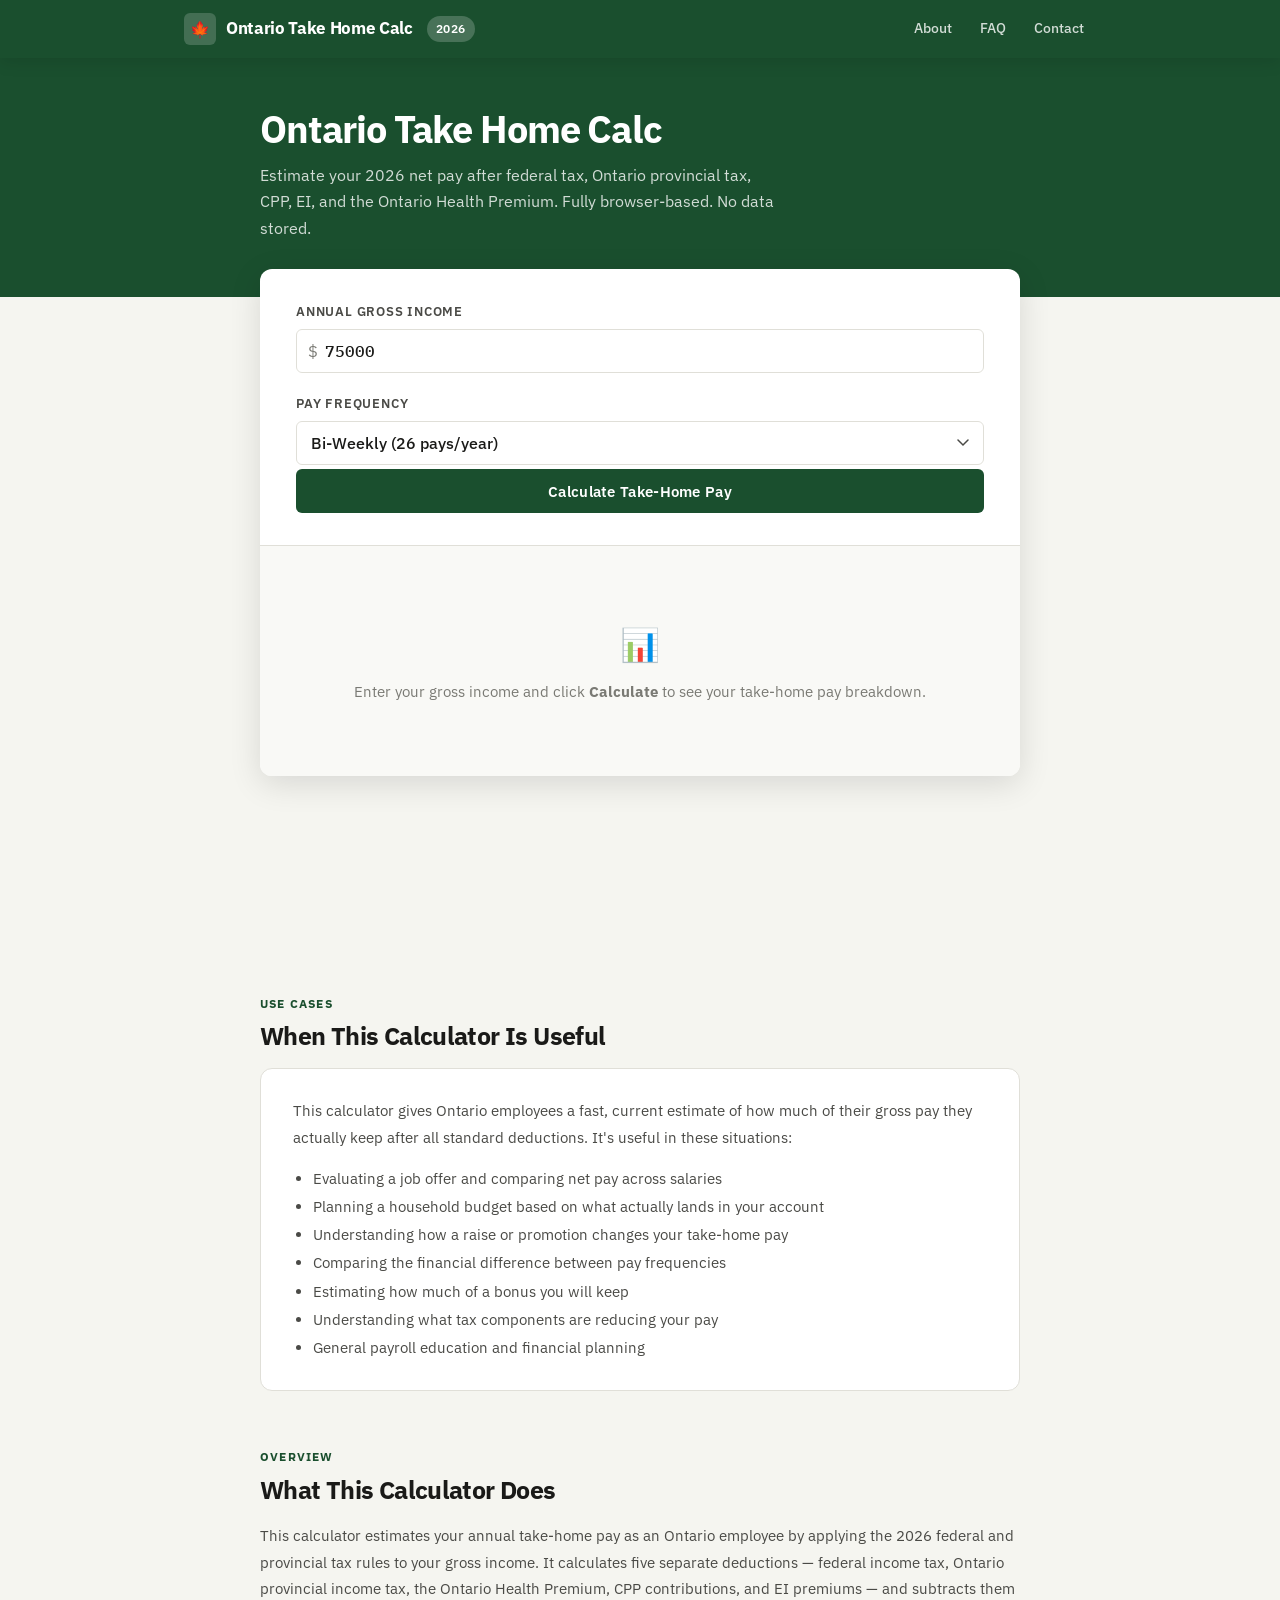
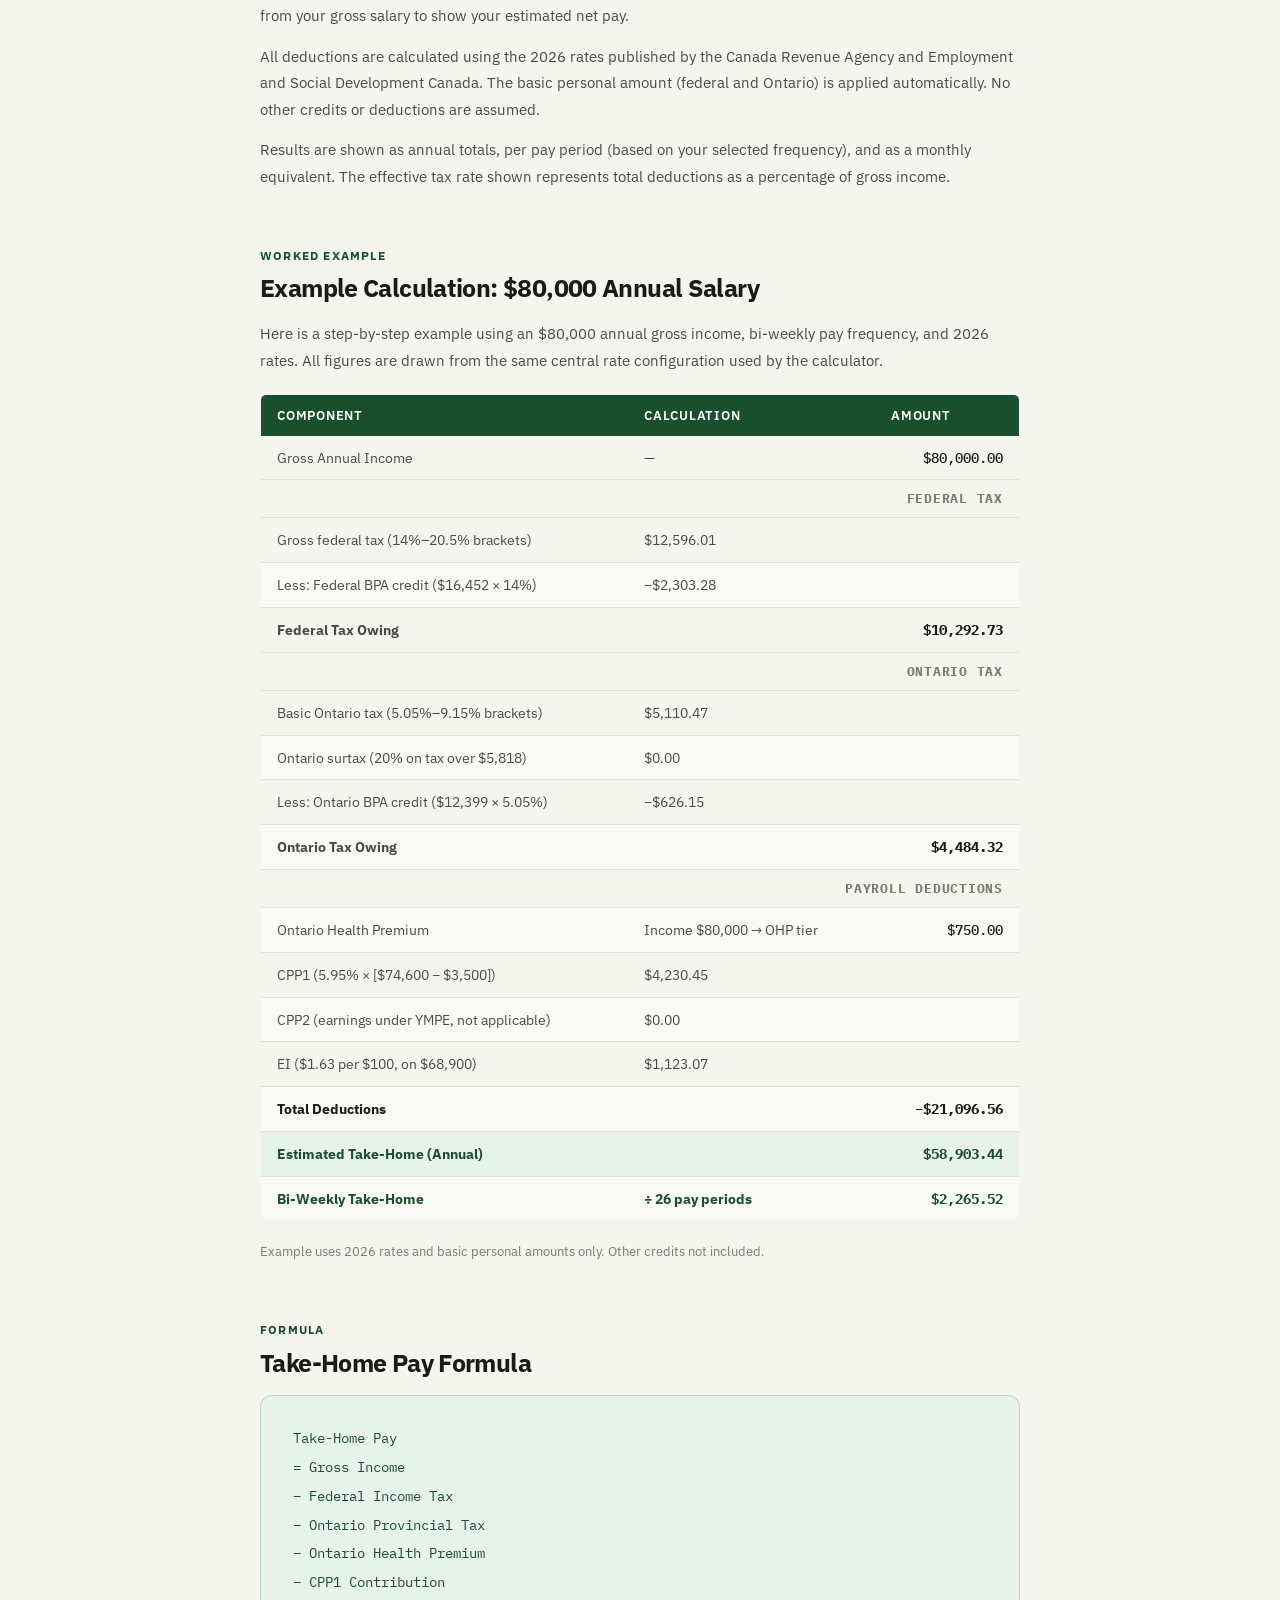
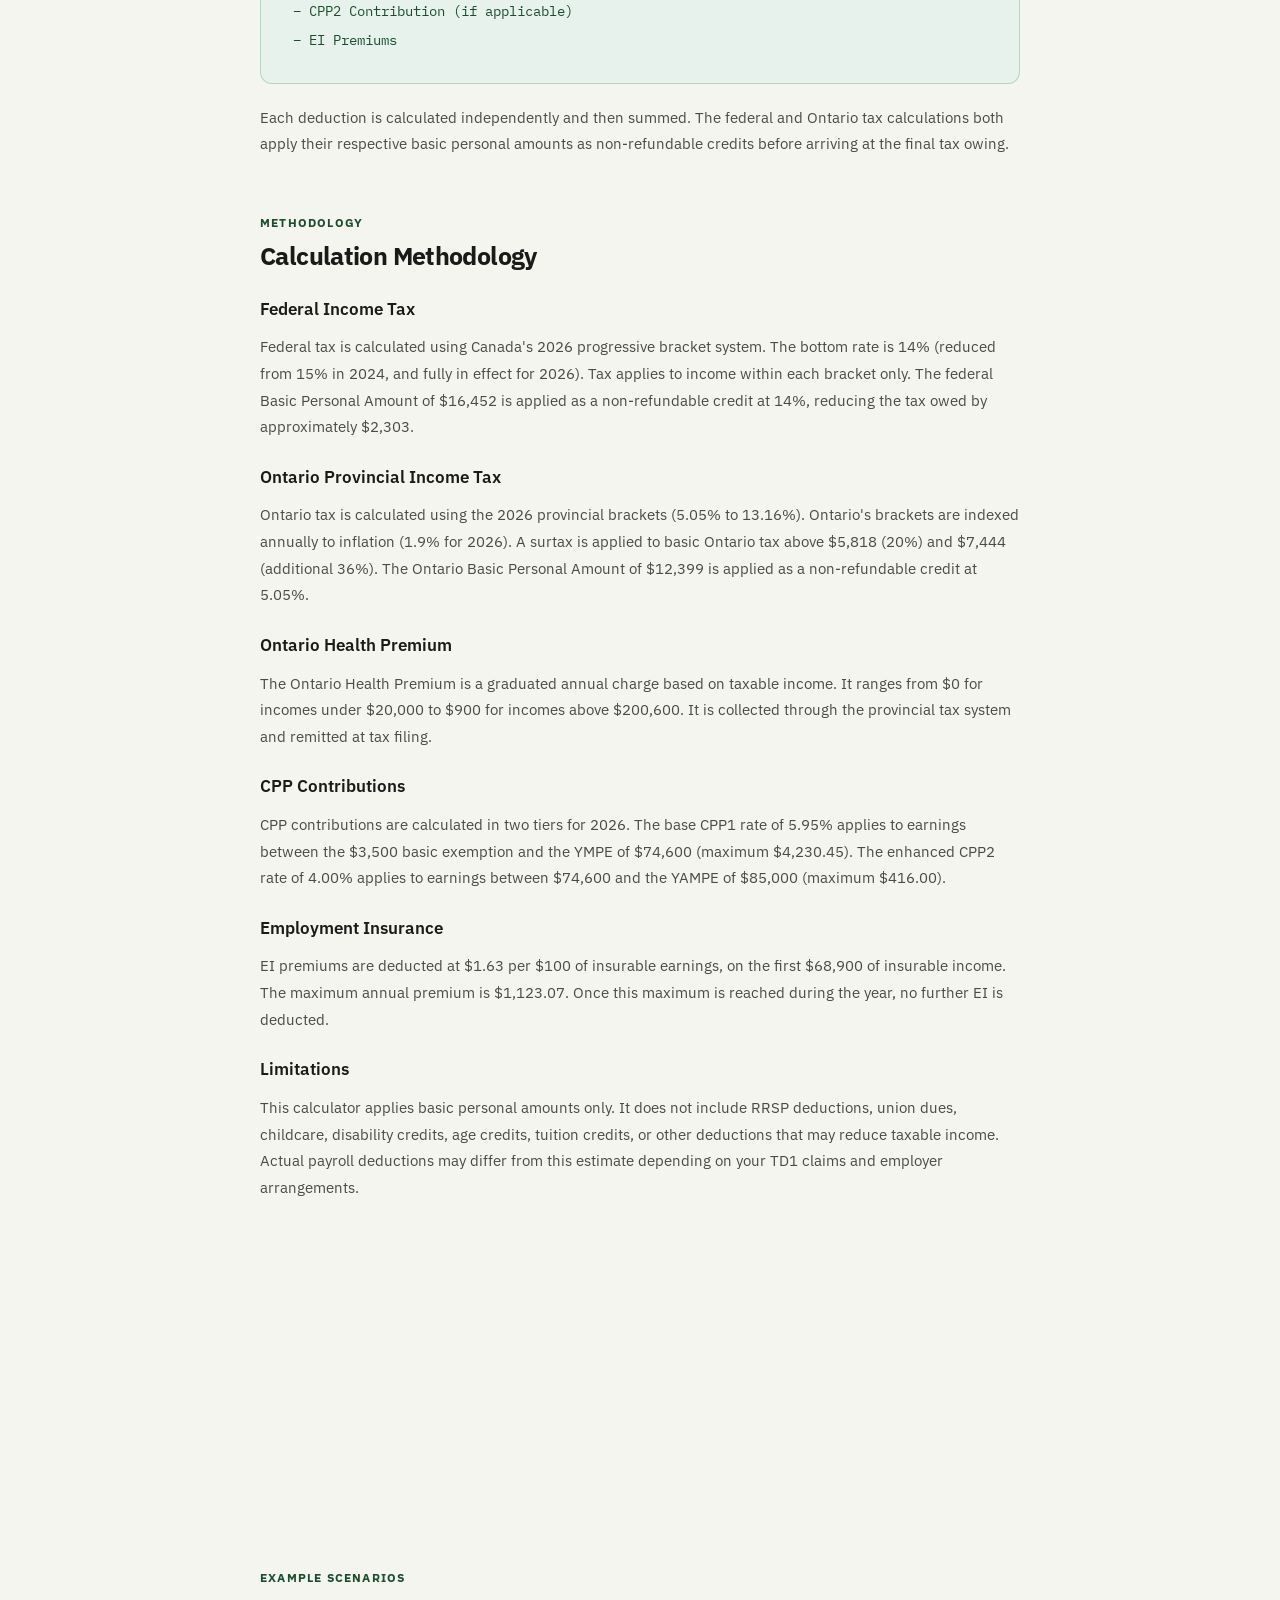
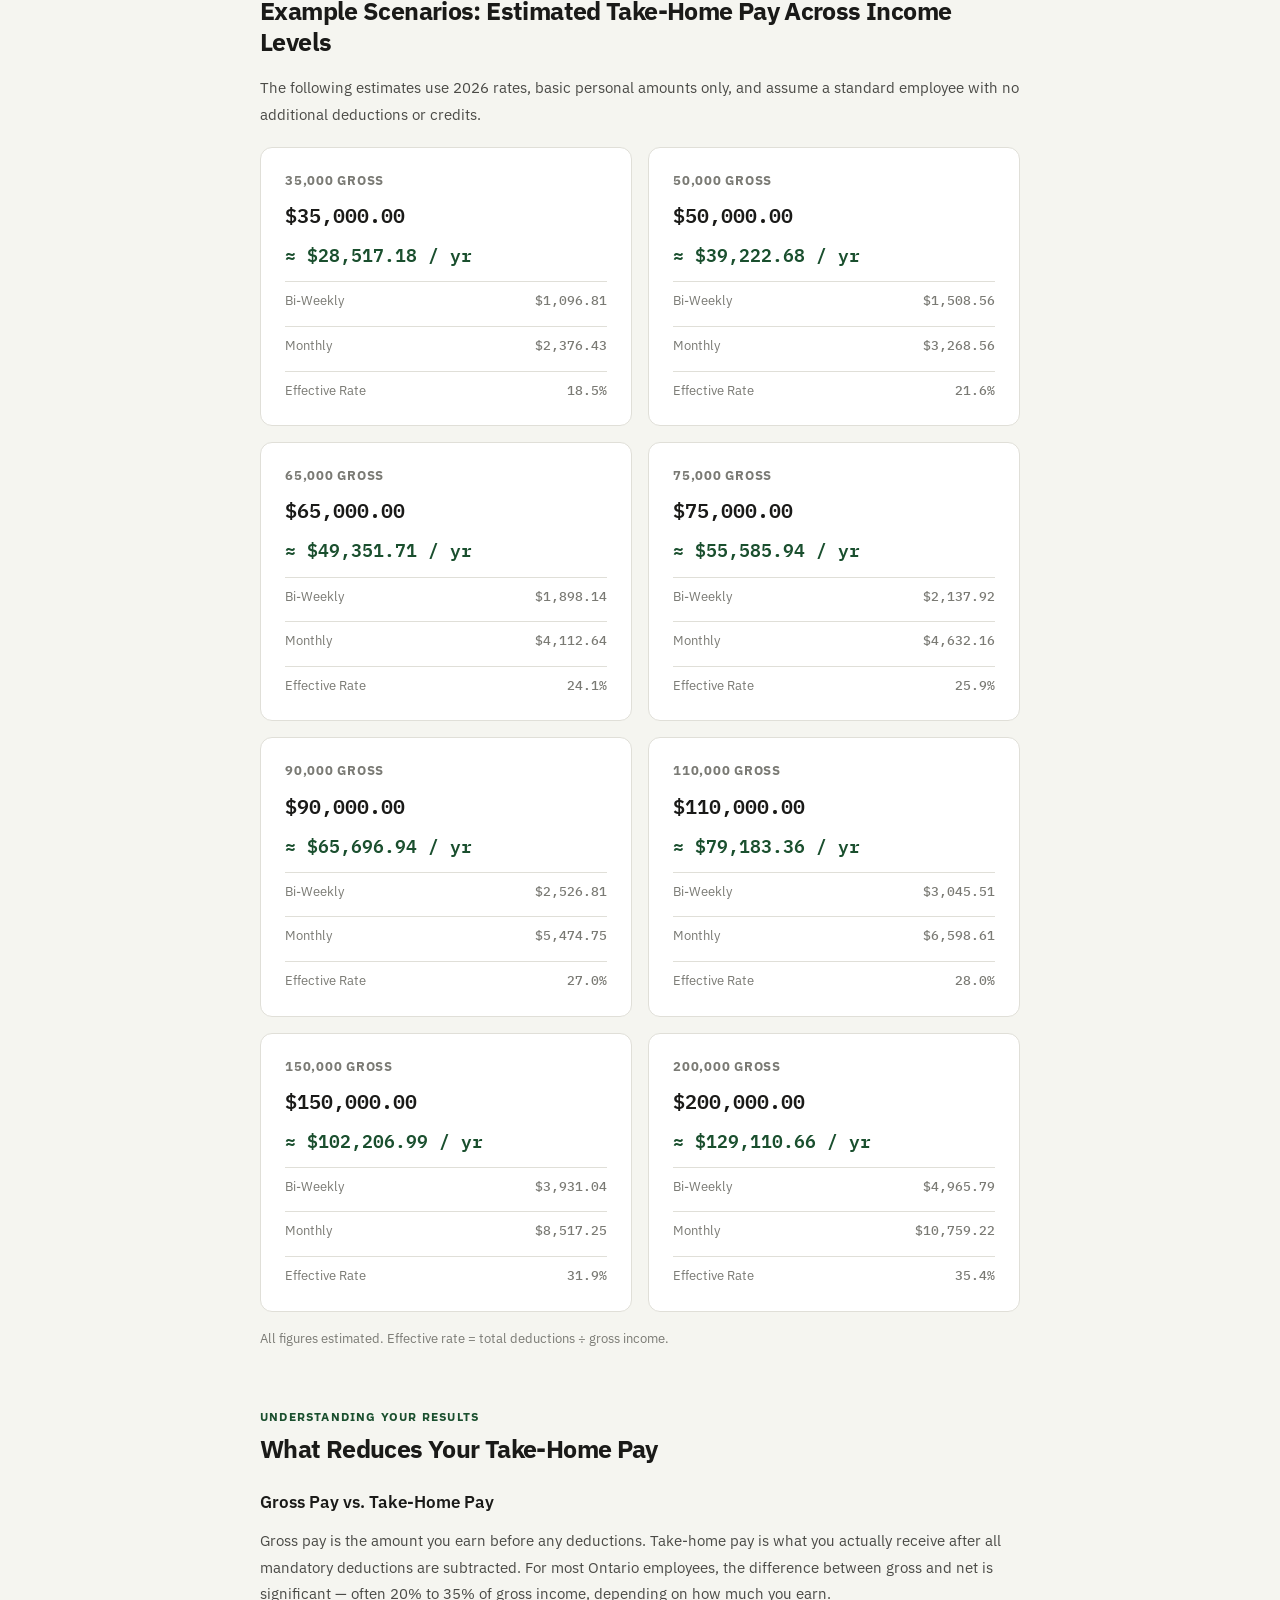
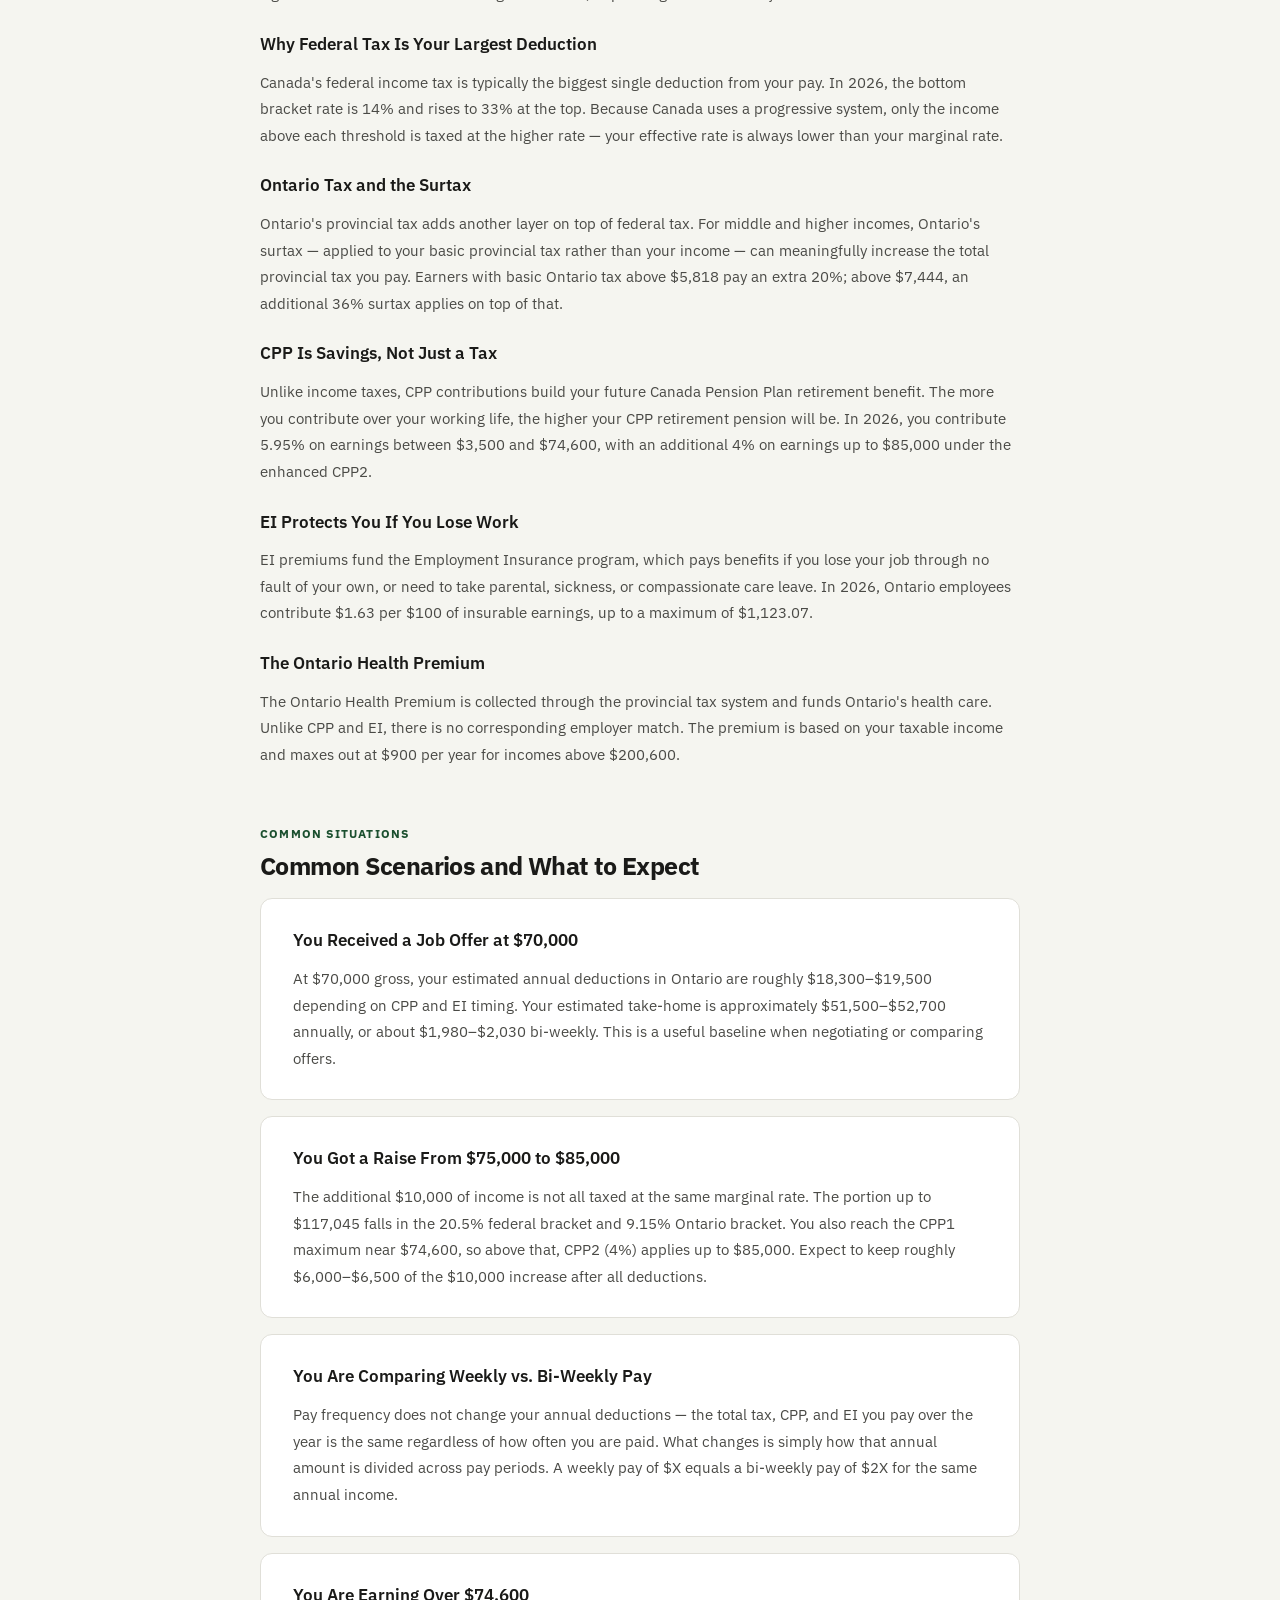
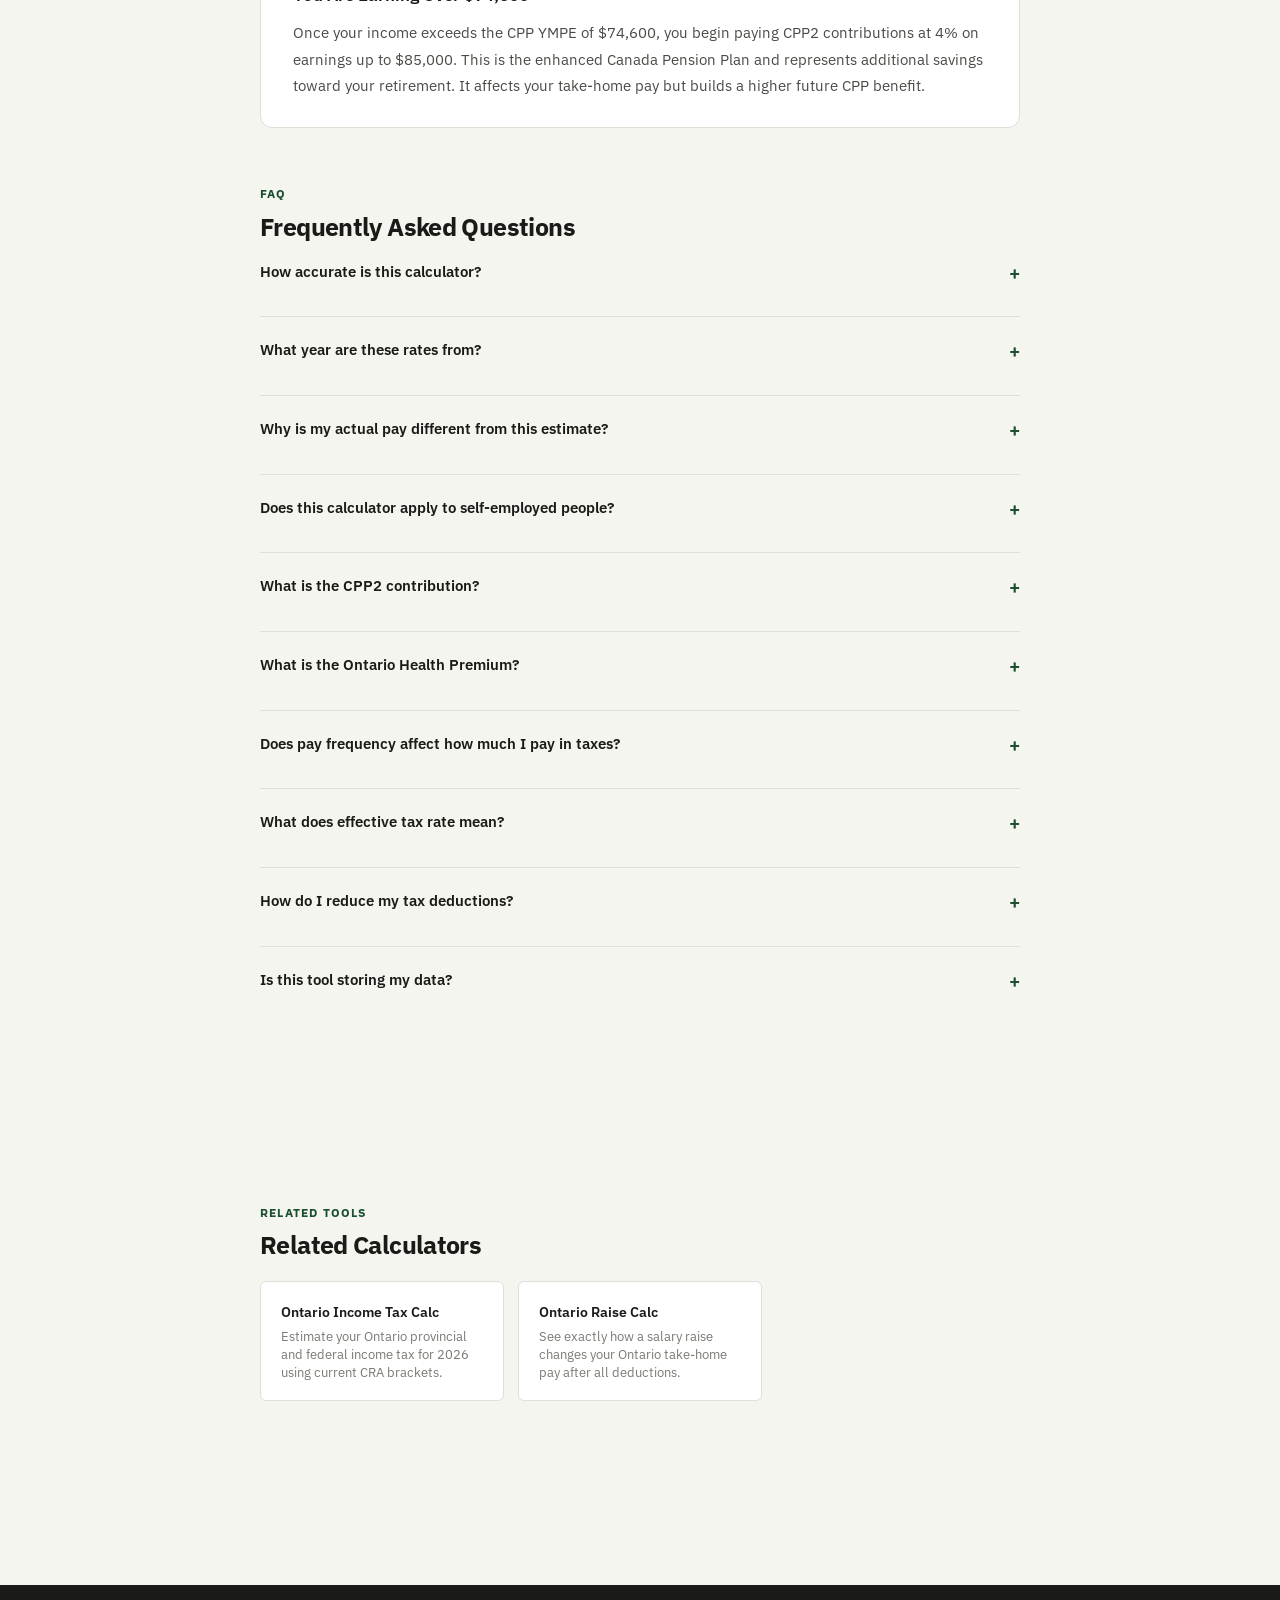
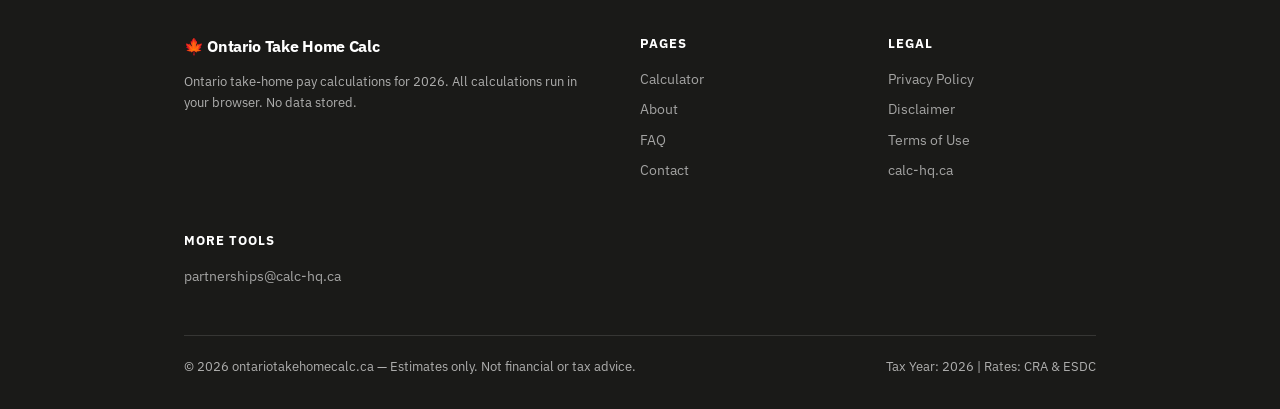
<file: index.html>
<!DOCTYPE html>
<html lang="en-CA">
<head>
  <meta charset="UTF-8">
  <meta name="viewport" content="width=device-width, initial-scale=1.0">
  <title>Ontario Take Home Calc | ontariotakehomecalc.ca</title>
  <meta name="description" content="Calculate your Ontario take-home pay for 2026. Estimates federal tax, Ontario provincial tax, CPP, EI, and Ontario Health Premium based on current 2026 rates.">
  <meta name="robots" content="index, follow">
  <link rel="canonical" href="https://ontariotakehomecalc.ca/">
  <link rel="stylesheet" href="css/style.css">
  <script type="application/ld+json">
  {
    "@context": "https://schema.org",
    "@type": "WebApplication",
    "name": "Ontario Take Home Calc",
    "url": "https://ontariotakehomecalc.ca/",
    "description": "A free browser-based tool to estimate Ontario take-home pay after federal tax, Ontario provincial tax, CPP, EI, and the Ontario Health Premium.",
    "applicationCategory": "FinanceApplication",
    "operatingSystem": "All",
    "browserRequirements": "Requires JavaScript",
    "offers": {
      "@type": "Offer",
      "price": "0",
      "priceCurrency": "CAD"
    }
  }
  </script>
  <!-- Google AdSense -->
  <script async src="https://pagead2.googlesyndication.com/pagead/js/adsbygoogle.js?client=ca-pub-7744853829365165" crossorigin="anonymous"></script>
</head>
<body>

<!-- HEADER -->
<header class="site-header">
  <div class="container">
    <div class="header-inner">
      <a href="/" class="logo">
        <span class="logo-icon">🍁</span>
        Ontario Take Home Calc
        <span class="year-badge">2026</span>
      </a>
      <nav class="header-nav">
        <a href="about.html">About</a>
        <a href="faq.html">FAQ</a>
        <a href="contact.html">Contact</a>
      </nav>
    </div>
  </div>
</header>

<!-- HERO -->
<section class="hero">
  <div class="container">
    <div class="content-width">
      <h1>Ontario Take Home Calc</h1>
      <p>Estimate your 2026 net pay after federal tax, Ontario provincial tax, CPP, EI, and the Ontario Health Premium. Fully browser-based. No data stored.</p>
    </div>
  </div>
</section>

<!-- CALCULATOR -->
<div class="container">
  <div class="content-width">
    <div class="calc-card" id="calculator">

      <!-- INPUTS -->
      <div class="calc-form-section">
        <div class="form-grid">
          <div class="form-group full">
            <label for="grossIncome">Annual Gross Income</label>
            <div class="input-prefix-wrap">
              <span class="input-prefix">$</span>
              <input type="number" id="grossIncome" min="0" max="2000000" step="1000" value="75000" placeholder="e.g. 75000">
            </div>
          </div>
          <div class="form-group full">
            <label for="payFrequency">Pay Frequency</label>
            <select id="payFrequency">
              <option value="weekly">Weekly (52 pays/year)</option>
              <option value="biweekly" selected>Bi-Weekly (26 pays/year)</option>
              <option value="semimonthly">Semi-Monthly (24 pays/year)</option>
              <option value="monthly">Monthly (12 pays/year)</option>
              <option value="annually">Annually (1 pay/year)</option>
            </select>
          </div>
        </div>
        <button class="calc-btn" id="calcBtn" onclick="runCalculator()">Calculate Take-Home Pay</button>
      </div>

      <!-- RESULTS -->
      <div class="calc-results-section" id="resultsSection">
        <div class="results-placeholder" id="resultsPlaceholder">
          <div style="font-size:2rem">📊</div>
          <p>Enter your gross income and click <strong>Calculate</strong> to see your take-home pay breakdown.</p>
        </div>
        <div id="resultsOutput" style="display:none">

          <div class="results-header">
            <div class="takehome-display">
              <div class="takehome-label">Estimated Take-Home Pay</div>
              <div class="takehome-amount" id="r-annualTakeHome">—</div>
              <div class="takehome-period" id="r-annualLabel">Annual</div>
            </div>
            <div class="effective-rate-chip" id="r-effectiveRate">—% effective rate</div>
          </div>

          <!-- Period comparison -->
          <div class="period-grid" id="r-periodGrid">
            <!-- populated by JS -->
          </div>

          <!-- Breakdown table -->
          <div class="results-breakdown" style="margin-top:24px">
            <div class="breakdown-row section-header">Income &amp; Deductions — Tax Year 2026</div>
            <div class="breakdown-row">
              <span class="breakdown-label">Gross Annual Income</span>
              <span class="breakdown-value" id="r-gross">—</span>
            </div>
            <div class="breakdown-row section-header">Federal</div>
            <div class="breakdown-row">
              <span class="breakdown-label">Federal Income Tax<br><span class="breakdown-sub">2026 brackets (14%–33%)</span></span>
              <span class="breakdown-value deduction-amount" id="r-federalTax">—</span>
            </div>
            <div class="breakdown-row section-header">Provincial</div>
            <div class="breakdown-row">
              <span class="breakdown-label">Ontario Provincial Tax<br><span class="breakdown-sub">2026 brackets (5.05%–13.16%) + surtax</span></span>
              <span class="breakdown-value deduction-amount" id="r-ontarioTax">—</span>
            </div>
            <div class="breakdown-row">
              <span class="breakdown-label">Ontario Health Premium<br><span class="breakdown-sub">Based on taxable income</span></span>
              <span class="breakdown-value deduction-amount" id="r-ohp">—</span>
            </div>
            <div class="breakdown-row section-header">Payroll Deductions</div>
            <div class="breakdown-row">
              <span class="breakdown-label">CPP1 Contribution<br><span class="breakdown-sub">5.95% on earnings $3,500–$74,600</span></span>
              <span class="breakdown-value deduction-amount" id="r-cpp1">—</span>
            </div>
            <div class="breakdown-row" id="r-cpp2row">
              <span class="breakdown-label">CPP2 Contribution<br><span class="breakdown-sub">4.00% on earnings $74,600–$85,000</span></span>
              <span class="breakdown-value deduction-amount" id="r-cpp2">—</span>
            </div>
            <div class="breakdown-row">
              <span class="breakdown-label">Employment Insurance (EI)<br><span class="breakdown-sub">$1.63 per $100, max $68,900 insurable</span></span>
              <span class="breakdown-value deduction-amount" id="r-ei">—</span>
            </div>
            <div class="breakdown-row total">
              <span class="breakdown-label">Total Deductions</span>
              <span class="breakdown-value deduction-amount" id="r-totalDeductions">—</span>
            </div>
            <div class="breakdown-row" style="background:var(--accent-light);">
              <span class="breakdown-label" style="font-weight:700;color:var(--accent)">Estimated Annual Take-Home</span>
              <span class="breakdown-value" style="font-weight:700;color:var(--accent);font-size:1.05rem" id="r-takeHomeBottom">—</span>
            </div>
          </div>

          <div class="disclaimer-note">
            ⚠️ <strong>Estimate only.</strong> This calculator uses 2026 federal and Ontario rates with the basic personal amount applied. It does not account for RRSP deductions, other tax credits, additional income sources, or employer-specific arrangements. For precise payroll calculations, consult a payroll professional or use CRA's Payroll Deductions Online Calculator.
          </div>
        </div>
      </div>
    </div>

    <!-- Ad unit -->
    <div class="ad-unit">
      <ins class="adsbygoogle" style="display:block;width:728px;height:90px;" data-ad-client="ca-pub-7744853829365165" data-ad-slot="auto" data-ad-format="horizontal"></ins>
    </div>

  </div><!-- end content-width -->
</div><!-- end container -->


<!-- AUTHORITY CONTENT -->
<div class="container page-content">
  <div class="content-width">

    <!-- WHEN THIS CALCULATOR IS USEFUL -->
    <section class="section">
      <div class="section-label">Use Cases</div>
      <h2>When This Calculator Is Useful</h2>
      <div class="info-box">
        <p>This calculator gives Ontario employees a fast, current estimate of how much of their gross pay they actually keep after all standard deductions. It's useful in these situations:</p>
        <ul style="padding-left:20px;margin-top:10px;color:var(--text-secondary);font-size:0.93rem;line-height:1.9">
          <li>Evaluating a job offer and comparing net pay across salaries</li>
          <li>Planning a household budget based on what actually lands in your account</li>
          <li>Understanding how a raise or promotion changes your take-home pay</li>
          <li>Comparing the financial difference between pay frequencies</li>
          <li>Estimating how much of a bonus you will keep</li>
          <li>Understanding what tax components are reducing your pay</li>
          <li>General payroll education and financial planning</li>
        </ul>
      </div>
    </section>

    <!-- WHAT THIS CALCULATOR DOES -->
    <section class="section">
      <div class="section-label">Overview</div>
      <h2>What This Calculator Does</h2>
      <p>This calculator estimates your annual take-home pay as an Ontario employee by applying the 2026 federal and provincial tax rules to your gross income. It calculates five separate deductions — federal income tax, Ontario provincial income tax, the Ontario Health Premium, CPP contributions, and EI premiums — and subtracts them from your gross salary to show your estimated net pay.</p>
      <p>All deductions are calculated using the 2026 rates published by the Canada Revenue Agency and Employment and Social Development Canada. The basic personal amount (federal and Ontario) is applied automatically. No other credits or deductions are assumed.</p>
      <p>Results are shown as annual totals, per pay period (based on your selected frequency), and as a monthly equivalent. The effective tax rate shown represents total deductions as a percentage of gross income.</p>
    </section>

    <!-- EXAMPLE CALCULATION -->
    <section class="section">
      <div class="section-label">Worked Example</div>
      <h2>Example Calculation: $80,000 Annual Salary</h2>
      <p>Here is a step-by-step example using an $80,000 annual gross income, bi-weekly pay frequency, and 2026 rates. All figures are drawn from the same central rate configuration used by the calculator.</p>

      <table class="example-table" id="exampleTable">
        <thead>
          <tr><th>Component</th><th>Calculation</th><th>Amount</th></tr>
        </thead>
        <tbody id="exampleBody">
          <!-- populated by JS from config -->
        </tbody>
      </table>
      <p style="font-size:0.82rem;color:var(--text-muted)">Example uses 2026 rates and basic personal amounts only. Other credits not included.</p>
    </section>

    <!-- FORMULA -->
    <section class="section">
      <div class="section-label">Formula</div>
      <h2>Take-Home Pay Formula</h2>
      <div class="info-box green">
        <p style="font-family:'IBM Plex Mono',monospace;font-size:0.9rem;line-height:2;color:var(--accent)">
          Take-Home Pay<br>
          = Gross Income<br>
          − Federal Income Tax<br>
          − Ontario Provincial Tax<br>
          − Ontario Health Premium<br>
          − CPP1 Contribution<br>
          − CPP2 Contribution (if applicable)<br>
          − EI Premiums
        </p>
      </div>
      <p>Each deduction is calculated independently and then summed. The federal and Ontario tax calculations both apply their respective basic personal amounts as non-refundable credits before arriving at the final tax owing.</p>
    </section>

    <!-- METHODOLOGY -->
    <section class="section">
      <div class="section-label">Methodology</div>
      <h2>Calculation Methodology</h2>

      <h3>Federal Income Tax</h3>
      <p>Federal tax is calculated using Canada's 2026 progressive bracket system. The bottom rate is 14% (reduced from 15% in 2024, and fully in effect for 2026). Tax applies to income within each bracket only. The federal Basic Personal Amount of $16,452 is applied as a non-refundable credit at 14%, reducing the tax owed by approximately $2,303.</p>

      <h3>Ontario Provincial Income Tax</h3>
      <p>Ontario tax is calculated using the 2026 provincial brackets (5.05% to 13.16%). Ontario's brackets are indexed annually to inflation (1.9% for 2026). A surtax is applied to basic Ontario tax above $5,818 (20%) and $7,444 (additional 36%). The Ontario Basic Personal Amount of $12,399 is applied as a non-refundable credit at 5.05%.</p>

      <h3>Ontario Health Premium</h3>
      <p>The Ontario Health Premium is a graduated annual charge based on taxable income. It ranges from $0 for incomes under $20,000 to $900 for incomes above $200,600. It is collected through the provincial tax system and remitted at tax filing.</p>

      <h3>CPP Contributions</h3>
      <p>CPP contributions are calculated in two tiers for 2026. The base CPP1 rate of 5.95% applies to earnings between the $3,500 basic exemption and the YMPE of $74,600 (maximum $4,230.45). The enhanced CPP2 rate of 4.00% applies to earnings between $74,600 and the YAMPE of $85,000 (maximum $416.00).</p>

      <h3>Employment Insurance</h3>
      <p>EI premiums are deducted at $1.63 per $100 of insurable earnings, on the first $68,900 of insurable income. The maximum annual premium is $1,123.07. Once this maximum is reached during the year, no further EI is deducted.</p>

      <h3>Limitations</h3>
      <p>This calculator applies basic personal amounts only. It does not include RRSP deductions, union dues, childcare, disability credits, age credits, tuition credits, or other deductions that may reduce taxable income. Actual payroll deductions may differ from this estimate depending on your TD1 claims and employer arrangements.</p>
    </section>

    <!-- Ad unit -->
    <div class="ad-unit">
      <ins class="adsbygoogle" style="display:block;width:336px;height:280px;" data-ad-client="ca-pub-7744853829365165" data-ad-slot="auto" data-ad-format="rectangle"></ins>
    </div>

    <!-- EXAMPLE SCENARIOS -->
    <section class="section">
      <div class="section-label">Example Scenarios</div>
      <h2>Example Scenarios: Estimated Take-Home Pay Across Income Levels</h2>
      <p>The following estimates use 2026 rates, basic personal amounts only, and assume a standard employee with no additional deductions or credits.</p>
      <div class="scenarios-grid" id="scenariosGrid">
        <!-- populated by JS -->
      </div>
      <p style="font-size:0.82rem;color:var(--text-muted);margin-top:16px">All figures estimated. Effective rate = total deductions ÷ gross income.</p>
    </section>

    <!-- UNDERSTANDING -->
    <section class="section">
      <div class="section-label">Understanding Your Results</div>
      <h2>What Reduces Your Take-Home Pay</h2>

      <h3>Gross Pay vs. Take-Home Pay</h3>
      <p>Gross pay is the amount you earn before any deductions. Take-home pay is what you actually receive after all mandatory deductions are subtracted. For most Ontario employees, the difference between gross and net is significant — often 20% to 35% of gross income, depending on how much you earn.</p>

      <h3>Why Federal Tax Is Your Largest Deduction</h3>
      <p>Canada's federal income tax is typically the biggest single deduction from your pay. In 2026, the bottom bracket rate is 14% and rises to 33% at the top. Because Canada uses a progressive system, only the income above each threshold is taxed at the higher rate — your effective rate is always lower than your marginal rate.</p>

      <h3>Ontario Tax and the Surtax</h3>
      <p>Ontario's provincial tax adds another layer on top of federal tax. For middle and higher incomes, Ontario's surtax — applied to your basic provincial tax rather than your income — can meaningfully increase the total provincial tax you pay. Earners with basic Ontario tax above $5,818 pay an extra 20%; above $7,444, an additional 36% surtax applies on top of that.</p>

      <h3>CPP Is Savings, Not Just a Tax</h3>
      <p>Unlike income taxes, CPP contributions build your future Canada Pension Plan retirement benefit. The more you contribute over your working life, the higher your CPP retirement pension will be. In 2026, you contribute 5.95% on earnings between $3,500 and $74,600, with an additional 4% on earnings up to $85,000 under the enhanced CPP2.</p>

      <h3>EI Protects You If You Lose Work</h3>
      <p>EI premiums fund the Employment Insurance program, which pays benefits if you lose your job through no fault of your own, or need to take parental, sickness, or compassionate care leave. In 2026, Ontario employees contribute $1.63 per $100 of insurable earnings, up to a maximum of $1,123.07.</p>

      <h3>The Ontario Health Premium</h3>
      <p>The Ontario Health Premium is collected through the provincial tax system and funds Ontario's health care. Unlike CPP and EI, there is no corresponding employer match. The premium is based on your taxable income and maxes out at $900 per year for incomes above $200,600.</p>
    </section>

    <!-- COMMON SCENARIOS -->
    <section class="section">
      <div class="section-label">Common Situations</div>
      <h2>Common Scenarios and What to Expect</h2>

      <div class="info-box" style="margin-bottom:16px">
        <h3 style="margin-top:0">You Received a Job Offer at $70,000</h3>
        <p>At $70,000 gross, your estimated annual deductions in Ontario are roughly $18,300–$19,500 depending on CPP and EI timing. Your estimated take-home is approximately $51,500–$52,700 annually, or about $1,980–$2,030 bi-weekly. This is a useful baseline when negotiating or comparing offers.</p>
      </div>

      <div class="info-box" style="margin-bottom:16px">
        <h3 style="margin-top:0">You Got a Raise From $75,000 to $85,000</h3>
        <p>The additional $10,000 of income is not all taxed at the same marginal rate. The portion up to $117,045 falls in the 20.5% federal bracket and 9.15% Ontario bracket. You also reach the CPP1 maximum near $74,600, so above that, CPP2 (4%) applies up to $85,000. Expect to keep roughly $6,000–$6,500 of the $10,000 increase after all deductions.</p>
      </div>

      <div class="info-box" style="margin-bottom:16px">
        <h3 style="margin-top:0">You Are Comparing Weekly vs. Bi-Weekly Pay</h3>
        <p>Pay frequency does not change your annual deductions — the total tax, CPP, and EI you pay over the year is the same regardless of how often you are paid. What changes is simply how that annual amount is divided across pay periods. A weekly pay of $X equals a bi-weekly pay of $2X for the same annual income.</p>
      </div>

      <div class="info-box">
        <h3 style="margin-top:0">You Are Earning Over $74,600</h3>
        <p>Once your income exceeds the CPP YMPE of $74,600, you begin paying CPP2 contributions at 4% on earnings up to $85,000. This is the enhanced Canada Pension Plan and represents additional savings toward your retirement. It affects your take-home pay but builds a higher future CPP benefit.</p>
      </div>
    </section>

    <!-- FAQ -->
    <section class="section">
      <div class="section-label">FAQ</div>
      <h2>Frequently Asked Questions</h2>
      <div id="faqList">
        <!-- populated by JS -->
      </div>
    </section>

    <!-- Ad unit -->
    <div class="ad-unit">
      <ins class="adsbygoogle" style="display:block;width:728px;height:90px;" data-ad-client="ca-pub-7744853829365165" data-ad-slot="auto" data-ad-format="horizontal"></ins>
    </div>

    <!-- RELATED CALCULATORS -->
    <section class="section">
      <div class="section-label">Related Tools</div>
      <h2>Related Calculators</h2>
      <div class="related-grid" id="relatedGrid">
        <!-- populated by JS -->
      </div>
    </section>

  </div>
</div>

<!-- FOOTER -->
<footer class="site-footer">
  <div class="container">
    <div class="footer-grid">
      <div class="footer-brand">
        <div class="logo">🍁 Ontario Take Home Calc</div>
        <p>Ontario take-home pay calculations for 2026. All calculations run in your browser. No data stored.</p>
      </div>
      <div class="footer-col">
        <h4>Pages</h4>
        <a href="/">Calculator</a>
        <a href="about.html">About</a>
        <a href="faq.html">FAQ</a>
        <a href="contact.html">Contact</a>
      </div>
      <div class="footer-col">
        <h4>Legal</h4>
        <a href="privacy-policy.html">Privacy Policy</a>
        <a href="disclaimer.html">Disclaimer</a>
        <a href="terms.html">Terms of Use</a>
        <a href="https://calc-hq.ca" target="_blank" rel="noopener">calc-hq.ca</a>
      </div>
      <div class="footer-col">
        <h4>More Tools</h4>
        <a href="mailto:partnerships@calc-hq.ca">partnerships@calc-hq.ca</a>
      </div>
    </div>
    <div class="footer-bottom">
      <span>© 2026 ontariotakehomecalc.ca — Estimates only. Not financial or tax advice.</span>
      <span>Tax Year: 2026 | Rates: CRA &amp; ESDC</span>
    </div>
  </div>
</footer>

<script src="js/network.js"></script>
<script src="js/ads.js"></script>
<script src="js/config.js"></script>
<script src="js/calculator.js"></script>
<script>
// ─── UI CONTROLLER ────────────────────────────────────────────────────────────

function runCalculator() {
  const gross = parseFloat(document.getElementById('grossIncome').value) || 0;
  const freq  = document.getElementById('payFrequency').value;

  if (gross <= 0) {
    alert('Please enter a gross income greater than $0.');
    return;
  }
  if (gross > 2000000) {
    alert('Please enter an income under $2,000,000.');
    return;
  }

  const r = calculateTakeHome(gross, freq);
  displayResults(r);
}

function displayResults(r) {
  document.getElementById('resultsPlaceholder').style.display = 'none';
  document.getElementById('resultsOutput').style.display = 'block';

  document.getElementById('r-annualTakeHome').textContent = fmt(r.annualTakeHome);
  document.getElementById('r-annualLabel').textContent = 'Per Year (estimated)';
  document.getElementById('r-effectiveRate').textContent = fmtPct(r.effectiveRate) + ' effective rate';

  document.getElementById('r-gross').textContent = fmt(r.grossAnnual);
  document.getElementById('r-federalTax').textContent = '−' + fmt(r.federalTax);
  document.getElementById('r-ontarioTax').textContent = '−' + fmt(r.ontarioTax);
  document.getElementById('r-ohp').textContent = '−' + fmt(r.ohp);
  document.getElementById('r-cpp1').textContent = '−' + fmt(r.cpp1);
  document.getElementById('r-cpp2').textContent = '−' + fmt(r.cpp2);
  document.getElementById('r-ei').textContent = '−' + fmt(r.ei);
  document.getElementById('r-totalDeductions').textContent = '−' + fmt(r.totalDeductions);
  document.getElementById('r-takeHomeBottom').textContent = fmt(r.annualTakeHome);

  // Show/hide CPP2 row
  document.getElementById('r-cpp2row').style.display = r.cpp2 > 0 ? 'flex' : 'none';

  // Period grid
  const grid = document.getElementById('r-periodGrid');
  const freqLabel = TAX_CONFIG.payFrequencies[document.getElementById('payFrequency').value].label;
  grid.innerHTML = `
    <div class="period-card highlight">
      <div class="period-card-label">${freqLabel}</div>
      <div class="period-card-amount">${fmt(r.perPeriodNet)}</div>
      <div class="period-card-sub">per pay period</div>
    </div>
    <div class="period-card">
      <div class="period-card-label">Monthly</div>
      <div class="period-card-amount">${fmt(r.monthlyNet)}</div>
      <div class="period-card-sub">per month</div>
    </div>
    <div class="period-card">
      <div class="period-card-label">Annual</div>
      <div class="period-card-amount">${fmt(r.annualTakeHome)}</div>
      <div class="period-card-sub">per year</div>
    </div>
  `;

  // Scroll to results
  document.getElementById('resultsSection').scrollIntoView({ behavior: 'smooth', block: 'nearest' });
}

// ─── EXAMPLE TABLE (uses config) ─────────────────────────────────────────────
function buildExampleTable() {
  const exGross = 80000;
  const r = calculateTakeHome(exGross, 'biweekly');
  const body = document.getElementById('exampleBody');

  const cfg = TAX_CONFIG;
  const federalBPA = calcFederalBPA(exGross);
  const federalGrossTax = calcProgressiveTax(exGross, cfg.federal.brackets);
  const federalCredit = federalBPA * cfg.federal.creditRate;
  const ontarioGrossTax = calcProgressiveTax(exGross, cfg.ontario.brackets);
  const ontarioCredit = cfg.ontario.bpa * cfg.ontario.creditRate;
  const ontarioSurtax = calcOntarioSurtax(ontarioGrossTax);

  body.innerHTML = `
    <tr><td>Gross Annual Income</td><td>—</td><td>${fmt(exGross)}</td></tr>
    <tr><td colspan="3" style="font-weight:700;background:#f5f5f0;padding:8px 16px;font-size:0.8rem;text-transform:uppercase;letter-spacing:0.06em;color:#7a7a74">Federal Tax</td></tr>
    <tr><td>Gross federal tax (14%–20.5% brackets)</td><td>${fmt(federalGrossTax)}</td><td></td></tr>
    <tr><td>Less: Federal BPA credit ($${cfg.federal.bpa.toLocaleString()} × 14%)</td><td>−${fmt(federalCredit)}</td><td></td></tr>
    <tr><td><strong>Federal Tax Owing</strong></td><td></td><td><strong>${fmt(r.federalTax)}</strong></td></tr>
    <tr><td colspan="3" style="font-weight:700;background:#f5f5f0;padding:8px 16px;font-size:0.8rem;text-transform:uppercase;letter-spacing:0.06em;color:#7a7a74">Ontario Tax</td></tr>
    <tr><td>Basic Ontario tax (5.05%–9.15% brackets)</td><td>${fmt(ontarioGrossTax)}</td><td></td></tr>
    <tr><td>Ontario surtax (20% on tax over $${cfg.ontario.surtax.threshold1.toLocaleString()})</td><td>${fmt(ontarioSurtax)}</td><td></td></tr>
    <tr><td>Less: Ontario BPA credit ($${cfg.ontario.bpa.toLocaleString()} × 5.05%)</td><td>−${fmt(ontarioCredit)}</td><td></td></tr>
    <tr><td><strong>Ontario Tax Owing</strong></td><td></td><td><strong>${fmt(r.ontarioTax)}</strong></td></tr>
    <tr><td colspan="3" style="font-weight:700;background:#f5f5f0;padding:8px 16px;font-size:0.8rem;text-transform:uppercase;letter-spacing:0.06em;color:#7a7a74">Payroll Deductions</td></tr>
    <tr><td>Ontario Health Premium</td><td>Income $${exGross.toLocaleString()} → OHP tier</td><td>${fmt(r.ohp)}</td></tr>
    <tr><td>CPP1 (5.95% × [$${cfg.cpp.ympe.toLocaleString()} − $${cfg.cpp.basicExemption.toLocaleString()}])</td><td>${fmt(r.cpp1)}</td><td></td></tr>
    <tr><td>CPP2 (earnings under YMPE, not applicable)</td><td>$0.00</td><td></td></tr>
    <tr><td>EI ($1.63 per $100, on $${Math.min(exGross, cfg.ei.mie).toLocaleString()})</td><td>${fmt(r.ei)}</td><td></td></tr>
    <tr class="table-total"><td><strong>Total Deductions</strong></td><td></td><td><strong>−${fmt(r.totalDeductions)}</strong></td></tr>
    <tr class="table-result"><td><strong>Estimated Take-Home (Annual)</strong></td><td></td><td><strong>${fmt(r.annualTakeHome)}</strong></td></tr>
    <tr class="table-result"><td><strong>Bi-Weekly Take-Home</strong></td><td>÷ 26 pay periods</td><td><strong>${fmt(r.perPeriodNet)}</strong></td></tr>
  `;
}

// ─── SCENARIOS (uses config) ─────────────────────────────────────────────────
function buildScenarios() {
  const incomes = [35000, 50000, 65000, 75000, 90000, 110000, 150000, 200000];
  const grid = document.getElementById('scenariosGrid');
  grid.innerHTML = '';

  incomes.forEach(inc => {
    const r = calculateTakeHome(inc, 'biweekly');
    const card = document.createElement('div');
    card.className = 'scenario-card';
    card.innerHTML = `
      <div class="scenario-title">${inc >= 100000 ? inc.toLocaleString() : inc.toLocaleString()} gross</div>
      <div class="scenario-income">${fmt(inc)}</div>
      <div class="scenario-net">≈ ${fmt(r.annualTakeHome)} / yr</div>
      <div class="scenario-row">
        <span>Bi-Weekly</span>
        <span>${fmt(r.perPeriodNet)}</span>
      </div>
      <div class="scenario-row">
        <span>Monthly</span>
        <span>${fmt(r.monthlyNet)}</span>
      </div>
      <div class="scenario-row">
        <span>Effective Rate</span>
        <span>${fmtPct(r.effectiveRate)}</span>
      </div>
    `;
    grid.appendChild(card);
  });
}

// ─── FAQ ─────────────────────────────────────────────────────────────────────
const faqs = [
  {
    q: "How accurate is this calculator?",
    a: "This calculator provides a close estimate for most Ontario employees with straightforward payroll situations. It uses 2026 CRA-published rates and applies the basic personal amount only. Results may differ from your actual payslip if you have RRSP deductions, additional TD1 claims, union dues, employer benefits, or multiple income sources."
  },
  {
    q: `What year are these rates from?`,
    a: `All rates, brackets, and thresholds in this calculator are for the ${TAX_CONFIG.taxYear} tax year, based on information published by the Canada Revenue Agency and Employment and Social Development Canada.`
  },
  {
    q: "Why is my actual pay different from this estimate?",
    a: "Your employer calculates payroll deductions per pay period using CRA payroll tables, which may produce slightly different results than an annualized estimate. Your TD1 claims (additional personal credits), employer benefit deductions, union dues, or pension plan contributions will also reduce your take-home pay beyond what this calculator shows."
  },
  {
    q: "Does this calculator apply to self-employed people?",
    a: "No. This calculator is designed for employees. Self-employed individuals pay both the employee and employer share of CPP (11.9% on pensionable earnings), do not have EI deducted unless they opt in, and have different tax filing obligations. A different tool is appropriate for self-employment income."
  },
  {
    q: `What is the CPP2 contribution?`,
    a: `CPP2 is the enhanced second tier of Canada Pension Plan contributions. For ${TAX_CONFIG.taxYear}, it applies to employment earnings between $${TAX_CONFIG.cpp.ympe.toLocaleString()} and $${TAX_CONFIG.cpp.yampe.toLocaleString()}, at a rate of ${TAX_CONFIG.cpp.rate2 * 100}%. The maximum CPP2 employee contribution is $${TAX_CONFIG.cpp.maxContribution2.toFixed(2)}. It builds a higher CPP retirement benefit.`
  },
  {
    q: "What is the Ontario Health Premium?",
    a: `The Ontario Health Premium is an annual charge collected through the provincial tax system. It applies to residents with taxable income over $20,000. The premium ranges from $0 to $${TAX_CONFIG.ohp[TAX_CONFIG.ohp.length - 1].calc().toString() === "0" ? 900 : 900}, depending on income. It is not a payroll deduction per period — it is settled at tax filing.`
  },
  {
    q: "Does pay frequency affect how much I pay in taxes?",
    a: "No. Your total annual deductions are the same regardless of how often you are paid. Pay frequency only affects how those annual deductions are spread across your paycheques. Weekly, bi-weekly, semi-monthly, and monthly pay all result in the same annual total."
  },
  {
    q: "What does effective tax rate mean?",
    a: "Your effective rate is the total of all your deductions (taxes + CPP + EI) divided by your gross income. It tells you what percentage of your gross pay you are not keeping. Your marginal rate is the rate that applies to your last dollar of income, which is always higher than your effective rate."
  },
  {
    q: "How do I reduce my tax deductions?",
    a: "The most common way to reduce income tax deductions is to contribute to an RRSP. RRSP contributions reduce your taxable income dollar-for-dollar, which can lower both federal and Ontario tax. Other non-refundable credits (childcare, medical, tuition) can also reduce your annual tax, though they are typically settled at tax filing rather than through payroll."
  },
  {
    q: "Is this tool storing my data?",
    a: "No. This calculator runs entirely in your browser. Your income and results are never sent to any server. No account is required. No data is saved or stored."
  }
];

function buildFAQ() {
  const list = document.getElementById('faqList');
  list.innerHTML = '';
  faqs.forEach(item => {
    const div = document.createElement('div');
    div.className = 'faq-item';
    div.innerHTML = `
      <div class="faq-q" onclick="toggleFAQ(this.parentElement)">${item.q}</div>
      <div class="faq-a">${item.a}</div>
    `;
    list.appendChild(div);
  });
}

function toggleFAQ(el) {
  el.classList.toggle('open');
}

// ─── RELATED TOOLS (driven by network.js) ─────────────────────────────────────
function buildRelatedTools() {
  const grid = document.getElementById('relatedGrid');
  if (!grid) return;
  grid.innerHTML = '';
  if (typeof NETWORK_TOOLS === 'undefined') return;
  const thisSite = 'ontariotakehomecalc.ca';
  const tools = NETWORK_TOOLS.filter(t => t.live === true && !t.url.includes(thisSite));
  if (tools.length === 0) {
    grid.innerHTML = '<p style="color:var(--text-muted);font-size:0.9rem">No related tools available.</p>';
    return;
  }
  tools.forEach(tool => {
    const a = document.createElement('a');
    a.className = 'related-card';
    a.href = tool.url;
    a.target = '_blank';
    a.rel = 'noopener';
    a.innerHTML = `
      <div class="related-card-title">${tool.name}</div>
      <div class="related-card-desc">${tool.desc}</div>
    `;
    grid.appendChild(a);
  });
}

// ─── INIT ─────────────────────────────────────────────────────────────────────
document.addEventListener('DOMContentLoaded', () => {
  const fy = document.getElementById('footerYear'); if (fy) fy.textContent = TAX_CONFIG.taxYear;
  buildExampleTable();
  buildScenarios();
  buildFAQ();
  buildRelatedTools();

  // Auto-run on income input change
  document.getElementById('grossIncome').addEventListener('keydown', e => {
    if (e.key === 'Enter') runCalculator();
  });
  document.getElementById('payFrequency').addEventListener('change', () => {
    const val = parseFloat(document.getElementById('grossIncome').value);
    if (val > 0) runCalculator();
  });
});

// Ads
(adsbygoogle = window.adsbygoogle || []).push({});
(adsbygoogle = window.adsbygoogle || []).push({});
(adsbygoogle = window.adsbygoogle || []).push({});
</script>
</body>
</html>
</file>
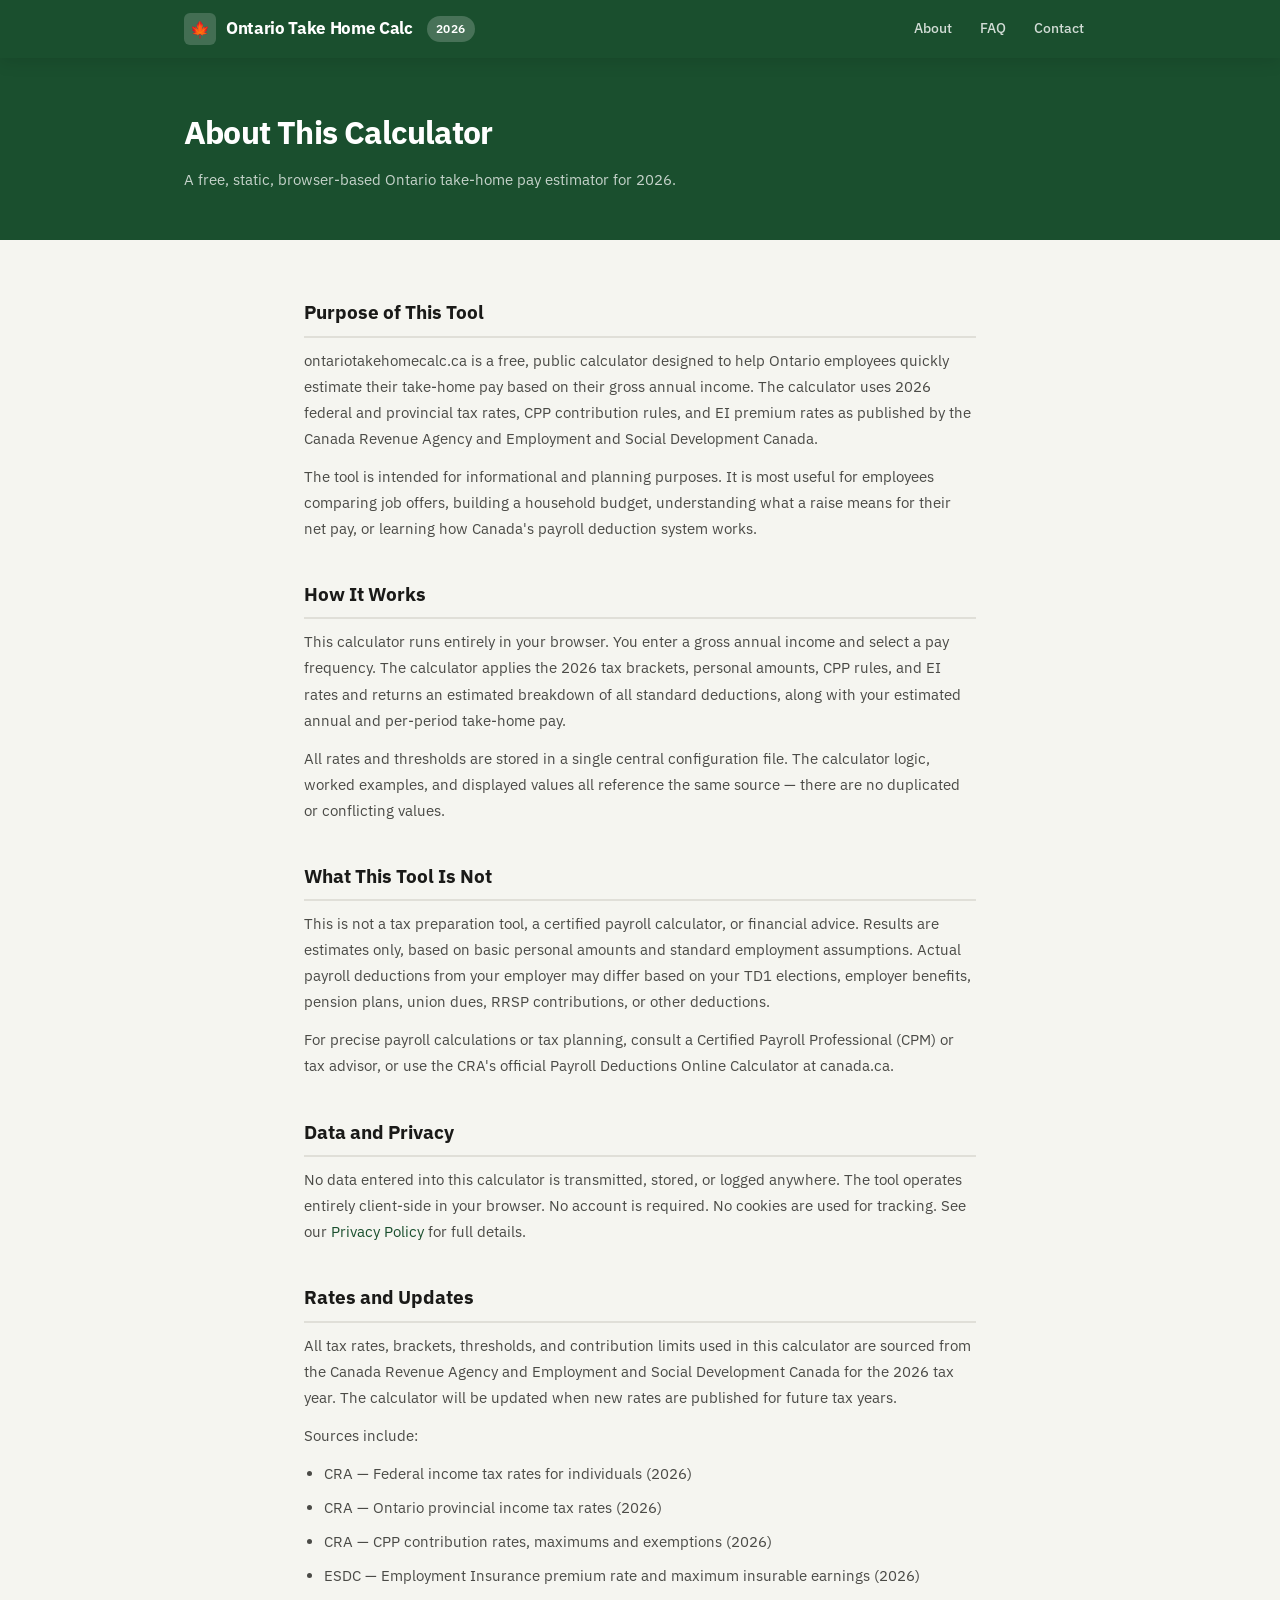
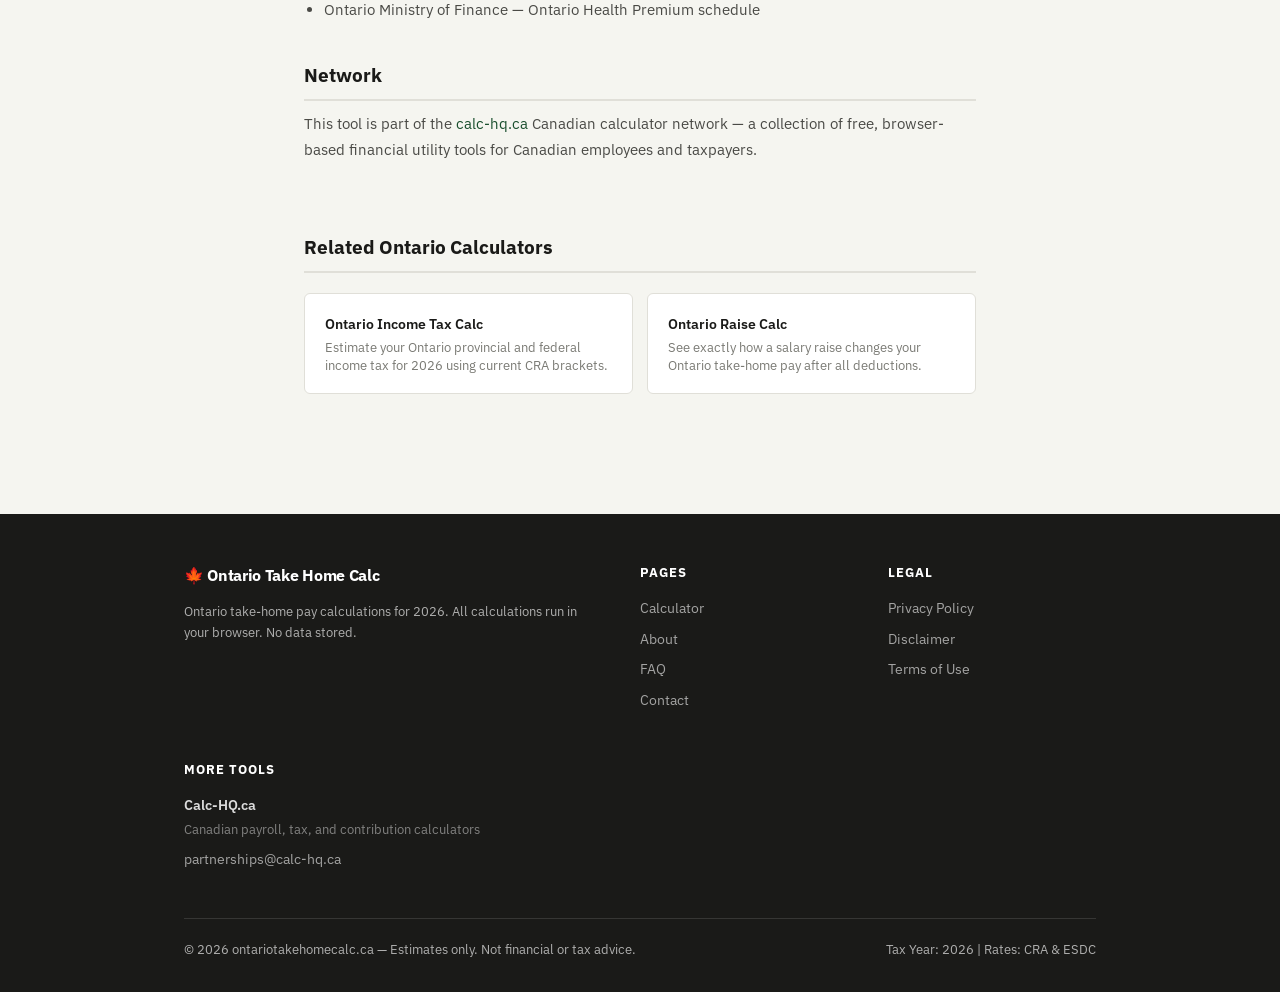
<file: about.html>
<!DOCTYPE html>
<html lang="en-CA">
<head>
  <meta charset="UTF-8">
  <meta name="viewport" content="width=device-width, initial-scale=1.0">
  <title>About | Ontario Take Home Calc</title>
  <meta name="description" content="About ontariotakehomecalc.ca — a free, browser-based Ontario take-home pay calculator using current 2026 tax rates.">
  <link rel="canonical" href="https://ontariotakehomecalc.ca/about.html">
  <link rel="stylesheet" href="css/style.css">
  <script async src="https://pagead2.googlesyndication.com/pagead/js/adsbygoogle.js?client=ca-pub-7744853829365165" crossorigin="anonymous"></script>
  <script type="application/ld+json">
  {
    "@context": "https://schema.org",
    "@type": "WebPage",
    "name": "About | Ontario Take Home Calc",
    "url": "https://ontariotakehomecalc.ca/about.html",
    "description": "About Ontario Take Home Calc — a free, browser-based Ontario take-home pay estimator using 2026 CRA tax rates.",
    "isPartOf": {
      "@type": "WebSite",
      "name": "Ontario Take Home Calc",
      "url": "https://ontariotakehomecalc.ca/"
    }
  }
  </script>
</head>
<body>

<header class="site-header">
  <div class="container">
    <div class="header-inner">
      <a href="/" class="logo"><span class="logo-icon">🍁</span> Ontario Take Home Calc <span class="year-badge">2026</span></a>
      <nav class="header-nav">
        <a href="about.html">About</a>
        <a href="faq.html">FAQ</a>
        <a href="contact.html">Contact</a>
      </nav>
    </div>
  </div>
</header>

<section class="page-hero">
  <div class="container">
    <h1>About This Calculator</h1>
    <p>A free, static, browser-based Ontario take-home pay estimator for 2026.</p>
  </div>
</section>

<div class="page-body">

  <h2>Purpose of This Tool</h2>
  <p>ontariotakehomecalc.ca is a free, public calculator designed to help Ontario employees quickly estimate their take-home pay based on their gross annual income. The calculator uses 2026 federal and provincial tax rates, CPP contribution rules, and EI premium rates as published by the Canada Revenue Agency and Employment and Social Development Canada.</p>
  <p>The tool is intended for informational and planning purposes. It is most useful for employees comparing job offers, building a household budget, understanding what a raise means for their net pay, or learning how Canada's payroll deduction system works.</p>

  <h2>How It Works</h2>
  <p>This calculator runs entirely in your browser. You enter a gross annual income and select a pay frequency. The calculator applies the 2026 tax brackets, personal amounts, CPP rules, and EI rates and returns an estimated breakdown of all standard deductions, along with your estimated annual and per-period take-home pay.</p>
  <p>All rates and thresholds are stored in a single central configuration file. The calculator logic, worked examples, and displayed values all reference the same source — there are no duplicated or conflicting values.</p>

  <h2>What This Tool Is Not</h2>
  <p>This is not a tax preparation tool, a certified payroll calculator, or financial advice. Results are estimates only, based on basic personal amounts and standard employment assumptions. Actual payroll deductions from your employer may differ based on your TD1 elections, employer benefits, pension plans, union dues, RRSP contributions, or other deductions.</p>
  <p>For precise payroll calculations or tax planning, consult a Certified Payroll Professional (CPM) or tax advisor, or use the CRA's official Payroll Deductions Online Calculator at canada.ca.</p>

  <h2>Data and Privacy</h2>
  <p>No data entered into this calculator is transmitted, stored, or logged anywhere. The tool operates entirely client-side in your browser. No account is required. No cookies are used for tracking. See our <a href="privacy-policy.html">Privacy Policy</a> for full details.</p>

  <h2>Rates and Updates</h2>
  <p>All tax rates, brackets, thresholds, and contribution limits used in this calculator are sourced from the Canada Revenue Agency and Employment and Social Development Canada for the 2026 tax year. The calculator will be updated when new rates are published for future tax years.</p>
  <p>Sources include:</p>
  <ul>
    <li>CRA — Federal income tax rates for individuals (2026)</li>
    <li>CRA — Ontario provincial income tax rates (2026)</li>
    <li>CRA — CPP contribution rates, maximums and exemptions (2026)</li>
    <li>ESDC — Employment Insurance premium rate and maximum insurable earnings (2026)</li>
    <li>Ontario Ministry of Finance — Ontario Health Premium schedule</li>
  </ul>

  <h2>Network</h2>
  <p>This tool is part of the <a href="https://calc-hq.ca" target="_blank" rel="noopener">calc-hq.ca</a> Canadian calculator network — a collection of free, browser-based financial utility tools for Canadian employees and taxpayers.</p>

</div>

<!-- RELATED TOOLS (Ontario cluster — driven by network.js) -->
<section class="related-tools-section">
  <div class="page-body" style="padding-top:0;">
    <h2 style="margin-top:0;">Related Ontario Calculators</h2>
    <div class="related-grid" id="relatedGrid">
      <!-- populated by network.js -->
    </div>
  </div>
</section>

<footer class="site-footer">
  <div class="container">
    <div class="footer-grid">
      <div class="footer-brand">
        <div class="logo">🍁 Ontario Take Home Calc</div>
        <p>Ontario take-home pay calculations for 2026. All calculations run in your browser. No data stored.</p>
      </div>
      <div class="footer-col">
        <h4>Pages</h4>
        <a href="/">Calculator</a>
        <a href="about.html">About</a>
        <a href="faq.html">FAQ</a>
        <a href="contact.html">Contact</a>
      </div>
      <div class="footer-col">
        <h4>Legal</h4>
        <a href="privacy-policy.html">Privacy Policy</a>
        <a href="disclaimer.html">Disclaimer</a>
        <a href="terms.html">Terms of Use</a>
      </div>
      <div class="footer-col">
        <h4>More Tools</h4>
        <a href="https://calc-hq.ca" class="more-tools-link" target="_blank" rel="noopener">
          <div>Calc-HQ.ca</div>
          <div class="subtext">Canadian payroll, tax, and contribution calculators</div>
        </a>
        <a href="mailto:partnerships@calc-hq.ca">partnerships@calc-hq.ca</a>
      </div>
    </div>
    <div class="footer-bottom">
      <span>© 2026 ontariotakehomecalc.ca — Estimates only. Not financial or tax advice.</span>
      <span>Tax Year: 2026 | Rates: CRA &amp; ESDC</span>
    </div>
  </div>
</footer>

<script src="js/network.js"></script>
<script src="js/ads.js"></script>
<script>
(function(){
  var grid = document.getElementById('relatedGrid');
  if (!grid || typeof NETWORK_TOOLS === 'undefined') return;
  var thisSite = 'ontariotakehomecalc.ca';
  var tools = NETWORK_TOOLS.filter(function(t){ return t.live === true && t.url.indexOf(thisSite) === -1; });
  if (!tools.length) { grid.innerHTML = '<p style="color:#888;font-size:0.9rem">No related tools available.</p>'; return; }
  tools.forEach(function(tool){
    var a = document.createElement('a');
    a.className = 'related-card';
    a.href = tool.url;
    a.target = '_blank';
    a.rel = 'noopener';
    a.innerHTML = '<div class="related-card-title">' + tool.name + '</div><div class="related-card-desc">' + tool.desc + '</div>';
    grid.appendChild(a);
  });
})();
</script>
</body>
</html>
</file>
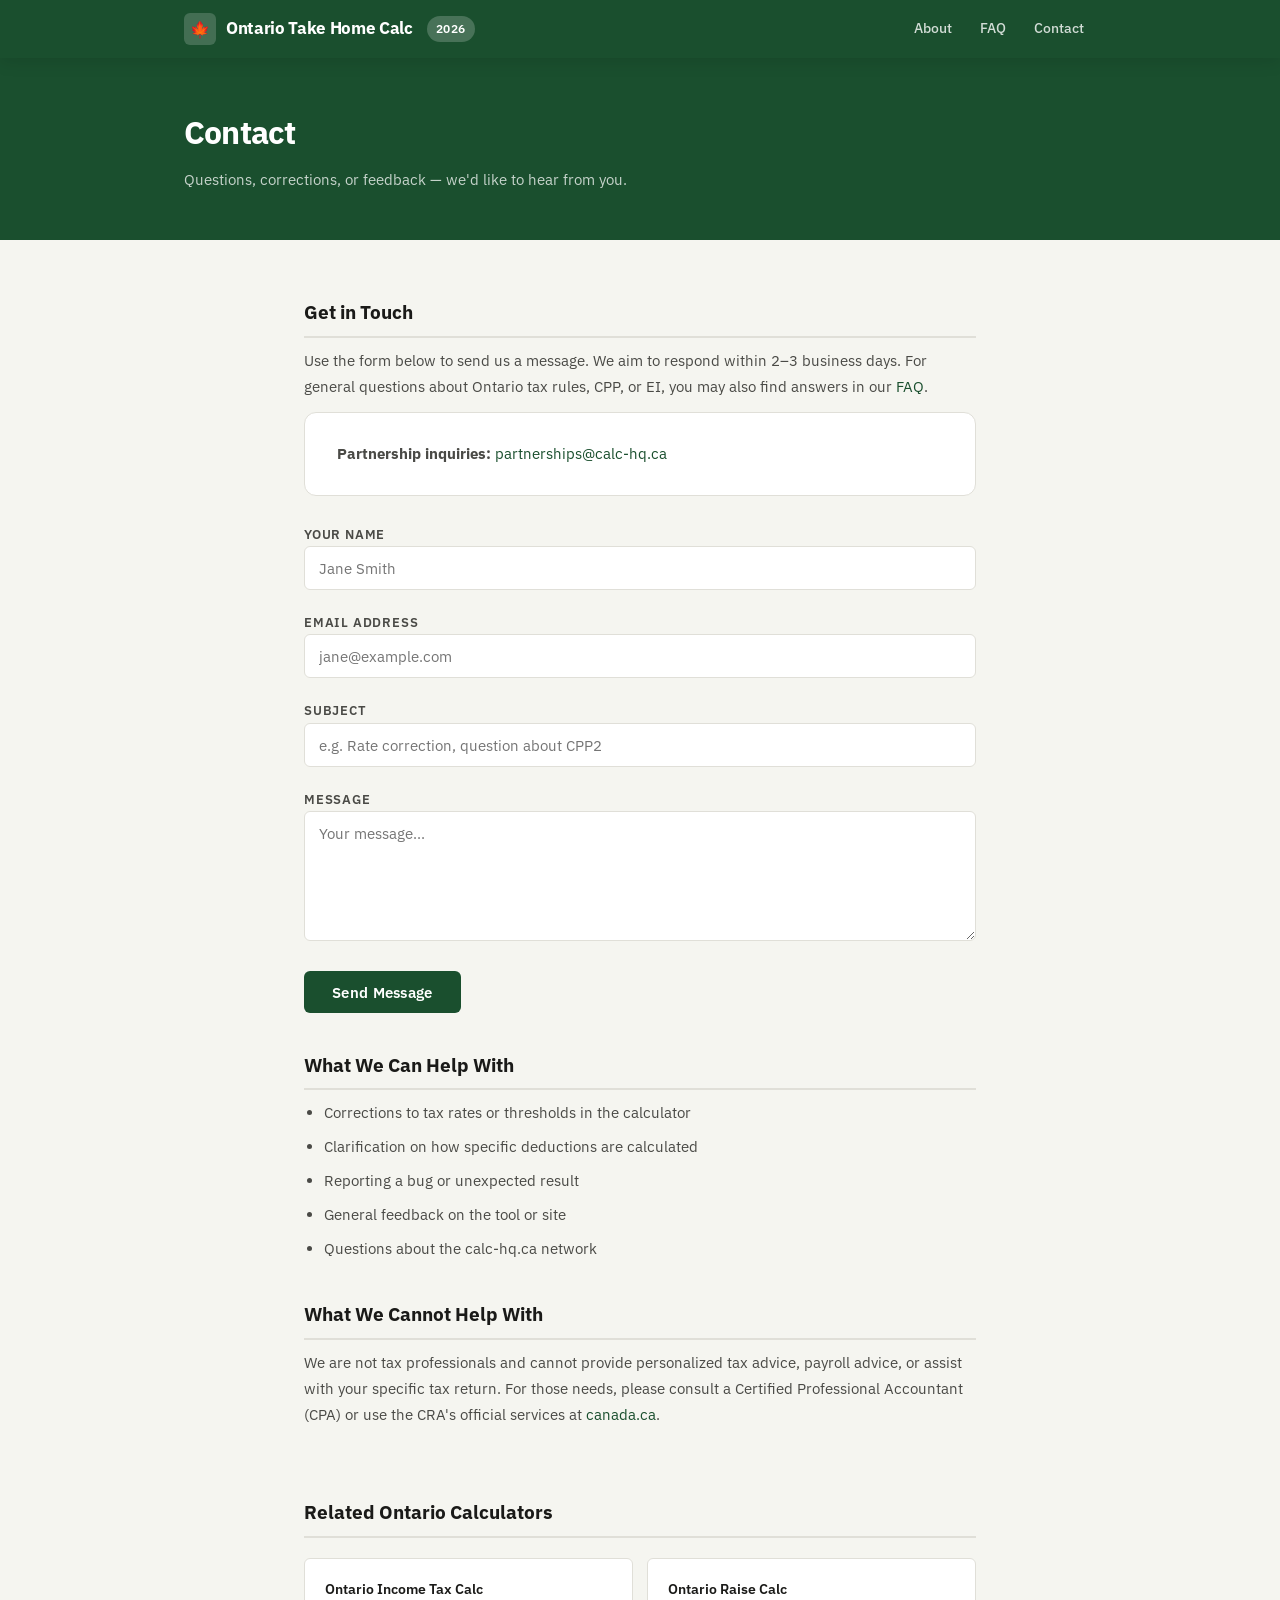
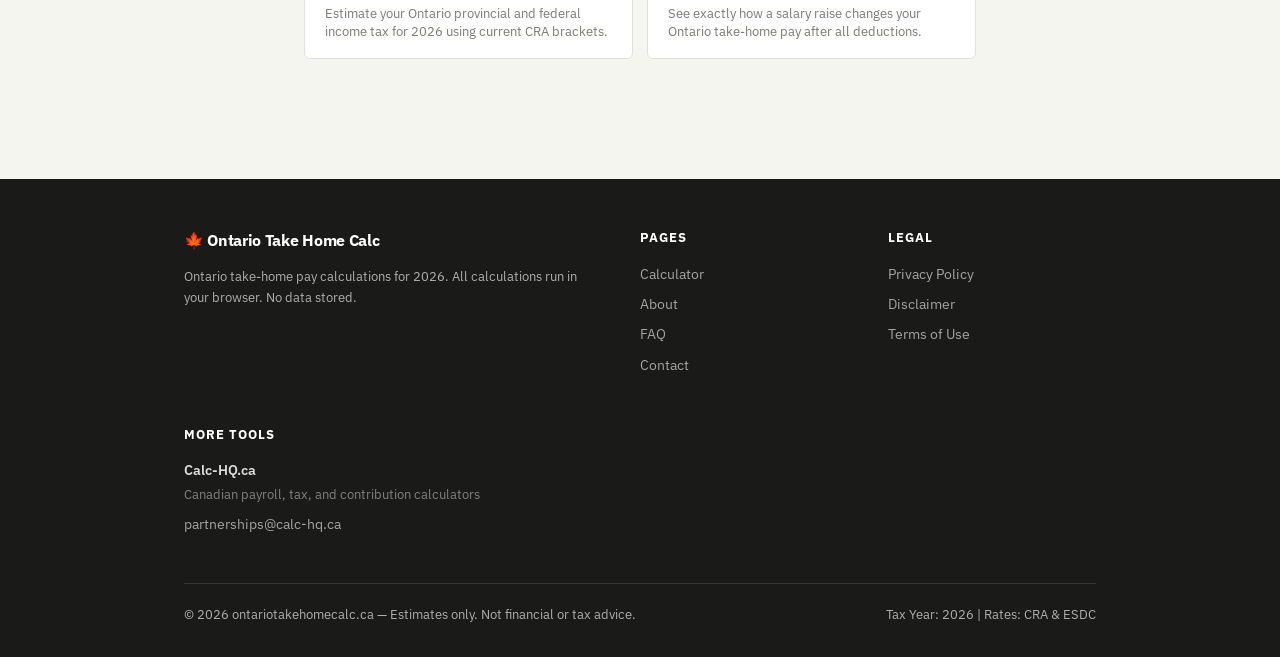
<file: contact.html>
<!DOCTYPE html>
<html lang="en-CA">
<head>
  <meta charset="UTF-8">
  <meta name="viewport" content="width=device-width, initial-scale=1.0">
  <title>Contact | Ontario Take Home Calc</title>
  <meta name="description" content="Contact ontariotakehomecalc.ca for questions, corrections, or feedback about the Ontario take-home pay calculator.">
  <link rel="canonical" href="https://ontariotakehomecalc.ca/contact.html">
  <link rel="stylesheet" href="css/style.css">
  <script async src="https://pagead2.googlesyndication.com/pagead/js/adsbygoogle.js?client=ca-pub-7744853829365165" crossorigin="anonymous"></script>
  <script type="application/ld+json">
  {
    "@context": "https://schema.org",
    "@type": "ContactPage",
    "name": "Contact | Ontario Take Home Calc",
    "url": "https://ontariotakehomecalc.ca/contact.html",
    "description": "Contact the Ontario Take Home Calc team with questions or feedback.",
    "isPartOf": {
      "@type": "WebSite",
      "name": "Ontario Take Home Calc",
      "url": "https://ontariotakehomecalc.ca/"
    }
  }
  </script>
</head>
<body>

<header class="site-header">
  <div class="container">
    <div class="header-inner">
      <a href="/" class="logo"><span class="logo-icon">🍁</span> Ontario Take Home Calc <span class="year-badge">2026</span></a>
      <nav class="header-nav">
        <a href="about.html">About</a>
        <a href="faq.html">FAQ</a>
        <a href="contact.html">Contact</a>
      </nav>
    </div>
  </div>
</header>

<section class="page-hero">
  <div class="container">
    <h1>Contact</h1>
    <p>Questions, corrections, or feedback — we'd like to hear from you.</p>
  </div>
</section>

<div class="page-body">

  <h2>Get in Touch</h2>
  <p>Use the form below to send us a message. We aim to respond within 2–3 business days. For general questions about Ontario tax rules, CPP, or EI, you may also find answers in our <a href="faq.html">FAQ</a>.</p>

  <div class="info-box" style="margin-bottom:24px">
    <p style="margin:0"><strong>Partnership inquiries:</strong> <a href="mailto:partnerships@calc-hq.ca">partnerships@calc-hq.ca</a></p>
  </div>
  <form class="contact-form" name="contact" onsubmit="handleContactSubmit(event)">
    <div>
      <label for="name">Your Name</label>
      <input type="text" id="name" name="name" placeholder="Jane Smith" required>
    </div>
    <div>
      <label for="email">Email Address</label>
      <input type="email" id="email" name="email" placeholder="jane@example.com" required>
    </div>
    <div>
      <label for="subject">Subject</label>
      <input type="text" id="subject" name="subject" placeholder="e.g. Rate correction, question about CPP2">
    </div>
    <div>
      <label for="message">Message</label>
      <textarea id="message" name="message" placeholder="Your message..." required></textarea>
    </div>
    <button type="submit" class="calc-btn">Send Message</button>
  </form>

  <h2>What We Can Help With</h2>
  <ul>
    <li>Corrections to tax rates or thresholds in the calculator</li>
    <li>Clarification on how specific deductions are calculated</li>
    <li>Reporting a bug or unexpected result</li>
    <li>General feedback on the tool or site</li>
    <li>Questions about the calc-hq.ca network</li>
  </ul>

  <h2>What We Cannot Help With</h2>
  <p>We are not tax professionals and cannot provide personalized tax advice, payroll advice, or assist with your specific tax return. For those needs, please consult a Certified Professional Accountant (CPA) or use the CRA's official services at <a href="https://www.canada.ca/en/revenue-agency.html" target="_blank" rel="noopener">canada.ca</a>.</p>

</div>

<!-- RELATED TOOLS (Ontario cluster — driven by network.js) -->
<section class="related-tools-section">
  <div class="page-body" style="padding-top:0;">
    <h2 style="margin-top:0;">Related Ontario Calculators</h2>
    <div class="related-grid" id="relatedGrid">
      <!-- populated by network.js -->
    </div>
  </div>
</section>

<footer class="site-footer">
  <div class="container">
    <div class="footer-grid">
      <div class="footer-brand">
        <div class="logo">🍁 Ontario Take Home Calc</div>
        <p>Ontario take-home pay calculations for 2026. All calculations run in your browser. No data stored.</p>
      </div>
      <div class="footer-col">
        <h4>Pages</h4>
        <a href="/">Calculator</a>
        <a href="about.html">About</a>
        <a href="faq.html">FAQ</a>
        <a href="contact.html">Contact</a>
      </div>
      <div class="footer-col">
        <h4>Legal</h4>
        <a href="privacy-policy.html">Privacy Policy</a>
        <a href="disclaimer.html">Disclaimer</a>
        <a href="terms.html">Terms of Use</a>
      </div>
      <div class="footer-col">
        <h4>More Tools</h4>
        <a href="https://calc-hq.ca" class="more-tools-link" target="_blank" rel="noopener">
          <div>Calc-HQ.ca</div>
          <div class="subtext">Canadian payroll, tax, and contribution calculators</div>
        </a>
        <a href="mailto:partnerships@calc-hq.ca">partnerships@calc-hq.ca</a>
      </div>
    </div>
    <div class="footer-bottom">
      <span>© 2026 ontariotakehomecalc.ca — Estimates only. Not financial or tax advice.</span>
      <span>Tax Year: 2026 | Rates: CRA &amp; ESDC</span>
    </div>
  </div>
</footer>


<script>
function handleContactSubmit(e) {
  e.preventDefault();
  var form = e.target;
  var btn = form.querySelector('button[type="submit"]');
  btn.textContent = 'Message Sent';
  btn.disabled = true;
  form.reset();
}
</script>
<script src="js/network.js"></script>
<script src="js/ads.js"></script>
<script>
(function(){
  var grid = document.getElementById('relatedGrid');
  if (!grid || typeof NETWORK_TOOLS === 'undefined') return;
  var thisSite = 'ontariotakehomecalc.ca';
  var tools = NETWORK_TOOLS.filter(function(t){ return t.live === true && t.url.indexOf(thisSite) === -1; });
  if (!tools.length) { grid.innerHTML = '<p style="color:#888;font-size:0.9rem">No related tools available.</p>'; return; }
  tools.forEach(function(tool){
    var a = document.createElement('a');
    a.className = 'related-card';
    a.href = tool.url;
    a.target = '_blank';
    a.rel = 'noopener';
    a.innerHTML = '<div class="related-card-title">' + tool.name + '</div><div class="related-card-desc">' + tool.desc + '</div>';
    grid.appendChild(a);
  });
})();
</script>
</body>
</html>
</file>
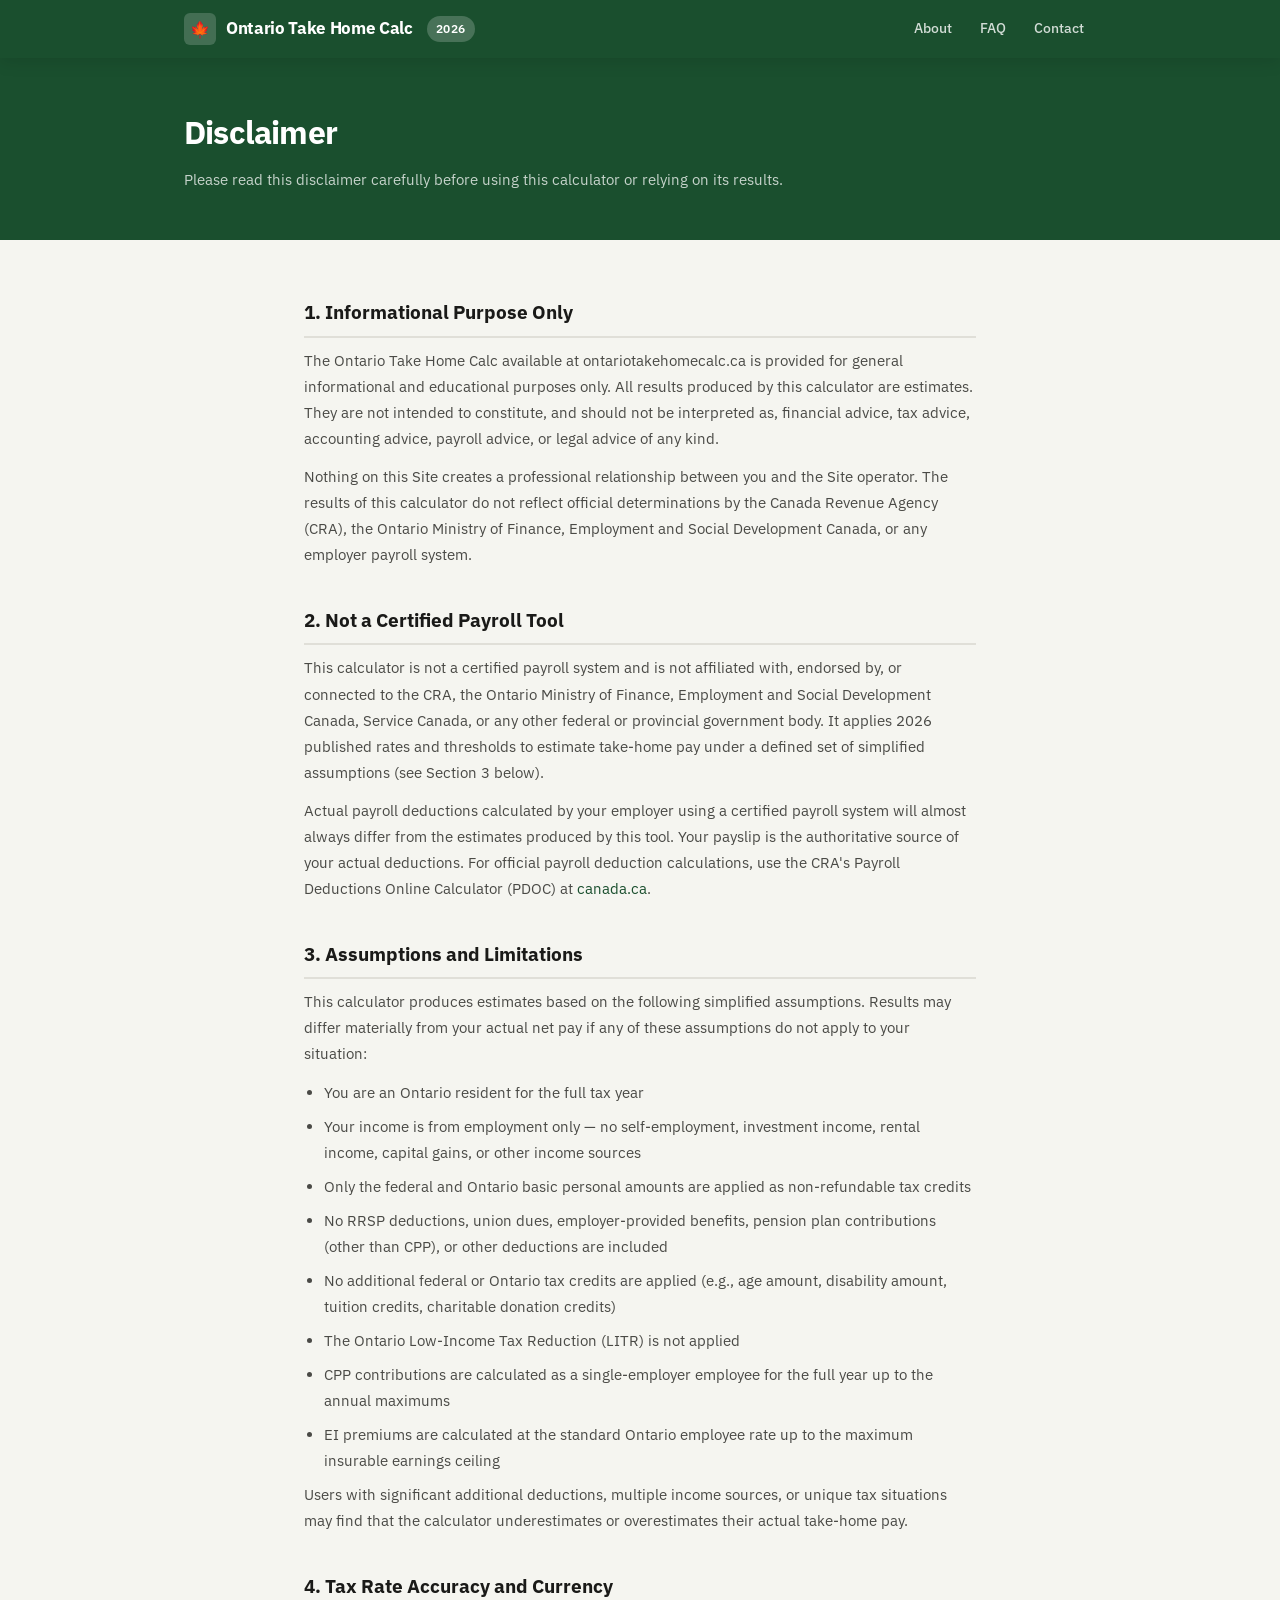
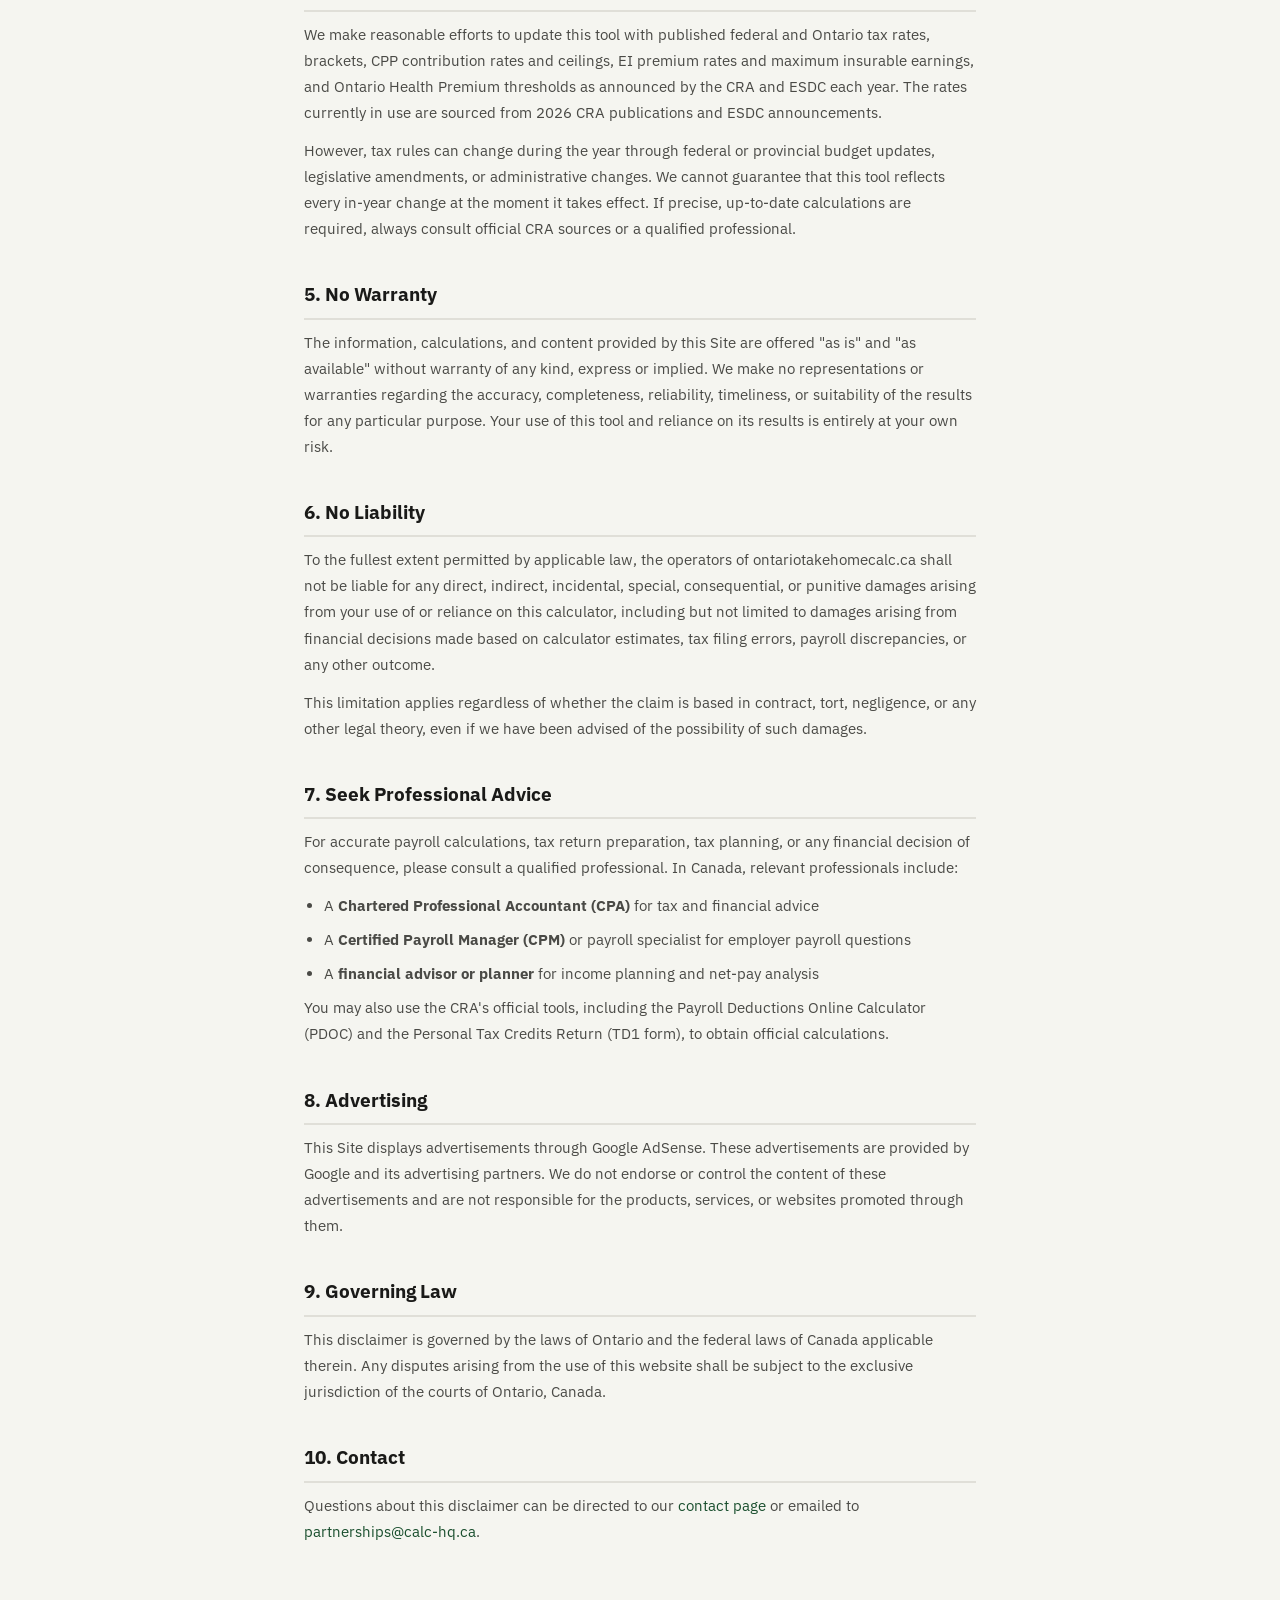
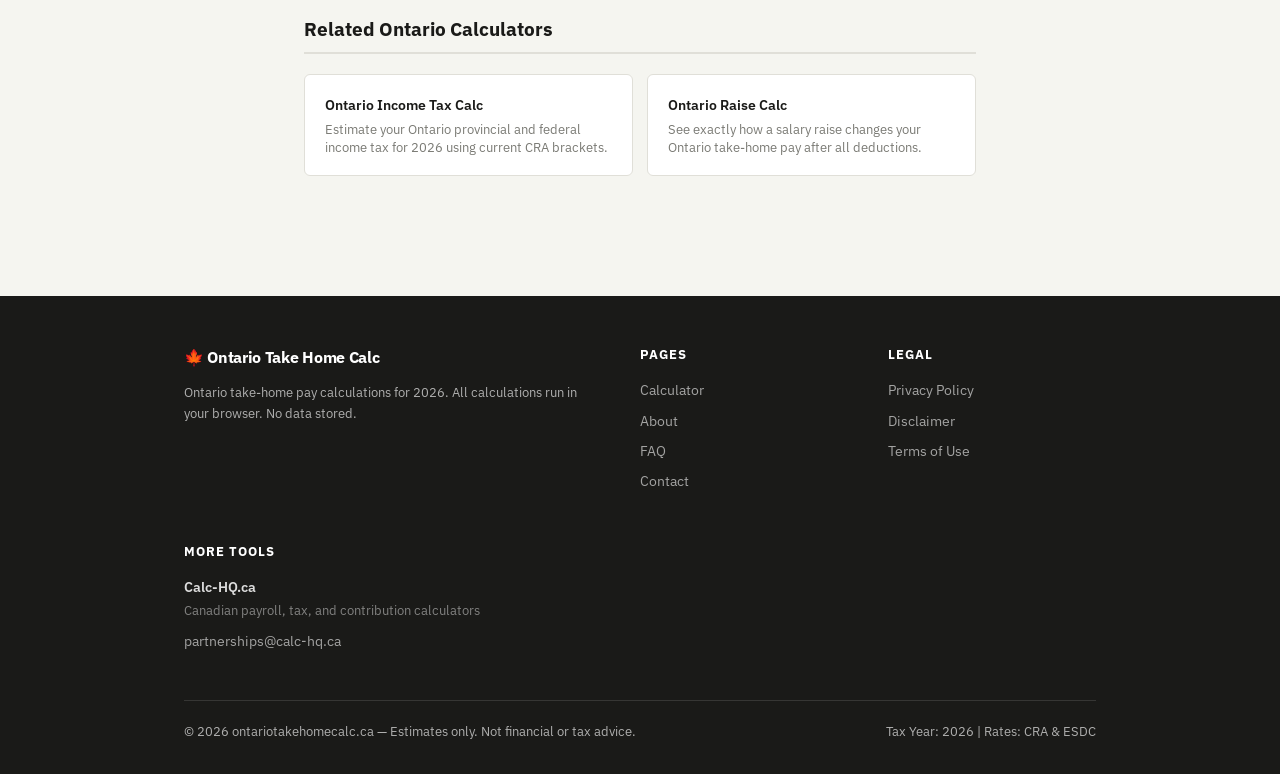
<file: disclaimer.html>
<!DOCTYPE html>
<html lang="en-CA">
<head>
  <meta charset="UTF-8">
  <meta name="viewport" content="width=device-width, initial-scale=1.0">
  <title>Disclaimer | Ontario Take Home Calc</title>
  <meta name="description" content="Disclaimer for ontariotakehomecalc.ca. This tool provides estimates only and is not tax, payroll, or financial advice. Read before relying on results.">
  <link rel="canonical" href="https://ontariotakehomecalc.ca/disclaimer.html">
  <link rel="stylesheet" href="css/style.css">
  <script async src="https://pagead2.googlesyndication.com/pagead/js/adsbygoogle.js?client=ca-pub-7744853829365165" crossorigin="anonymous"></script>
  <script type="application/ld+json">
  {
    "@context": "https://schema.org",
    "@type": "WebPage",
    "name": "Disclaimer | Ontario Take Home Calc",
    "url": "https://ontariotakehomecalc.ca/disclaimer.html",
    "description": "Disclaimer for ontariotakehomecalc.ca — calculator results are estimates only.",
    "isPartOf": {
      "@type": "WebSite",
      "name": "Ontario Take Home Calc",
      "url": "https://ontariotakehomecalc.ca/"
    }
  }
  </script>
</head>
<body>

<header class="site-header">
  <div class="container">
    <div class="header-inner">
      <a href="/" class="logo"><span class="logo-icon">&#127809;</span> Ontario Take Home Calc <span class="year-badge">2026</span></a>
      <nav class="header-nav">
        <a href="about.html">About</a>
        <a href="faq.html">FAQ</a>
        <a href="contact.html">Contact</a>
      </nav>
    </div>
  </div>
</header>

<section class="page-hero">
  <div class="container">
    <h1>Disclaimer</h1>
    <p>Please read this disclaimer carefully before using this calculator or relying on its results.</p>
  </div>
</section>

<div class="page-body">

  <h2>1. Informational Purpose Only</h2>
  <p>The Ontario Take Home Calc available at ontariotakehomecalc.ca is provided for general informational and educational purposes only. All results produced by this calculator are estimates. They are not intended to constitute, and should not be interpreted as, financial advice, tax advice, accounting advice, payroll advice, or legal advice of any kind.</p>
  <p>Nothing on this Site creates a professional relationship between you and the Site operator. The results of this calculator do not reflect official determinations by the Canada Revenue Agency (CRA), the Ontario Ministry of Finance, Employment and Social Development Canada, or any employer payroll system.</p>

  <h2>2. Not a Certified Payroll Tool</h2>
  <p>This calculator is not a certified payroll system and is not affiliated with, endorsed by, or connected to the CRA, the Ontario Ministry of Finance, Employment and Social Development Canada, Service Canada, or any other federal or provincial government body. It applies 2026 published rates and thresholds to estimate take-home pay under a defined set of simplified assumptions (see Section 3 below).</p>
  <p>Actual payroll deductions calculated by your employer using a certified payroll system will almost always differ from the estimates produced by this tool. Your payslip is the authoritative source of your actual deductions. For official payroll deduction calculations, use the CRA's Payroll Deductions Online Calculator (PDOC) at <a href="https://www.canada.ca/en/revenue-agency/services/e-services/e-services-businesses/payroll-deductions-online-calculator.html" target="_blank" rel="noopener">canada.ca</a>.</p>

  <h2>3. Assumptions and Limitations</h2>
  <p>This calculator produces estimates based on the following simplified assumptions. Results may differ materially from your actual net pay if any of these assumptions do not apply to your situation:</p>
  <ul>
    <li>You are an Ontario resident for the full tax year</li>
    <li>Your income is from employment only — no self-employment, investment income, rental income, capital gains, or other income sources</li>
    <li>Only the federal and Ontario basic personal amounts are applied as non-refundable tax credits</li>
    <li>No RRSP deductions, union dues, employer-provided benefits, pension plan contributions (other than CPP), or other deductions are included</li>
    <li>No additional federal or Ontario tax credits are applied (e.g., age amount, disability amount, tuition credits, charitable donation credits)</li>
    <li>The Ontario Low-Income Tax Reduction (LITR) is not applied</li>
    <li>CPP contributions are calculated as a single-employer employee for the full year up to the annual maximums</li>
    <li>EI premiums are calculated at the standard Ontario employee rate up to the maximum insurable earnings ceiling</li>
  </ul>
  <p>Users with significant additional deductions, multiple income sources, or unique tax situations may find that the calculator underestimates or overestimates their actual take-home pay.</p>

  <h2>4. Tax Rate Accuracy and Currency</h2>
  <p>We make reasonable efforts to update this tool with published federal and Ontario tax rates, brackets, CPP contribution rates and ceilings, EI premium rates and maximum insurable earnings, and Ontario Health Premium thresholds as announced by the CRA and ESDC each year. The rates currently in use are sourced from 2026 CRA publications and ESDC announcements.</p>
  <p>However, tax rules can change during the year through federal or provincial budget updates, legislative amendments, or administrative changes. We cannot guarantee that this tool reflects every in-year change at the moment it takes effect. If precise, up-to-date calculations are required, always consult official CRA sources or a qualified professional.</p>

  <h2>5. No Warranty</h2>
  <p>The information, calculations, and content provided by this Site are offered "as is" and "as available" without warranty of any kind, express or implied. We make no representations or warranties regarding the accuracy, completeness, reliability, timeliness, or suitability of the results for any particular purpose. Your use of this tool and reliance on its results is entirely at your own risk.</p>

  <h2>6. No Liability</h2>
  <p>To the fullest extent permitted by applicable law, the operators of ontariotakehomecalc.ca shall not be liable for any direct, indirect, incidental, special, consequential, or punitive damages arising from your use of or reliance on this calculator, including but not limited to damages arising from financial decisions made based on calculator estimates, tax filing errors, payroll discrepancies, or any other outcome.</p>
  <p>This limitation applies regardless of whether the claim is based in contract, tort, negligence, or any other legal theory, even if we have been advised of the possibility of such damages.</p>

  <h2>7. Seek Professional Advice</h2>
  <p>For accurate payroll calculations, tax return preparation, tax planning, or any financial decision of consequence, please consult a qualified professional. In Canada, relevant professionals include:</p>
  <ul>
    <li>A <strong>Chartered Professional Accountant (CPA)</strong> for tax and financial advice</li>
    <li>A <strong>Certified Payroll Manager (CPM)</strong> or payroll specialist for employer payroll questions</li>
    <li>A <strong>financial advisor or planner</strong> for income planning and net-pay analysis</li>
  </ul>
  <p>You may also use the CRA's official tools, including the Payroll Deductions Online Calculator (PDOC) and the Personal Tax Credits Return (TD1 form), to obtain official calculations.</p>

  <h2>8. Advertising</h2>
  <p>This Site displays advertisements through Google AdSense. These advertisements are provided by Google and its advertising partners. We do not endorse or control the content of these advertisements and are not responsible for the products, services, or websites promoted through them.</p>

  <h2>9. Governing Law</h2>
  <p>This disclaimer is governed by the laws of Ontario and the federal laws of Canada applicable therein. Any disputes arising from the use of this website shall be subject to the exclusive jurisdiction of the courts of Ontario, Canada.</p>

  <h2>10. Contact</h2>
  <p>Questions about this disclaimer can be directed to our <a href="contact.html">contact page</a> or emailed to <a href="mailto:partnerships@calc-hq.ca">partnerships@calc-hq.ca</a>.</p>

</div>

<!-- RELATED TOOLS (Ontario cluster — driven by network.js) -->
<section class="related-tools-section">
  <div class="page-body" style="padding-top:0;">
    <h2 style="margin-top:0;">Related Ontario Calculators</h2>
    <div class="related-grid" id="relatedGrid">
      <!-- populated by network.js -->
    </div>
  </div>
</section>

<footer class="site-footer">
  <div class="container">
    <div class="footer-grid">
      <div class="footer-brand">
        <div class="logo">🍁 Ontario Take Home Calc</div>
        <p>Ontario take-home pay calculations for 2026. All calculations run in your browser. No data stored.</p>
      </div>
      <div class="footer-col">
        <h4>Pages</h4>
        <a href="/">Calculator</a>
        <a href="about.html">About</a>
        <a href="faq.html">FAQ</a>
        <a href="contact.html">Contact</a>
      </div>
      <div class="footer-col">
        <h4>Legal</h4>
        <a href="privacy-policy.html">Privacy Policy</a>
        <a href="disclaimer.html">Disclaimer</a>
        <a href="terms.html">Terms of Use</a>
      </div>
      <div class="footer-col">
        <h4>More Tools</h4>
        <a href="https://calc-hq.ca" class="more-tools-link" target="_blank" rel="noopener">
          <div>Calc-HQ.ca</div>
          <div class="subtext">Canadian payroll, tax, and contribution calculators</div>
        </a>
        <a href="mailto:partnerships@calc-hq.ca">partnerships@calc-hq.ca</a>
      </div>
    </div>
    <div class="footer-bottom">
      <span>© 2026 ontariotakehomecalc.ca — Estimates only. Not financial or tax advice.</span>
      <span>Tax Year: 2026 | Rates: CRA &amp; ESDC</span>
    </div>
  </div>
</footer>

<script src="js/network.js"></script>
<script src="js/ads.js"></script>
<script>
(function(){
  var grid = document.getElementById('relatedGrid');
  if (!grid || typeof NETWORK_TOOLS === 'undefined') return;
  var thisSite = 'ontariotakehomecalc.ca';
  var tools = NETWORK_TOOLS.filter(function(t){ return t.live === true && t.url.indexOf(thisSite) === -1; });
  if (!tools.length) { grid.innerHTML = '<p style="color:#888;font-size:0.9rem">No related tools available.</p>'; return; }
  tools.forEach(function(tool){
    var a = document.createElement('a');
    a.className = 'related-card';
    a.href = tool.url;
    a.target = '_blank';
    a.rel = 'noopener';
    a.innerHTML = '<div class="related-card-title">' + tool.name + '</div><div class="related-card-desc">' + tool.desc + '</div>';
    grid.appendChild(a);
  });
})();
</script>
</body>
</html>
</file>
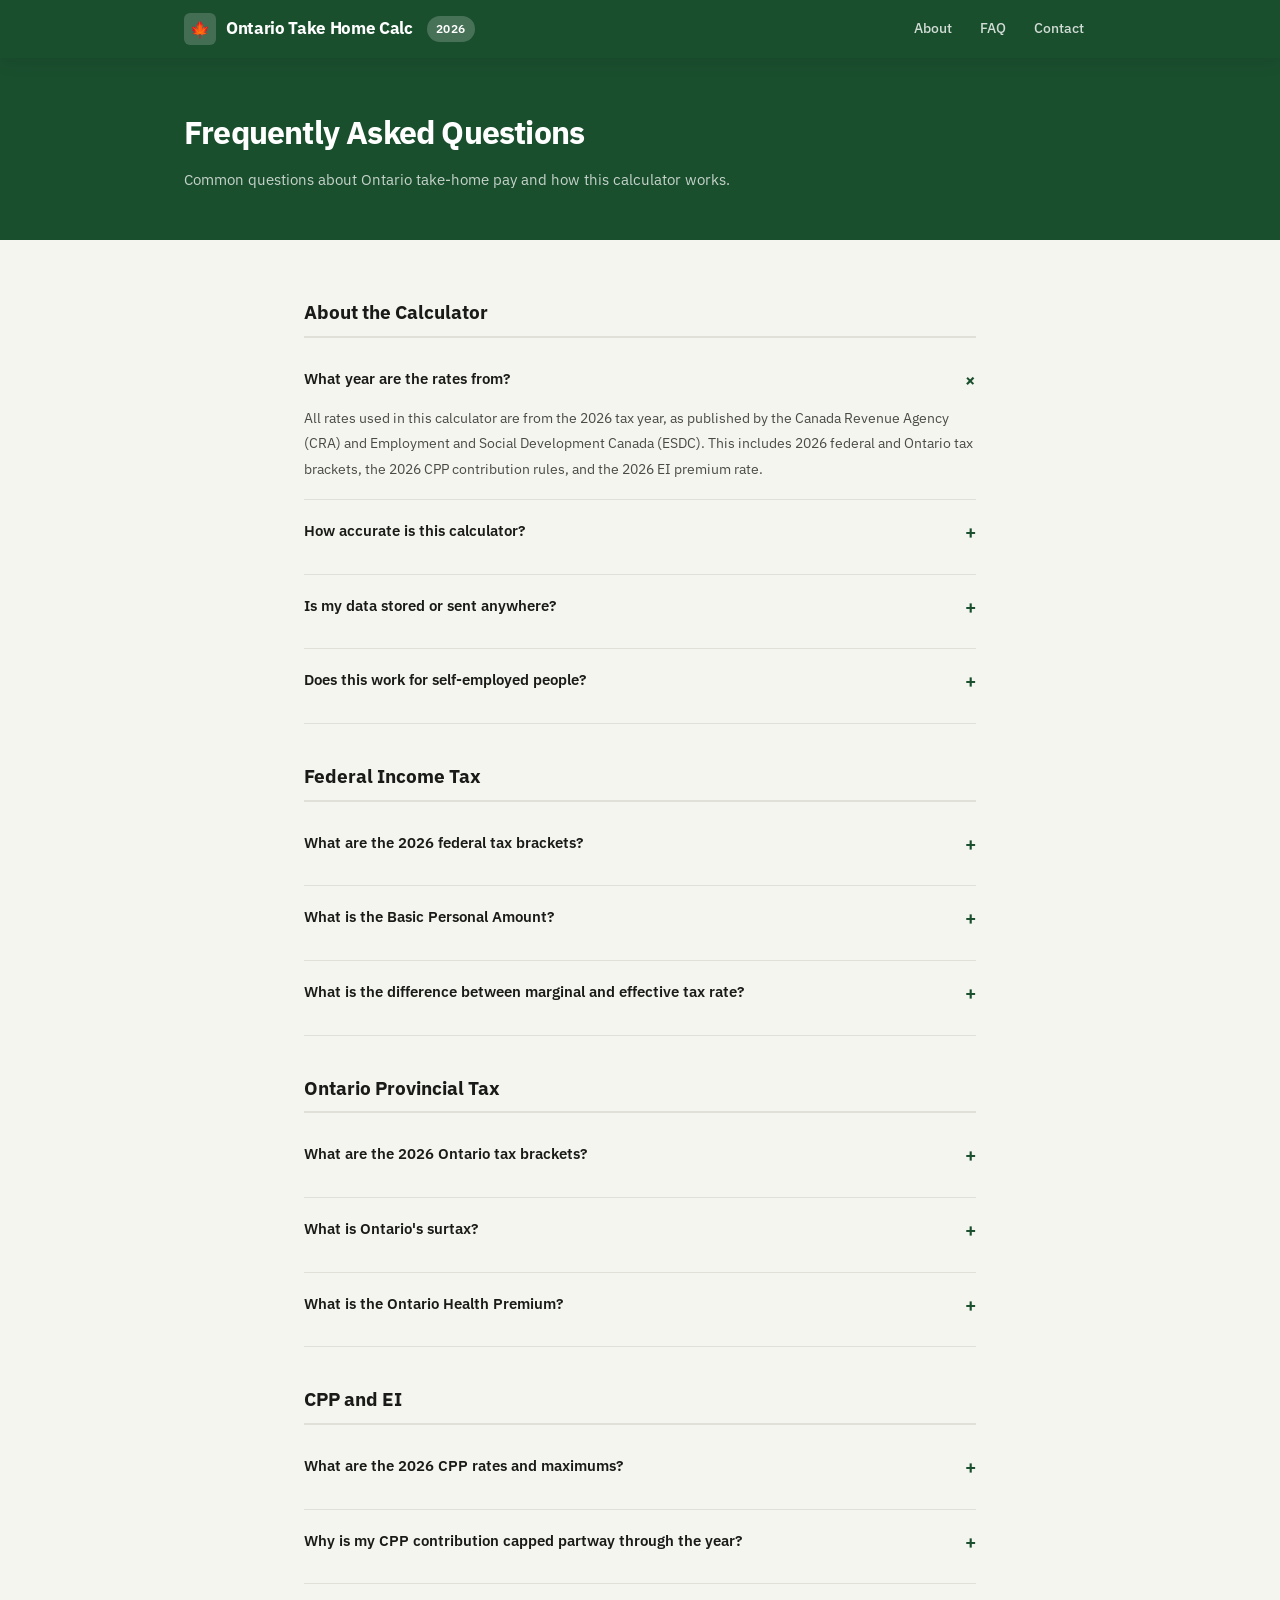
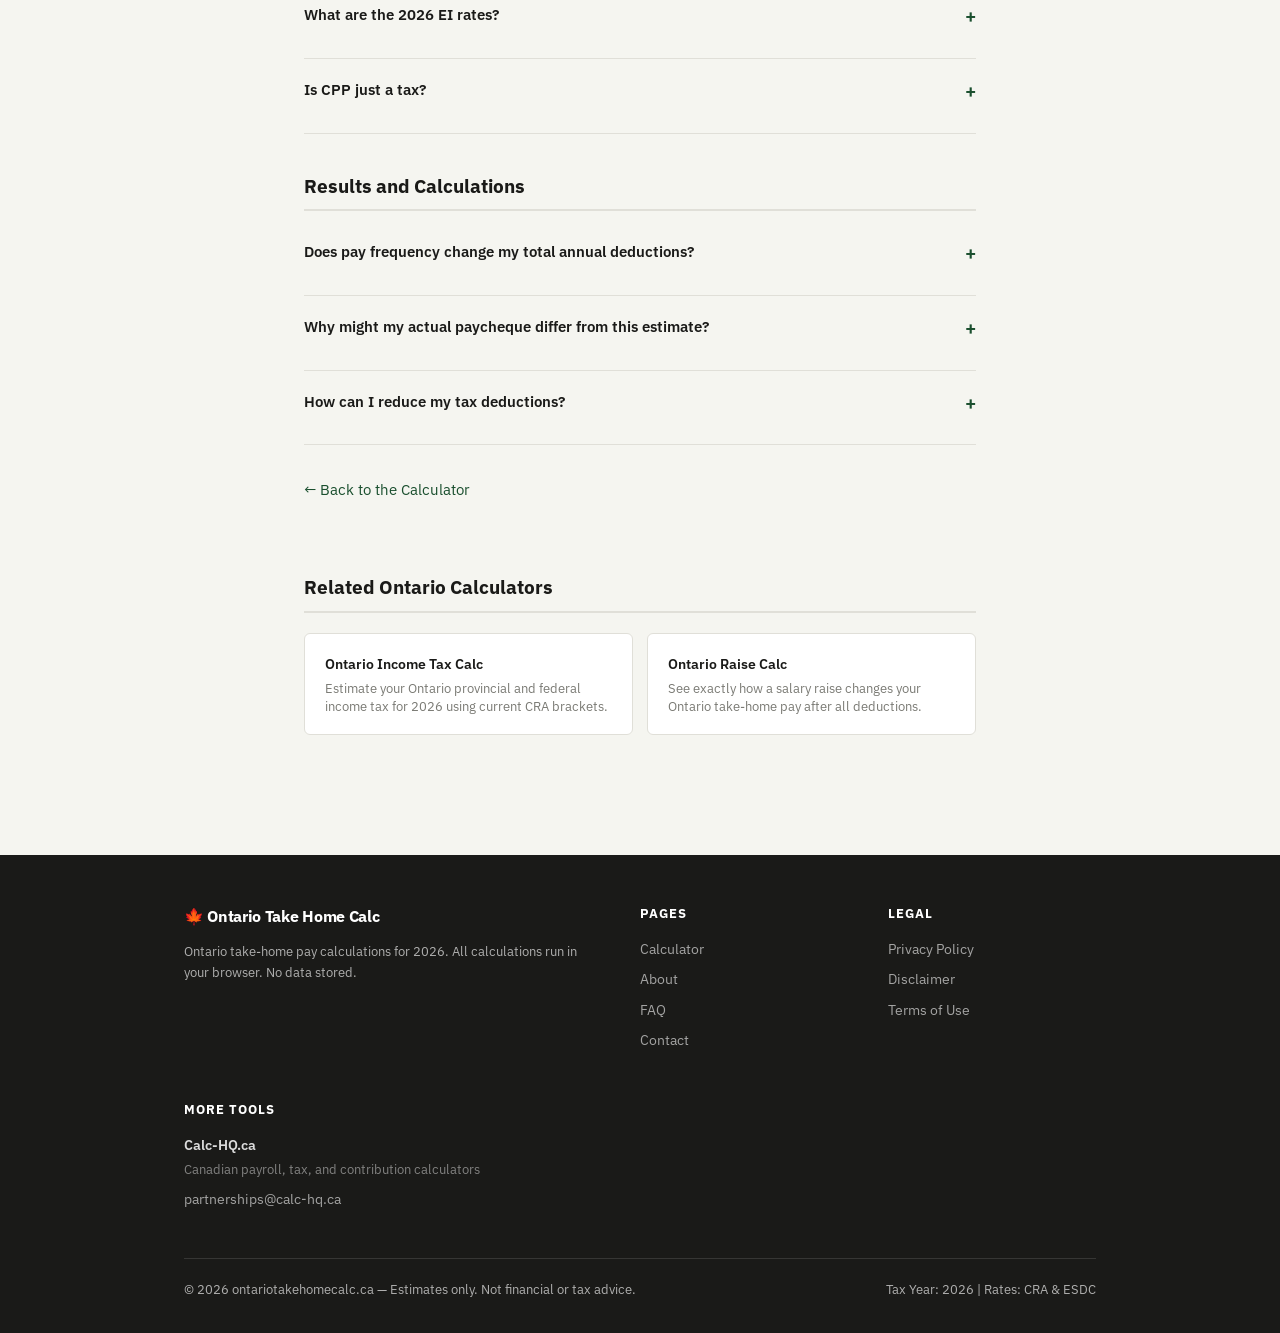
<file: faq.html>
<!DOCTYPE html>
<html lang="en-CA">
<head>
  <meta charset="UTF-8">
  <meta name="viewport" content="width=device-width, initial-scale=1.0">
  <title>FAQ | Ontario Take-Home Pay Calculator | ontariotakehomecalc.ca</title>
  <meta name="description" content="Frequently asked questions about Ontario take-home pay, CPP, EI, Ontario Health Premium, and how the calculator works.">
  <link rel="canonical" href="https://ontariotakehomecalc.ca/faq.html">
  <link rel="icon" type="image/svg+xml" href="data:image/svg+xml,<svg xmlns='http://www.w3.org/2000/svg' viewBox='0 0 32 32'><circle cx='16' cy='16' r='16' fill='%23cc0000'/><text x='16' y='22' text-anchor='middle' font-family='Georgia,serif' font-size='18' font-weight='bold' fill='white'>O</text></svg>" />
  <link rel="stylesheet" href="css/style.css">
  <script async src="https://pagead2.googlesyndication.com/pagead/js/adsbygoogle.js?client=ca-pub-7744853829365165" crossorigin="anonymous"></script>
  <script type="application/ld+json">
  {
    "@context": "https://schema.org",
    "@type": "FAQPage",
    "name": "FAQ | Ontario Take-Home Pay Calculator",
    "url": "https://ontariotakehomecalc.ca/faq.html",
    "description": "Frequently asked questions about the Ontario Take Home Calc and Ontario payroll deductions.",
    "isPartOf": {
      "@type": "WebSite",
      "name": "Ontario Take Home Calc",
      "url": "https://ontariotakehomecalc.ca/"
    },
    "mainEntity": [
      {"@type":"Question","name":"What year are the rates from?","acceptedAnswer":{"@type":"Answer","text":"All rates used in this calculator are from the 2026 tax year, as published by the Canada Revenue Agency (CRA) and Employment and Social Development Canada (ESDC). This includes 2026 federal and Ontario tax brackets, the 2026 CPP contribution rules, and the 2026 EI premium rate."}},
      {"@type":"Question","name":"How accurate is this calculator?","acceptedAnswer":{"@type":"Answer","text":"This tool produces a close estimate for most salaried Ontario employees with straightforward situations. It uses official 2026 rates and applies the basic personal amount. It will not match your exact payslip if you have RRSP deductions, other TD1 credits, employer pension plans, union dues, or taxable benefits. For precise deductions, use the CRA's Payroll Deductions Online Calculator at canada.ca."}},
      {"@type":"Question","name":"Is my data stored or sent anywhere?","acceptedAnswer":{"@type":"Answer","text":"No. The calculator runs entirely in your browser. Nothing you enter is ever transmitted to a server. This is a fully static site with no backend. Your income and results disappear when you close or refresh the page."}},
      {"@type":"Question","name":"Does this work for self-employed people?","acceptedAnswer":{"@type":"Answer","text":"No. This calculator is designed for employees. Self-employed individuals pay both the employee and employer share of CPP (11.9%), may have different EI arrangements, and have different tax filing requirements. A separate tool is appropriate for self-employment income."}},
      {"@type":"Question","name":"What are the 2026 federal tax brackets?","acceptedAnswer":{"@type":"Answer","text":"The 2026 federal brackets are: 14% on the first $58,523; 20.5% on $58,523–$117,045; 26% on $117,045–$181,440; 29% on $181,440–$258,482; and 33% on income over $258,482. The 14% bottom rate is fully in effect for the first time in 2026, having been reduced from 15% starting July 1, 2025."}},
      {"@type":"Question","name":"What is the Basic Personal Amount?","acceptedAnswer":{"@type":"Answer","text":"The Basic Personal Amount (BPA) is the amount of income on which no federal tax is owed. For 2026, the federal BPA is $16,452 for most earners. This translates to a non-refundable tax credit of approximately $2,303 (16,452 × 14%), which is subtracted from your calculated federal tax. Ontario has its own BPA of $12,399, providing a provincial credit of approximately $626."}},
      {"@type":"Question","name":"What is the difference between marginal and effective tax rate?","acceptedAnswer":{"@type":"Answer","text":"Your marginal rate is the rate that applies to your last dollar of income. Your effective rate is your total tax divided by your total income, which is always lower than your marginal rate because the lower brackets apply to the earlier portions of your income."}},
      {"@type":"Question","name":"What are the 2026 Ontario tax brackets?","acceptedAnswer":{"@type":"Answer","text":"Ontario's 2026 provincial brackets are: 5.05% on the first $53,891; 9.15% on $53,891–$107,785; 11.16% on $107,785–$150,000; 12.16% on $150,000–$220,000; and 13.16% on income above $220,000. These brackets are indexed to inflation at 1.9% for 2026."}},
      {"@type":"Question","name":"What is Ontario's surtax?","acceptedAnswer":{"@type":"Answer","text":"Ontario applies a surtax on top of your basic provincial tax — not directly on income. For 2026, a 20% surtax applies to Ontario tax exceeding $5,818, and an additional 36% surtax applies to Ontario tax exceeding $7,444. This significantly increases the effective provincial rate for middle and higher earners."}},
      {"@type":"Question","name":"What is the Ontario Health Premium?","acceptedAnswer":{"@type":"Answer","text":"The Ontario Health Premium (OHP) is an annual charge collected through the provincial tax system. It applies to Ontario residents with taxable income over $20,000, ranging from a few dollars to a maximum of $900 per year (for incomes above $200,600). It is not deducted per pay period — it is settled at tax filing as part of your provincial tax return."}},
      {"@type":"Question","name":"What are the 2026 CPP rates and maximums?","acceptedAnswer":{"@type":"Answer","text":"For 2026: CPP1 applies at 5.95% on employment earnings between $3,500 (basic exemption) and $74,600 (YMPE), for a maximum employee contribution of $4,230.45. CPP2 (enhanced CPP) applies at 4.00% on earnings between $74,600 and $85,000 (YAMPE), for a maximum of $416.00. Total maximum CPP+CPP2 is $4,646.45."}},
      {"@type":"Question","name":"Why is my CPP contribution capped partway through the year?","acceptedAnswer":{"@type":"Answer","text":"CPP contributions stop once you reach the annual maximum. For CPP1 in 2026, the maximum is $4,230.45. For higher earners, CPP2 continues until the $416 maximum is reached. Once you hit the maximums, no more CPP is deducted for the rest of the calendar year."}},
      {"@type":"Question","name":"What are the 2026 EI rates?","acceptedAnswer":{"@type":"Answer","text":"For 2026, Ontario employees pay EI at $1.63 per $100 of insurable earnings (down from $1.64 in 2025), on the first $68,900 of insurable income. The maximum annual employee EI premium is $1,123.07. Once this maximum is reached, no further EI is deducted for the year."}},
      {"@type":"Question","name":"Is CPP just a tax?","acceptedAnswer":{"@type":"Answer","text":"No. CPP contributions build your future Canada Pension Plan retirement benefit. The more you contribute during your working years, the higher your CPP pension will be when you retire. It functions more like forced savings than a tax. EI contributions similarly provide you with income replacement insurance if you lose your job or need to take eligible leave."}},
      {"@type":"Question","name":"Does pay frequency change my total annual deductions?","acceptedAnswer":{"@type":"Answer","text":"No. Your total annual tax, CPP, and EI deductions are the same regardless of pay frequency. Whether you are paid weekly, bi-weekly, semi-monthly, or monthly, you pay the same total amount over the year. What changes is only how that total is divided across pay periods."}},
      {"@type":"Question","name":"Why might my actual paycheque differ from this estimate?","acceptedAnswer":{"@type":"Answer","text":"Several factors can make your actual paycheque different: RRSP contribution deductions, employer pension plan deductions, union dues, taxable benefits added to your income, additional TD1 claims (other credits), provincial tax reduction for low-income earners, or mid-year changes to your income or status."}},
      {"@type":"Question","name":"How can I reduce my tax deductions?","acceptedAnswer":{"@type":"Answer","text":"The most effective way to reduce payroll tax deductions is to contribute to an RRSP. Your employer can adjust your withholding based on expected RRSP contributions with a letter of authorization from the CRA. Other options include claiming eligible credits on your TD1 form (disability, caregiver, tuition) or ensuring all eligible deductions are captured when you file your annual tax return."}}
    ]
  }
  </script>
</head>
<body>

<header class="site-header">
  <div class="container">
    <div class="header-inner">
      <a href="/" class="logo"><span class="logo-icon">🍁</span> Ontario Take Home Calc <span class="year-badge">2026</span></a>
      <nav class="header-nav">
        <a href="about.html">About</a>
        <a href="faq.html">FAQ</a>
        <a href="contact.html">Contact</a>
      </nav>
    </div>
  </div>
</header>

<section class="page-hero">
  <div class="container">
    <h1>Frequently Asked Questions</h1>
    <p>Common questions about Ontario take-home pay and how this calculator works.</p>
  </div>
</section>

<div class="page-body">

  <h2>About the Calculator</h2>

  <div class="faq-item open">
    <div class="faq-q" onclick="this.parentElement.classList.toggle('open')">What year are the rates from?</div>
    <div class="faq-a">All rates used in this calculator are from the 2026 tax year, as published by the Canada Revenue Agency (CRA) and Employment and Social Development Canada (ESDC). This includes 2026 federal and Ontario tax brackets, the 2026 CPP contribution rules, and the 2026 EI premium rate.</div>
  </div>

  <div class="faq-item">
    <div class="faq-q" onclick="this.parentElement.classList.toggle('open')">How accurate is this calculator?</div>
    <div class="faq-a">This tool produces a close estimate for most salaried Ontario employees with straightforward situations. It uses official 2026 rates and applies the basic personal amount. It will not match your exact payslip if you have RRSP deductions, other TD1 credits, employer pension plans, union dues, or taxable benefits. For precise deductions, use the CRA's Payroll Deductions Online Calculator at canada.ca.</div>
  </div>

  <div class="faq-item">
    <div class="faq-q" onclick="this.parentElement.classList.toggle('open')">Is my data stored or sent anywhere?</div>
    <div class="faq-a">No. The calculator runs entirely in your browser. Nothing you enter is ever transmitted to a server. This is a fully static site with no backend. Your income and results disappear when you close or refresh the page.</div>
  </div>

  <div class="faq-item">
    <div class="faq-q" onclick="this.parentElement.classList.toggle('open')">Does this work for self-employed people?</div>
    <div class="faq-a">No. This calculator is designed for employees. Self-employed individuals pay both the employee and employer share of CPP (11.9%), may have different EI arrangements, and have different tax filing requirements. A separate tool is appropriate for self-employment income.</div>
  </div>

  <h2>Federal Income Tax</h2>

  <div class="faq-item">
    <div class="faq-q" onclick="this.parentElement.classList.toggle('open')">What are the 2026 federal tax brackets?</div>
    <div class="faq-a">The 2026 federal brackets are: 14% on the first $58,523; 20.5% on $58,523–$117,045; 26% on $117,045–$181,440; 29% on $181,440–$258,482; and 33% on income over $258,482. The 14% bottom rate is fully in effect for the first time in 2026, having been reduced from 15% starting July 1, 2025.</div>
  </div>

  <div class="faq-item">
    <div class="faq-q" onclick="this.parentElement.classList.toggle('open')">What is the Basic Personal Amount?</div>
    <div class="faq-a">The Basic Personal Amount (BPA) is the amount of income on which no federal tax is owed. For 2026, the federal BPA is $16,452 for most earners. This translates to a non-refundable tax credit of approximately $2,303 (16,452 × 14%), which is subtracted from your calculated federal tax. Ontario has its own BPA of $12,399, providing a provincial credit of approximately $626.</div>
  </div>

  <div class="faq-item">
    <div class="faq-q" onclick="this.parentElement.classList.toggle('open')">What is the difference between marginal and effective tax rate?</div>
    <div class="faq-a">Your marginal rate is the rate that applies to your last dollar of income — for example, if you earn $80,000, your marginal federal rate is 20.5%. Your effective rate is your total tax divided by your total income, which is always lower than your marginal rate because the lower brackets apply to the earlier portions of your income. At $80,000, your effective federal rate is typically around 12–14%.</div>
  </div>

  <h2>Ontario Provincial Tax</h2>

  <div class="faq-item">
    <div class="faq-q" onclick="this.parentElement.classList.toggle('open')">What are the 2026 Ontario tax brackets?</div>
    <div class="faq-a">Ontario's 2026 provincial brackets are: 5.05% on the first $53,891; 9.15% on $53,891–$107,785; 11.16% on $107,785–$150,000; 12.16% on $150,000–$220,000; and 13.16% on income above $220,000. These brackets are indexed to inflation at 1.9% for 2026.</div>
  </div>

  <div class="faq-item">
    <div class="faq-q" onclick="this.parentElement.classList.toggle('open')">What is Ontario's surtax?</div>
    <div class="faq-a">Ontario applies a surtax on top of your basic provincial tax — not directly on income. For 2026, a 20% surtax applies to Ontario tax exceeding $5,818, and an additional 36% surtax applies to Ontario tax exceeding $7,444. This significantly increases the effective provincial rate for middle and higher earners. The calculator includes this surtax in all Ontario tax estimates.</div>
  </div>

  <div class="faq-item">
    <div class="faq-q" onclick="this.parentElement.classList.toggle('open')">What is the Ontario Health Premium?</div>
    <div class="faq-a">The Ontario Health Premium (OHP) is an annual charge collected through the provincial tax system. It applies to Ontario residents with taxable income over $20,000, ranging from a few dollars to a maximum of $900 per year (for incomes above $200,600). It is not deducted per pay period — it is settled at tax filing as part of your provincial tax return.</div>
  </div>

  <h2>CPP and EI</h2>

  <div class="faq-item">
    <div class="faq-q" onclick="this.parentElement.classList.toggle('open')">What are the 2026 CPP rates and maximums?</div>
    <div class="faq-a">For 2026: CPP1 applies at 5.95% on employment earnings between $3,500 (basic exemption) and $74,600 (YMPE), for a maximum employee contribution of $4,230.45. CPP2 (enhanced CPP) applies at 4.00% on earnings between $74,600 and $85,000 (YAMPE), for a maximum of $416.00. Total maximum CPP+CPP2 is $4,646.45.</div>
  </div>

  <div class="faq-item">
    <div class="faq-q" onclick="this.parentElement.classList.toggle('open')">Why is my CPP contribution capped partway through the year?</div>
    <div class="faq-a">CPP contributions stop once you reach the annual maximum. For CPP1 in 2026, the maximum is $4,230.45. For higher earners, CPP2 continues until the $416 maximum is reached. Once you hit the maximums, no more CPP is deducted for the rest of the calendar year. This can make your paycheques slightly larger later in the year.</div>
  </div>

  <div class="faq-item">
    <div class="faq-q" onclick="this.parentElement.classList.toggle('open')">What are the 2026 EI rates?</div>
    <div class="faq-a">For 2026, Ontario employees pay EI at $1.63 per $100 of insurable earnings (down from $1.64 in 2025), on the first $68,900 of insurable income. The maximum annual employee EI premium is $1,123.07. Once this maximum is reached, no further EI is deducted for the year.</div>
  </div>

  <div class="faq-item">
    <div class="faq-q" onclick="this.parentElement.classList.toggle('open')">Is CPP just a tax?</div>
    <div class="faq-a">No. CPP contributions build your future Canada Pension Plan retirement benefit. The more you contribute during your working years, the higher your CPP pension will be when you retire. It functions more like forced savings than a tax. EI contributions similarly provide you with income replacement insurance if you lose your job or need to take eligible leave.</div>
  </div>

  <h2>Results and Calculations</h2>

  <div class="faq-item">
    <div class="faq-q" onclick="this.parentElement.classList.toggle('open')">Does pay frequency change my total annual deductions?</div>
    <div class="faq-a">No. Your total annual tax, CPP, and EI deductions are the same regardless of pay frequency. Whether you are paid weekly, bi-weekly, semi-monthly, or monthly, you pay the same total amount over the year. What changes is only how that total is divided across pay periods.</div>
  </div>

  <div class="faq-item">
    <div class="faq-q" onclick="this.parentElement.classList.toggle('open')">Why might my actual paycheque differ from this estimate?</div>
    <div class="faq-a">Several factors can make your actual paycheque different: RRSP contribution deductions, employer pension plan deductions, union dues, taxable benefits added to your income, additional TD1 claims (other credits), provincial tax reduction for low-income earners, or mid-year changes to your income or status. Your employer uses CRA payroll tables per pay period, which can also produce small differences from an annualized estimate.</div>
  </div>

  <div class="faq-item">
    <div class="faq-q" onclick="this.parentElement.classList.toggle('open')">How can I reduce my tax deductions?</div>
    <div class="faq-a">The most effective way to reduce payroll tax deductions is to contribute to an RRSP. Your employer can adjust your withholding based on expected RRSP contributions with a letter of authorization from the CRA. Other options include claiming eligible credits on your TD1 form (disability, caregiver, tuition) or ensuring all eligible deductions are captured when you file your annual tax return.</div>
  </div>

  <p style="margin-top:32px"><a href="/">← Back to the Calculator</a></p>

</div>

<!-- RELATED TOOLS (Ontario cluster — driven by network.js) -->
<section class="related-tools-section">
  <div class="page-body" style="padding-top:0;">
    <h2 style="margin-top:0;">Related Ontario Calculators</h2>
    <div class="related-grid" id="relatedGrid">
      <!-- populated by network.js -->
    </div>
  </div>
</section>

<footer class="site-footer">
  <div class="container">
    <div class="footer-grid">
      <div class="footer-brand">
        <div class="logo">🍁 Ontario Take Home Calc</div>
        <p>Ontario take-home pay calculations for 2026. All calculations run in your browser. No data stored.</p>
      </div>
      <div class="footer-col">
        <h4>Pages</h4>
        <a href="/">Calculator</a>
        <a href="about.html">About</a>
        <a href="faq.html">FAQ</a>
        <a href="contact.html">Contact</a>
      </div>
      <div class="footer-col">
        <h4>Legal</h4>
        <a href="privacy-policy.html">Privacy Policy</a>
        <a href="disclaimer.html">Disclaimer</a>
        <a href="terms.html">Terms of Use</a>
      </div>
      <div class="footer-col">
        <h4>More Tools</h4>
        <a href="https://calc-hq.ca" class="more-tools-link" target="_blank" rel="noopener">
          <div>Calc-HQ.ca</div>
          <div class="subtext">Canadian payroll, tax, and contribution calculators</div>
        </a>
        <a href="mailto:partnerships@calc-hq.ca">partnerships@calc-hq.ca</a>
      </div>
    </div>
    <div class="footer-bottom">
      <span>© 2026 ontariotakehomecalc.ca — Estimates only. Not financial or tax advice.</span>
      <span>Tax Year: 2026 | Rates: CRA &amp; ESDC</span>
    </div>
  </div>
</footer>

<style>
.faq-item { border-bottom: 1px solid var(--border); padding: 18px 0; }
.faq-item:first-child { padding-top: 0; }
.faq-q { font-weight: 600; font-size: 0.95rem; color: var(--text-primary); cursor: pointer; display: flex; justify-content: space-between; align-items: flex-start; gap: 12px; }
.faq-q::after { content: "+"; font-size: 1.2rem; color: var(--accent); flex-shrink: 0; transition: transform 0.2s; }
.faq-item.open .faq-q::after { transform: rotate(45deg); }
.faq-a { font-size: 0.9rem; color: var(--text-secondary); line-height: 1.75; display: none; margin-top: 10px; }
.faq-item.open .faq-a { display: block; }
</style>

<script src="js/network.js"></script>
<script src="js/ads.js"></script>
<script>
(function(){
  var grid = document.getElementById('relatedGrid');
  if (!grid || typeof NETWORK_TOOLS === 'undefined') return;
  var thisSite = 'ontariotakehomecalc.ca';
  var tools = NETWORK_TOOLS.filter(function(t){ return t.live === true && t.url.indexOf(thisSite) === -1; });
  if (!tools.length) { grid.innerHTML = '<p style="color:#888;font-size:0.9rem">No related tools available.</p>'; return; }
  tools.forEach(function(tool){
    var a = document.createElement('a');
    a.className = 'related-card';
    a.href = tool.url;
    a.target = '_blank';
    a.rel = 'noopener';
    a.innerHTML = '<div class="related-card-title">' + tool.name + '</div><div class="related-card-desc">' + tool.desc + '</div>';
    grid.appendChild(a);
  });
})();
</script>
</body>
</html>
</file>
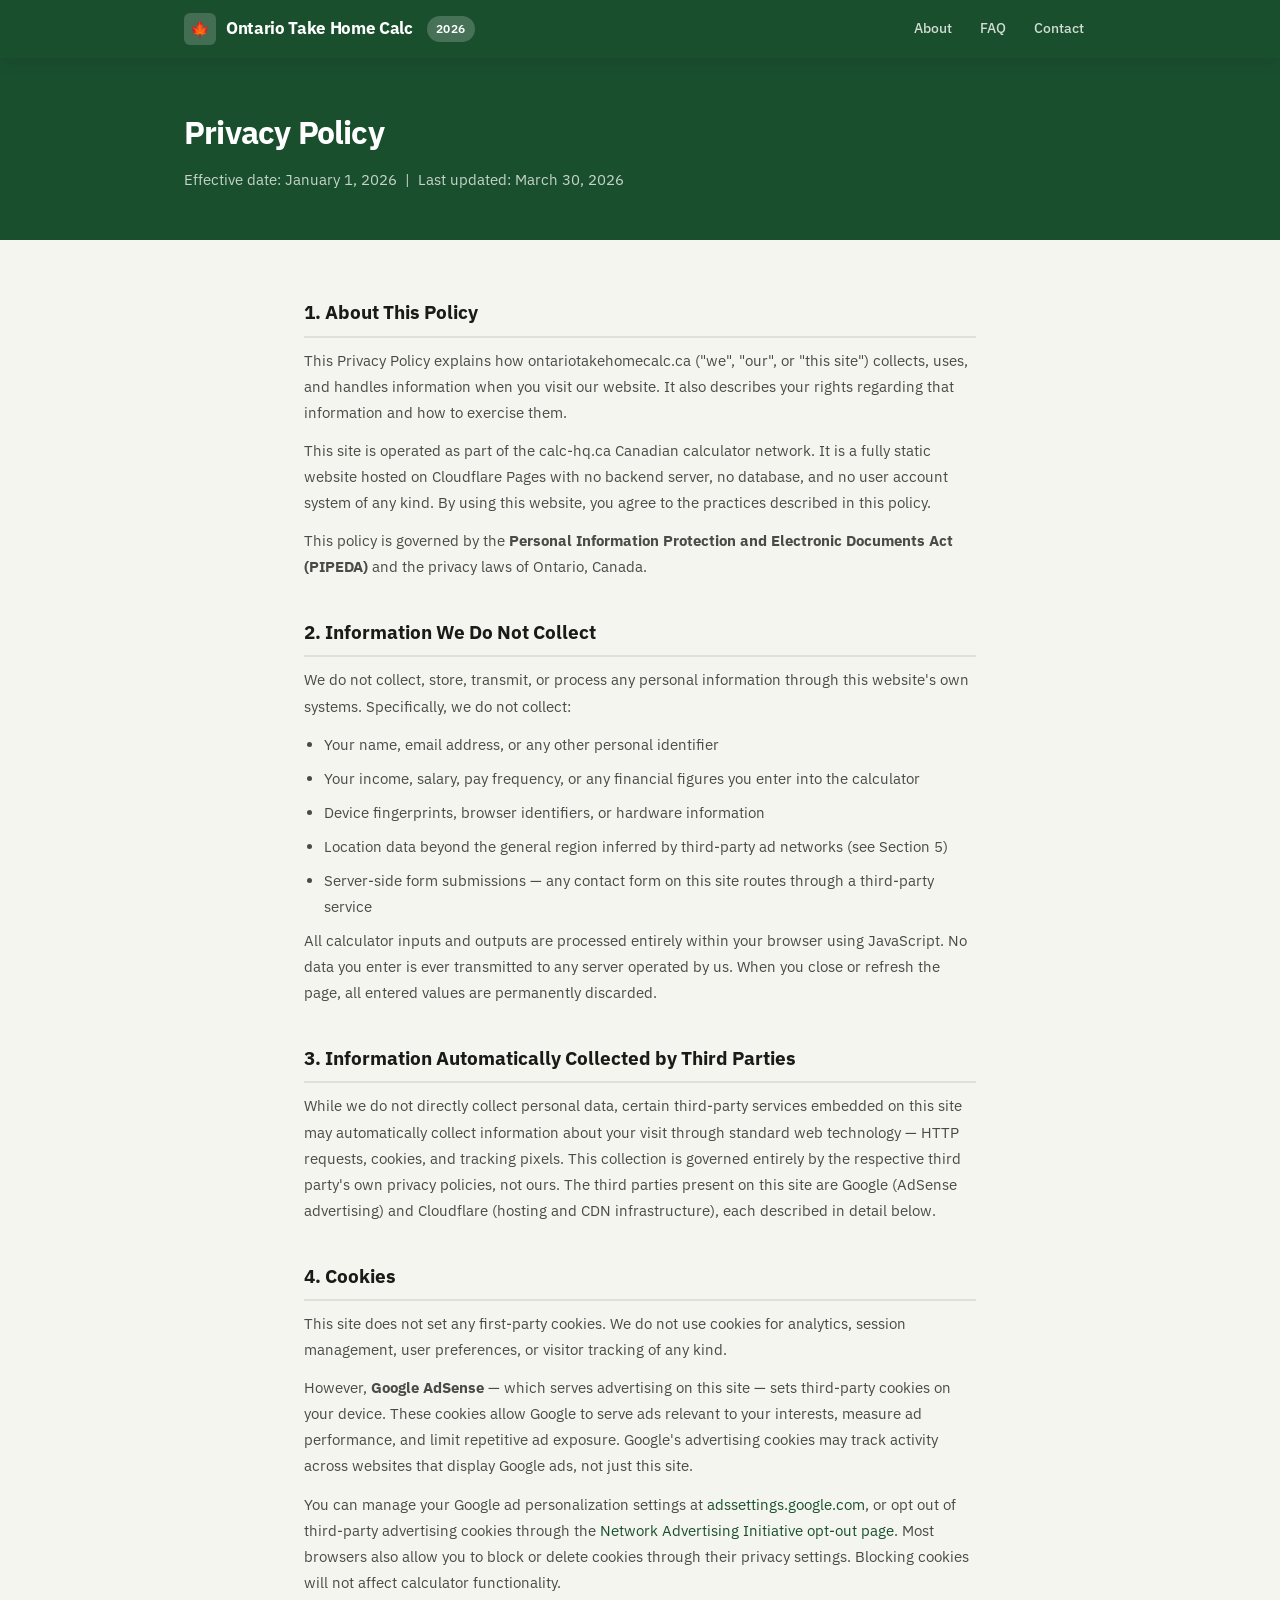
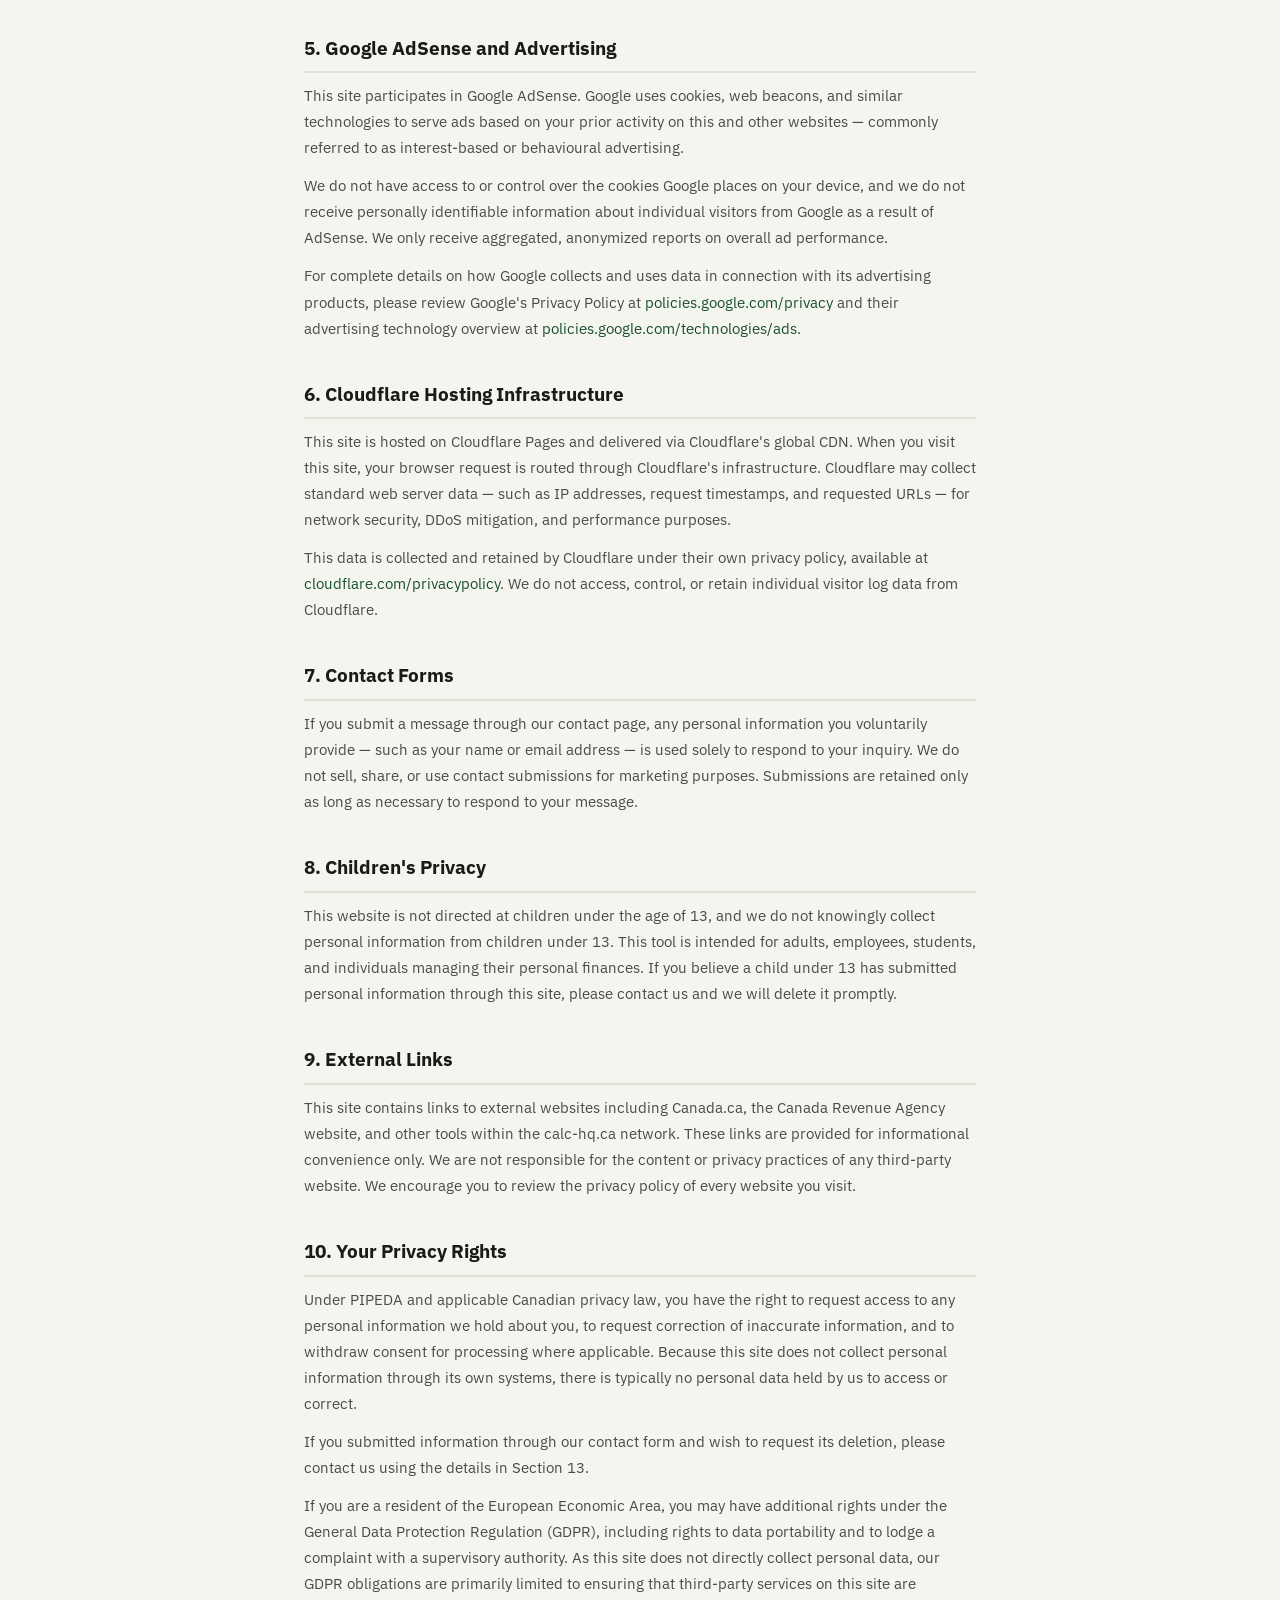
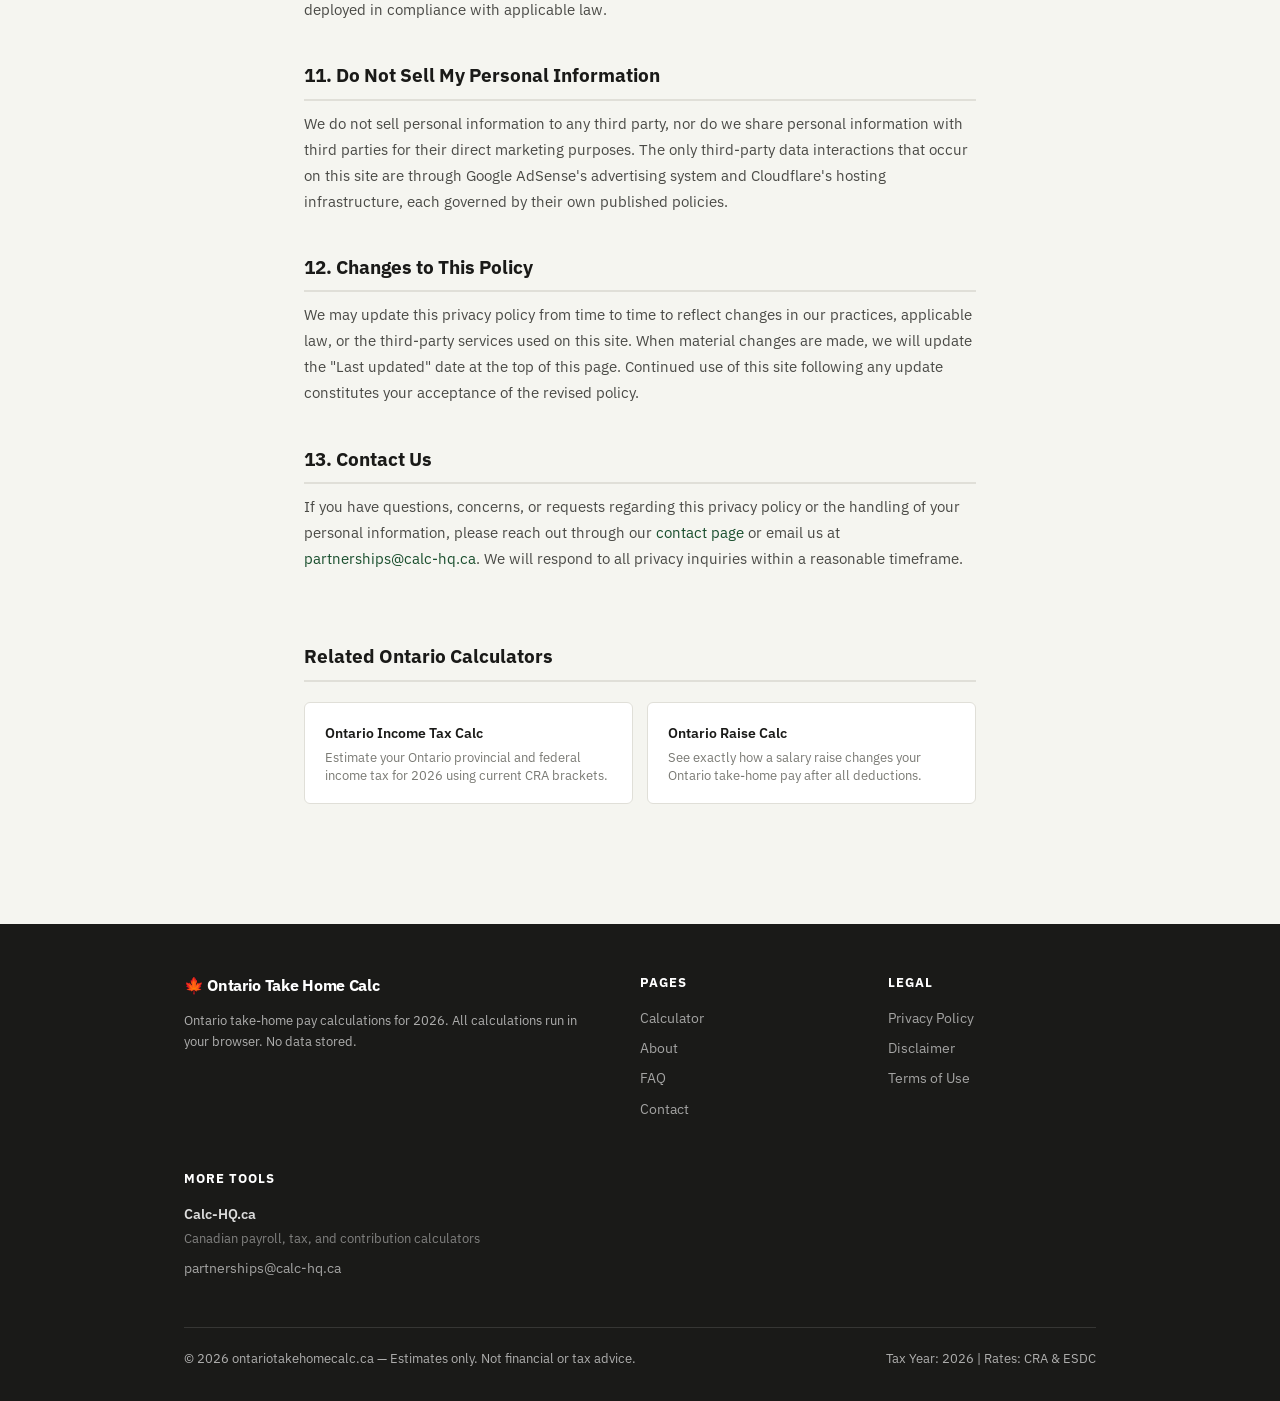
<file: privacy-policy.html>
<!DOCTYPE html>
<html lang="en-CA">
<head>
  <meta charset="UTF-8">
  <meta name="viewport" content="width=device-width, initial-scale=1.0">
  <title>Privacy Policy | Ontario Take Home Calc</title>
  <meta name="description" content="Privacy policy for ontariotakehomecalc.ca — how we handle data, cookies, advertising, and your rights as a visitor.">
  <link rel="canonical" href="https://ontariotakehomecalc.ca/privacy-policy.html">
  <link rel="stylesheet" href="css/style.css">
  <script async src="https://pagead2.googlesyndication.com/pagead/js/adsbygoogle.js?client=ca-pub-7744853829365165" crossorigin="anonymous"></script>
  <script type="application/ld+json">
  {
    "@context": "https://schema.org",
    "@type": "WebPage",
    "name": "Privacy Policy | Ontario Take Home Calc",
    "url": "https://ontariotakehomecalc.ca/privacy-policy.html",
    "description": "Privacy policy for ontariotakehomecalc.ca — data handling, cookies, and your rights.",
    "isPartOf": {
      "@type": "WebSite",
      "name": "Ontario Take Home Calc",
      "url": "https://ontariotakehomecalc.ca/"
    }
  }
  </script>
</head>
<body>

<header class="site-header">
  <div class="container">
    <div class="header-inner">
      <a href="/" class="logo"><span class="logo-icon">🍁</span> Ontario Take Home Calc <span class="year-badge">2026</span></a>
      <nav class="header-nav">
        <a href="about.html">About</a>
        <a href="faq.html">FAQ</a>
        <a href="contact.html">Contact</a>
      </nav>
    </div>
  </div>
</header>

<section class="page-hero">
  <div class="container">
    <h1>Privacy Policy</h1>
    <p>Effective date: January 1, 2026 &nbsp;|&nbsp; Last updated: March 30, 2026</p>
  </div>
</section>

<div class="page-body">

  <h2>1. About This Policy</h2>
  <p>This Privacy Policy explains how ontariotakehomecalc.ca ("we", "our", or "this site") collects, uses, and handles information when you visit our website. It also describes your rights regarding that information and how to exercise them.</p>
  <p>This site is operated as part of the calc-hq.ca Canadian calculator network. It is a fully static website hosted on Cloudflare Pages with no backend server, no database, and no user account system of any kind. By using this website, you agree to the practices described in this policy.</p>
  <p>This policy is governed by the <strong>Personal Information Protection and Electronic Documents Act (PIPEDA)</strong> and the privacy laws of Ontario, Canada.</p>

  <h2>2. Information We Do Not Collect</h2>
  <p>We do not collect, store, transmit, or process any personal information through this website's own systems. Specifically, we do not collect:</p>
  <ul>
    <li>Your name, email address, or any other personal identifier</li>
    <li>Your income, salary, pay frequency, or any financial figures you enter into the calculator</li>
    <li>Device fingerprints, browser identifiers, or hardware information</li>
    <li>Location data beyond the general region inferred by third-party ad networks (see Section 5)</li>
    <li>Server-side form submissions — any contact form on this site routes through a third-party service</li>
  </ul>
  <p>All calculator inputs and outputs are processed entirely within your browser using JavaScript. No data you enter is ever transmitted to any server operated by us. When you close or refresh the page, all entered values are permanently discarded.</p>

  <h2>3. Information Automatically Collected by Third Parties</h2>
  <p>While we do not directly collect personal data, certain third-party services embedded on this site may automatically collect information about your visit through standard web technology — HTTP requests, cookies, and tracking pixels. This collection is governed entirely by the respective third party's own privacy policies, not ours. The third parties present on this site are Google (AdSense advertising) and Cloudflare (hosting and CDN infrastructure), each described in detail below.</p>

  <h2>4. Cookies</h2>
  <p>This site does not set any first-party cookies. We do not use cookies for analytics, session management, user preferences, or visitor tracking of any kind.</p>
  <p>However, <strong>Google AdSense</strong> — which serves advertising on this site — sets third-party cookies on your device. These cookies allow Google to serve ads relevant to your interests, measure ad performance, and limit repetitive ad exposure. Google's advertising cookies may track activity across websites that display Google ads, not just this site.</p>
  <p>You can manage your Google ad personalization settings at <a href="https://adssettings.google.com" target="_blank" rel="noopener">adssettings.google.com</a>, or opt out of third-party advertising cookies through the <a href="https://optout.networkadvertising.org/" target="_blank" rel="noopener">Network Advertising Initiative opt-out page</a>. Most browsers also allow you to block or delete cookies through their privacy settings. Blocking cookies will not affect calculator functionality.</p>

  <h2>5. Google AdSense and Advertising</h2>
  <p>This site participates in Google AdSense. Google uses cookies, web beacons, and similar technologies to serve ads based on your prior activity on this and other websites — commonly referred to as interest-based or behavioural advertising.</p>
  <p>We do not have access to or control over the cookies Google places on your device, and we do not receive personally identifiable information about individual visitors from Google as a result of AdSense. We only receive aggregated, anonymized reports on overall ad performance.</p>
  <p>For complete details on how Google collects and uses data in connection with its advertising products, please review Google's Privacy Policy at <a href="https://policies.google.com/privacy" target="_blank" rel="noopener">policies.google.com/privacy</a> and their advertising technology overview at <a href="https://policies.google.com/technologies/ads" target="_blank" rel="noopener">policies.google.com/technologies/ads</a>.</p>

  <h2>6. Cloudflare Hosting Infrastructure</h2>
  <p>This site is hosted on Cloudflare Pages and delivered via Cloudflare's global CDN. When you visit this site, your browser request is routed through Cloudflare's infrastructure. Cloudflare may collect standard web server data — such as IP addresses, request timestamps, and requested URLs — for network security, DDoS mitigation, and performance purposes.</p>
  <p>This data is collected and retained by Cloudflare under their own privacy policy, available at <a href="https://www.cloudflare.com/privacypolicy/" target="_blank" rel="noopener">cloudflare.com/privacypolicy</a>. We do not access, control, or retain individual visitor log data from Cloudflare.</p>

  <h2>7. Contact Forms</h2>
  <p>If you submit a message through our contact page, any personal information you voluntarily provide — such as your name or email address — is used solely to respond to your inquiry. We do not sell, share, or use contact submissions for marketing purposes. Submissions are retained only as long as necessary to respond to your message.</p>

  <h2>8. Children's Privacy</h2>
  <p>This website is not directed at children under the age of 13, and we do not knowingly collect personal information from children under 13. This tool is intended for adults, employees, students, and individuals managing their personal finances. If you believe a child under 13 has submitted personal information through this site, please contact us and we will delete it promptly.</p>

  <h2>9. External Links</h2>
  <p>This site contains links to external websites including Canada.ca, the Canada Revenue Agency website, and other tools within the calc-hq.ca network. These links are provided for informational convenience only. We are not responsible for the content or privacy practices of any third-party website. We encourage you to review the privacy policy of every website you visit.</p>

  <h2>10. Your Privacy Rights</h2>
  <p>Under PIPEDA and applicable Canadian privacy law, you have the right to request access to any personal information we hold about you, to request correction of inaccurate information, and to withdraw consent for processing where applicable. Because this site does not collect personal information through its own systems, there is typically no personal data held by us to access or correct.</p>
  <p>If you submitted information through our contact form and wish to request its deletion, please contact us using the details in Section 13.</p>
  <p>If you are a resident of the European Economic Area, you may have additional rights under the General Data Protection Regulation (GDPR), including rights to data portability and to lodge a complaint with a supervisory authority. As this site does not directly collect personal data, our GDPR obligations are primarily limited to ensuring that third-party services on this site are deployed in compliance with applicable law.</p>

  <h2>11. Do Not Sell My Personal Information</h2>
  <p>We do not sell personal information to any third party, nor do we share personal information with third parties for their direct marketing purposes. The only third-party data interactions that occur on this site are through Google AdSense's advertising system and Cloudflare's hosting infrastructure, each governed by their own published policies.</p>

  <h2>12. Changes to This Policy</h2>
  <p>We may update this privacy policy from time to time to reflect changes in our practices, applicable law, or the third-party services used on this site. When material changes are made, we will update the "Last updated" date at the top of this page. Continued use of this site following any update constitutes your acceptance of the revised policy.</p>

  <h2>13. Contact Us</h2>
  <p>If you have questions, concerns, or requests regarding this privacy policy or the handling of your personal information, please reach out through our <a href="contact.html">contact page</a> or email us at <a href="mailto:partnerships@calc-hq.ca">partnerships@calc-hq.ca</a>. We will respond to all privacy inquiries within a reasonable timeframe.</p>

</div>

<!-- RELATED TOOLS (Ontario cluster — driven by network.js) -->
<section class="related-tools-section">
  <div class="page-body" style="padding-top:0;">
    <h2 style="margin-top:0;">Related Ontario Calculators</h2>
    <div class="related-grid" id="relatedGrid">
      <!-- populated by network.js -->
    </div>
  </div>
</section>

<footer class="site-footer">
  <div class="container">
    <div class="footer-grid">
      <div class="footer-brand">
        <div class="logo">🍁 Ontario Take Home Calc</div>
        <p>Ontario take-home pay calculations for 2026. All calculations run in your browser. No data stored.</p>
      </div>
      <div class="footer-col">
        <h4>Pages</h4>
        <a href="/">Calculator</a>
        <a href="about.html">About</a>
        <a href="faq.html">FAQ</a>
        <a href="contact.html">Contact</a>
      </div>
      <div class="footer-col">
        <h4>Legal</h4>
        <a href="privacy-policy.html">Privacy Policy</a>
        <a href="disclaimer.html">Disclaimer</a>
        <a href="terms.html">Terms of Use</a>
      </div>
      <div class="footer-col">
        <h4>More Tools</h4>
        <a href="https://calc-hq.ca" class="more-tools-link" target="_blank" rel="noopener">
          <div>Calc-HQ.ca</div>
          <div class="subtext">Canadian payroll, tax, and contribution calculators</div>
        </a>
        <a href="mailto:partnerships@calc-hq.ca">partnerships@calc-hq.ca</a>
      </div>
    </div>
    <div class="footer-bottom">
      <span>© 2026 ontariotakehomecalc.ca — Estimates only. Not financial or tax advice.</span>
      <span>Tax Year: 2026 | Rates: CRA &amp; ESDC</span>
    </div>
  </div>
</footer>

<script src="js/network.js"></script>
<script src="js/ads.js"></script>
<script>
(function(){
  var grid = document.getElementById('relatedGrid');
  if (!grid || typeof NETWORK_TOOLS === 'undefined') return;
  var thisSite = 'ontariotakehomecalc.ca';
  var tools = NETWORK_TOOLS.filter(function(t){ return t.live === true && t.url.indexOf(thisSite) === -1; });
  if (!tools.length) { grid.innerHTML = '<p style="color:#888;font-size:0.9rem">No related tools available.</p>'; return; }
  tools.forEach(function(tool){
    var a = document.createElement('a');
    a.className = 'related-card';
    a.href = tool.url;
    a.target = '_blank';
    a.rel = 'noopener';
    a.innerHTML = '<div class="related-card-title">' + tool.name + '</div><div class="related-card-desc">' + tool.desc + '</div>';
    grid.appendChild(a);
  });
})();
</script>
</body>
</html>
</file>
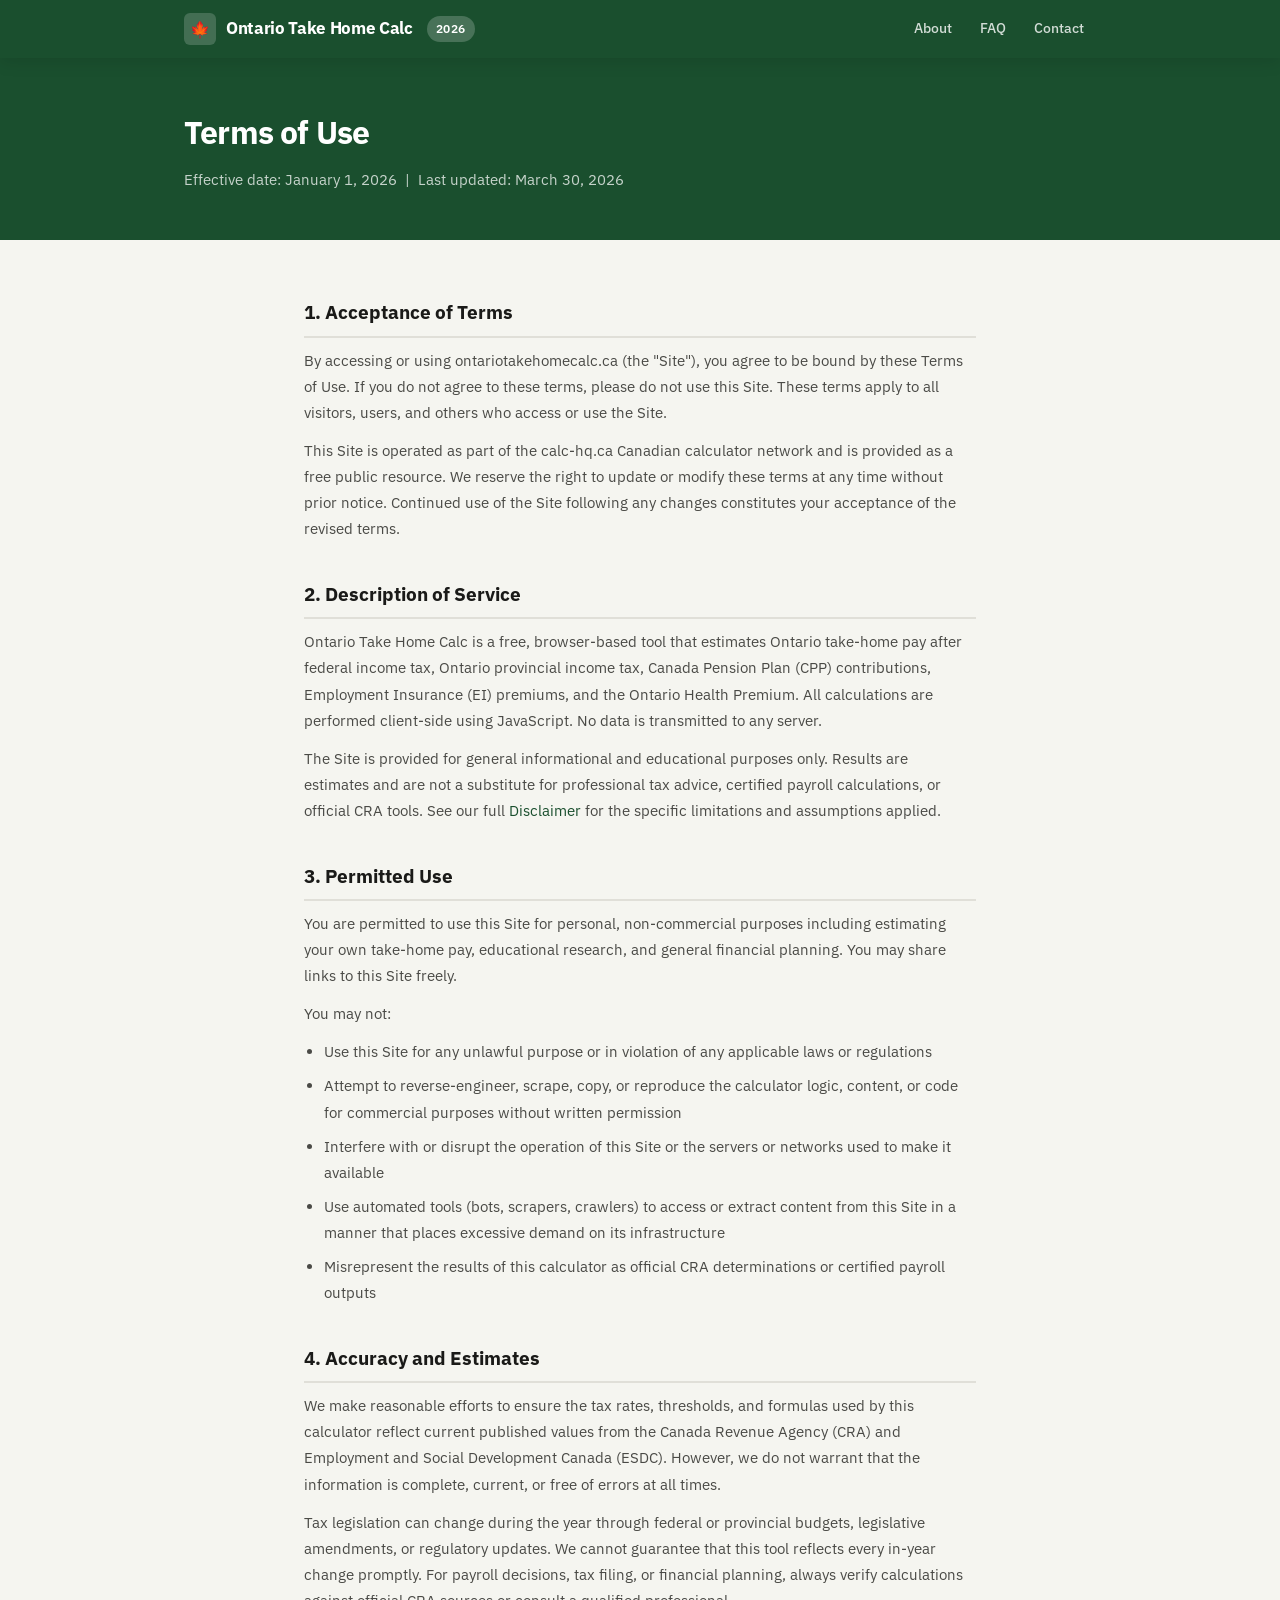
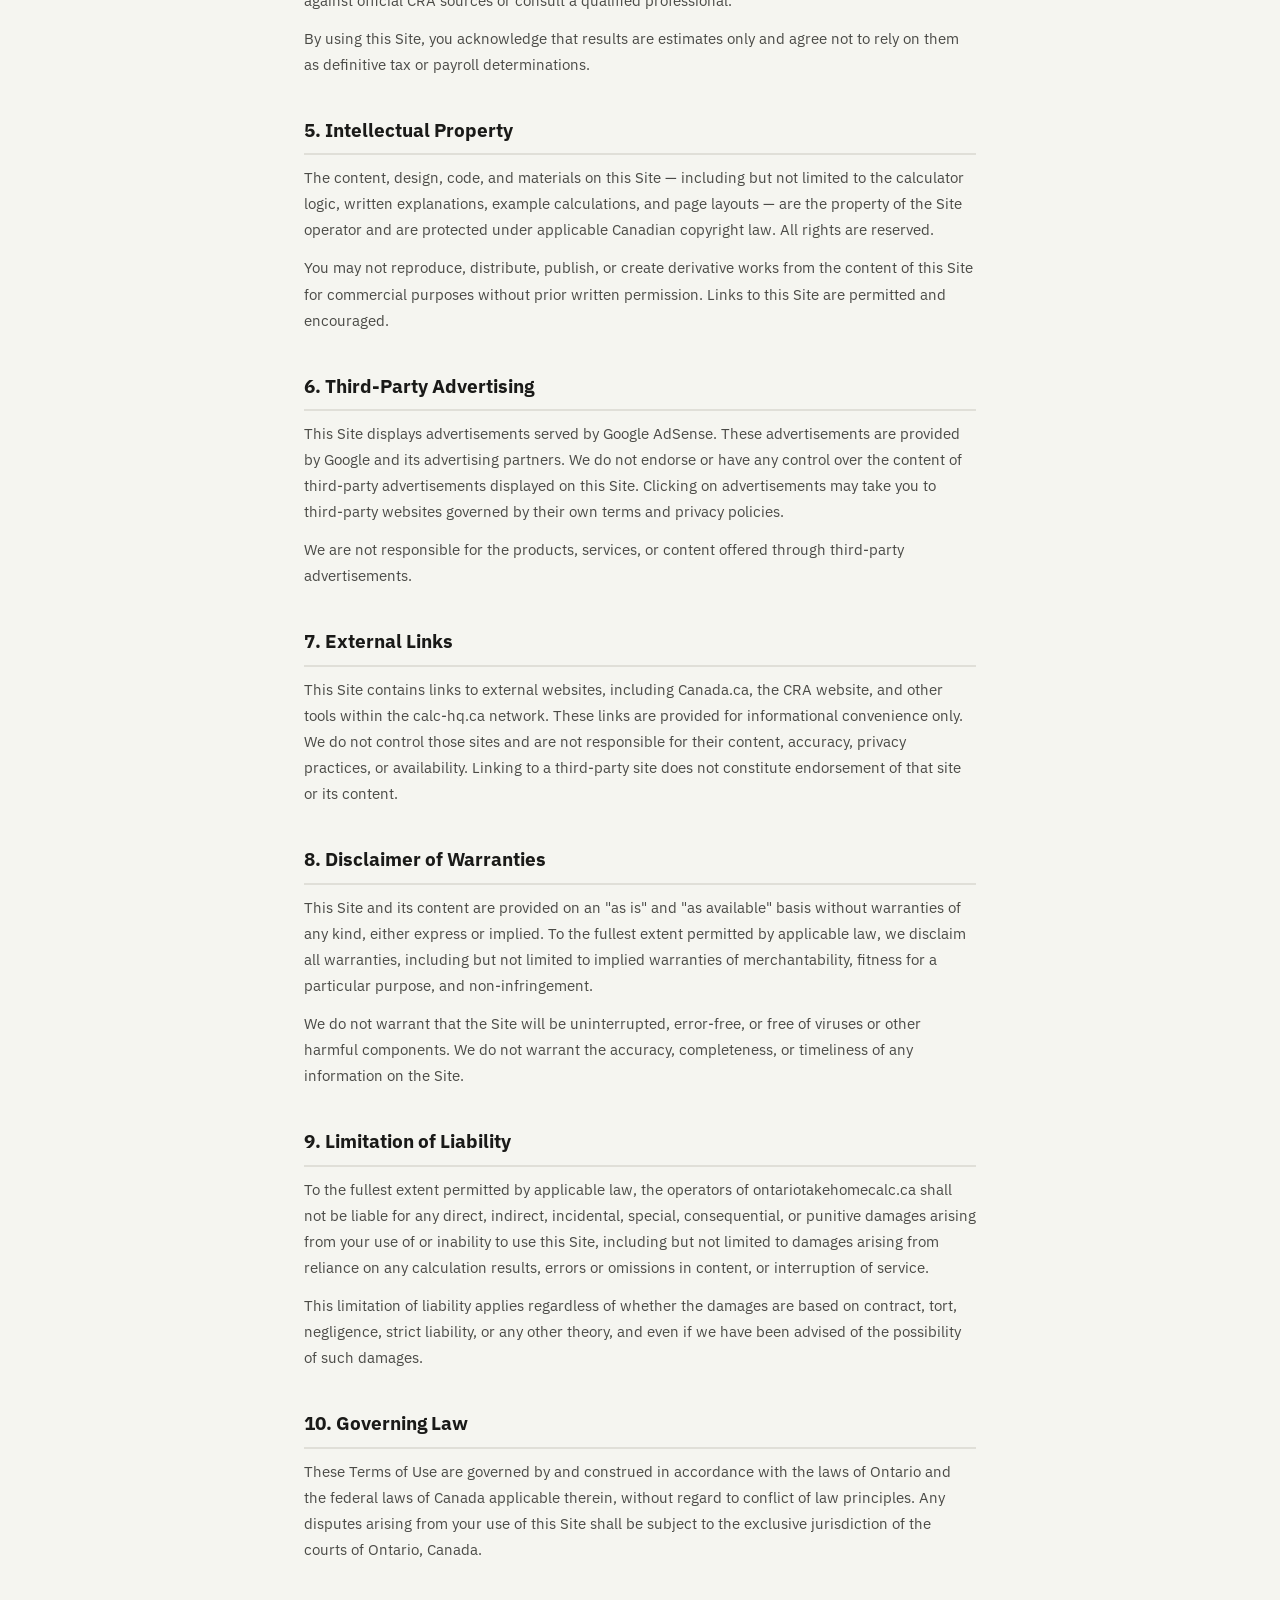
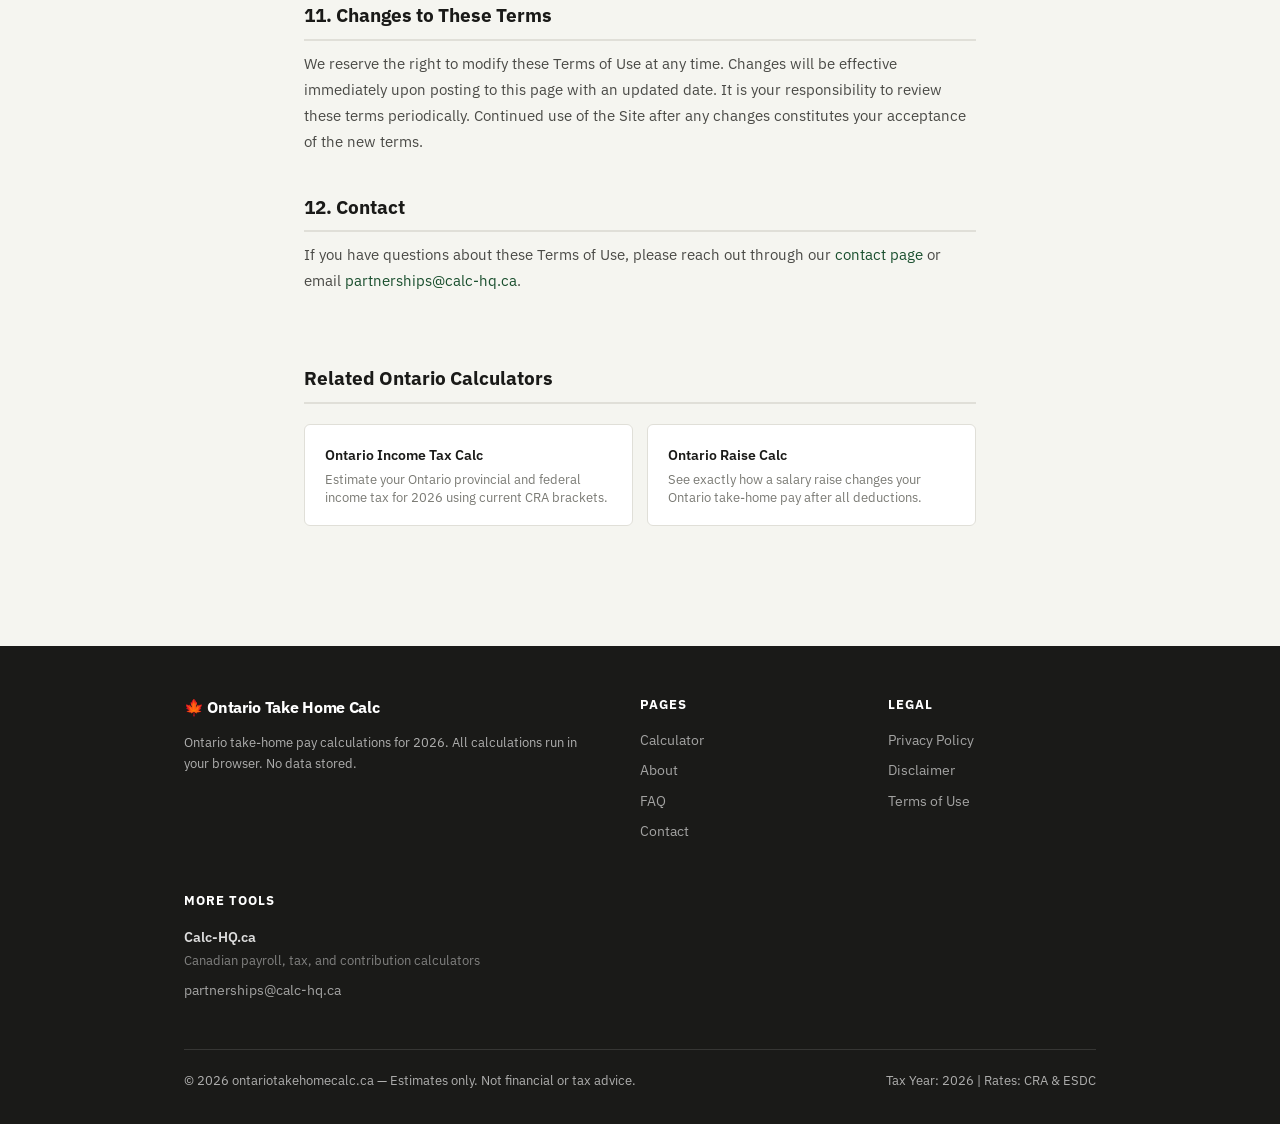
<file: terms.html>
<!DOCTYPE html>
<html lang="en-CA">
<head>
  <meta charset="UTF-8">
  <meta name="viewport" content="width=device-width, initial-scale=1.0">
  <title>Terms of Use | Ontario Take Home Calc</title>
  <meta name="description" content="Terms of use for ontariotakehomecalc.ca. By using this free Ontario take-home pay calculator, you agree to these terms.">
  <link rel="canonical" href="https://ontariotakehomecalc.ca/terms.html">
  <link rel="stylesheet" href="css/style.css">
  <script async src="https://pagead2.googlesyndication.com/pagead/js/adsbygoogle.js?client=ca-pub-7744853829365165" crossorigin="anonymous"></script>
  <script type="application/ld+json">
  {
    "@context": "https://schema.org",
    "@type": "WebPage",
    "name": "Terms of Use | Ontario Take Home Calc",
    "url": "https://ontariotakehomecalc.ca/terms.html",
    "description": "Terms of use for ontariotakehomecalc.ca.",
    "isPartOf": {
      "@type": "WebSite",
      "name": "Ontario Take Home Calc",
      "url": "https://ontariotakehomecalc.ca/"
    }
  }
  </script>
</head>
<body>

<header class="site-header">
  <div class="container">
    <div class="header-inner">
      <a href="/" class="logo"><span class="logo-icon">&#127809;</span> Ontario Take Home Calc <span class="year-badge">2026</span></a>
      <nav class="header-nav">
        <a href="about.html">About</a>
        <a href="faq.html">FAQ</a>
        <a href="contact.html">Contact</a>
      </nav>
    </div>
  </div>
</header>

<section class="page-hero">
  <div class="container">
    <h1>Terms of Use</h1>
    <p>Effective date: January 1, 2026 &nbsp;|&nbsp; Last updated: March 30, 2026</p>
  </div>
</section>

<div class="page-body">

  <h2>1. Acceptance of Terms</h2>
  <p>By accessing or using ontariotakehomecalc.ca (the "Site"), you agree to be bound by these Terms of Use. If you do not agree to these terms, please do not use this Site. These terms apply to all visitors, users, and others who access or use the Site.</p>
  <p>This Site is operated as part of the calc-hq.ca Canadian calculator network and is provided as a free public resource. We reserve the right to update or modify these terms at any time without prior notice. Continued use of the Site following any changes constitutes your acceptance of the revised terms.</p>

  <h2>2. Description of Service</h2>
  <p>Ontario Take Home Calc is a free, browser-based tool that estimates Ontario take-home pay after federal income tax, Ontario provincial income tax, Canada Pension Plan (CPP) contributions, Employment Insurance (EI) premiums, and the Ontario Health Premium. All calculations are performed client-side using JavaScript. No data is transmitted to any server.</p>
  <p>The Site is provided for general informational and educational purposes only. Results are estimates and are not a substitute for professional tax advice, certified payroll calculations, or official CRA tools. See our full <a href="disclaimer.html">Disclaimer</a> for the specific limitations and assumptions applied.</p>

  <h2>3. Permitted Use</h2>
  <p>You are permitted to use this Site for personal, non-commercial purposes including estimating your own take-home pay, educational research, and general financial planning. You may share links to this Site freely.</p>
  <p>You may not:</p>
  <ul>
    <li>Use this Site for any unlawful purpose or in violation of any applicable laws or regulations</li>
    <li>Attempt to reverse-engineer, scrape, copy, or reproduce the calculator logic, content, or code for commercial purposes without written permission</li>
    <li>Interfere with or disrupt the operation of this Site or the servers or networks used to make it available</li>
    <li>Use automated tools (bots, scrapers, crawlers) to access or extract content from this Site in a manner that places excessive demand on its infrastructure</li>
    <li>Misrepresent the results of this calculator as official CRA determinations or certified payroll outputs</li>
  </ul>

  <h2>4. Accuracy and Estimates</h2>
  <p>We make reasonable efforts to ensure the tax rates, thresholds, and formulas used by this calculator reflect current published values from the Canada Revenue Agency (CRA) and Employment and Social Development Canada (ESDC). However, we do not warrant that the information is complete, current, or free of errors at all times.</p>
  <p>Tax legislation can change during the year through federal or provincial budgets, legislative amendments, or regulatory updates. We cannot guarantee that this tool reflects every in-year change promptly. For payroll decisions, tax filing, or financial planning, always verify calculations against official CRA sources or consult a qualified professional.</p>
  <p>By using this Site, you acknowledge that results are estimates only and agree not to rely on them as definitive tax or payroll determinations.</p>

  <h2>5. Intellectual Property</h2>
  <p>The content, design, code, and materials on this Site — including but not limited to the calculator logic, written explanations, example calculations, and page layouts — are the property of the Site operator and are protected under applicable Canadian copyright law. All rights are reserved.</p>
  <p>You may not reproduce, distribute, publish, or create derivative works from the content of this Site for commercial purposes without prior written permission. Links to this Site are permitted and encouraged.</p>

  <h2>6. Third-Party Advertising</h2>
  <p>This Site displays advertisements served by Google AdSense. These advertisements are provided by Google and its advertising partners. We do not endorse or have any control over the content of third-party advertisements displayed on this Site. Clicking on advertisements may take you to third-party websites governed by their own terms and privacy policies.</p>
  <p>We are not responsible for the products, services, or content offered through third-party advertisements.</p>

  <h2>7. External Links</h2>
  <p>This Site contains links to external websites, including Canada.ca, the CRA website, and other tools within the calc-hq.ca network. These links are provided for informational convenience only. We do not control those sites and are not responsible for their content, accuracy, privacy practices, or availability. Linking to a third-party site does not constitute endorsement of that site or its content.</p>

  <h2>8. Disclaimer of Warranties</h2>
  <p>This Site and its content are provided on an "as is" and "as available" basis without warranties of any kind, either express or implied. To the fullest extent permitted by applicable law, we disclaim all warranties, including but not limited to implied warranties of merchantability, fitness for a particular purpose, and non-infringement.</p>
  <p>We do not warrant that the Site will be uninterrupted, error-free, or free of viruses or other harmful components. We do not warrant the accuracy, completeness, or timeliness of any information on the Site.</p>

  <h2>9. Limitation of Liability</h2>
  <p>To the fullest extent permitted by applicable law, the operators of ontariotakehomecalc.ca shall not be liable for any direct, indirect, incidental, special, consequential, or punitive damages arising from your use of or inability to use this Site, including but not limited to damages arising from reliance on any calculation results, errors or omissions in content, or interruption of service.</p>
  <p>This limitation of liability applies regardless of whether the damages are based on contract, tort, negligence, strict liability, or any other theory, and even if we have been advised of the possibility of such damages.</p>

  <h2>10. Governing Law</h2>
  <p>These Terms of Use are governed by and construed in accordance with the laws of Ontario and the federal laws of Canada applicable therein, without regard to conflict of law principles. Any disputes arising from your use of this Site shall be subject to the exclusive jurisdiction of the courts of Ontario, Canada.</p>

  <h2>11. Changes to These Terms</h2>
  <p>We reserve the right to modify these Terms of Use at any time. Changes will be effective immediately upon posting to this page with an updated date. It is your responsibility to review these terms periodically. Continued use of the Site after any changes constitutes your acceptance of the new terms.</p>

  <h2>12. Contact</h2>
  <p>If you have questions about these Terms of Use, please reach out through our <a href="contact.html">contact page</a> or email <a href="mailto:partnerships@calc-hq.ca">partnerships@calc-hq.ca</a>.</p>

</div>

<!-- RELATED TOOLS (Ontario cluster — driven by network.js) -->
<section class="related-tools-section">
  <div class="page-body" style="padding-top:0;">
    <h2 style="margin-top:0;">Related Ontario Calculators</h2>
    <div class="related-grid" id="relatedGrid">
      <!-- populated by network.js -->
    </div>
  </div>
</section>

<footer class="site-footer">
  <div class="container">
    <div class="footer-grid">
      <div class="footer-brand">
        <div class="logo">🍁 Ontario Take Home Calc</div>
        <p>Ontario take-home pay calculations for 2026. All calculations run in your browser. No data stored.</p>
      </div>
      <div class="footer-col">
        <h4>Pages</h4>
        <a href="/">Calculator</a>
        <a href="about.html">About</a>
        <a href="faq.html">FAQ</a>
        <a href="contact.html">Contact</a>
      </div>
      <div class="footer-col">
        <h4>Legal</h4>
        <a href="privacy-policy.html">Privacy Policy</a>
        <a href="disclaimer.html">Disclaimer</a>
        <a href="terms.html">Terms of Use</a>
      </div>
      <div class="footer-col">
        <h4>More Tools</h4>
        <a href="https://calc-hq.ca" class="more-tools-link" target="_blank" rel="noopener">
          <div>Calc-HQ.ca</div>
          <div class="subtext">Canadian payroll, tax, and contribution calculators</div>
        </a>
        <a href="mailto:partnerships@calc-hq.ca">partnerships@calc-hq.ca</a>
      </div>
    </div>
    <div class="footer-bottom">
      <span>© 2026 ontariotakehomecalc.ca — Estimates only. Not financial or tax advice.</span>
      <span>Tax Year: 2026 | Rates: CRA &amp; ESDC</span>
    </div>
  </div>
</footer>

<script src="js/network.js"></script>
<script src="js/ads.js"></script>
<script>
(function(){
  var grid = document.getElementById('relatedGrid');
  if (!grid || typeof NETWORK_TOOLS === 'undefined') return;
  var thisSite = 'ontariotakehomecalc.ca';
  var tools = NETWORK_TOOLS.filter(function(t){ return t.live === true && t.url.indexOf(thisSite) === -1; });
  if (!tools.length) { grid.innerHTML = '<p style="color:#888;font-size:0.9rem">No related tools available.</p>'; return; }
  tools.forEach(function(tool){
    var a = document.createElement('a');
    a.className = 'related-card';
    a.href = tool.url;
    a.target = '_blank';
    a.rel = 'noopener';
    a.innerHTML = '<div class="related-card-title">' + tool.name + '</div><div class="related-card-desc">' + tool.desc + '</div>';
    grid.appendChild(a);
  });
})();
</script>
</body>
</html>
</file>
<file: css/style.css>
/* Ontario Take Home Calc — Main Stylesheet */
/* Aesthetic: Clean government-grade authority with a modern twist */
/* Fonts: IBM Plex Sans (body) + IBM Plex Mono (numbers) */

@import url('https://fonts.googleapis.com/css2?family=IBM+Plex+Sans:wght@300;400;500;600;700&family=IBM+Plex+Mono:wght@400;500;600&display=swap');

/* ─── CSS VARIABLES ──────────────────────────────────────────────────────────── */
:root {
  --bg:         #f5f5f0;
  --surface:    #ffffff;
  --surface-2:  #f9f9f6;
  --border:     #e0dfd8;
  --border-2:   #c8c7be;

  --text-primary:   #1a1a18;
  --text-secondary: #4a4a46;
  --text-muted:     #7a7a74;

  --accent:       #1a4f2e;      /* Deep Ontario green */
  --accent-light: #e8f2ec;
  --accent-mid:   #2d7a47;
  --accent-hover: #153d24;

  --red:    #c0392b;
  --amber:  #c47a00;

  --radius:   6px;
  --radius-lg: 12px;
  --shadow-sm: 0 1px 3px rgba(0,0,0,0.08);
  --shadow:    0 4px 16px rgba(0,0,0,0.10);
  --shadow-lg: 0 8px 32px rgba(0,0,0,0.12);

  --max-width: 960px;
  --content-width: 760px;
}

/* ─── RESET ──────────────────────────────────────────────────────────────────── */
*, *::before, *::after { box-sizing: border-box; margin: 0; padding: 0; }
html { scroll-behavior: smooth; }
body {
  font-family: 'IBM Plex Sans', sans-serif;
  background: var(--bg);
  color: var(--text-primary);
  font-size: 16px;
  line-height: 1.65;
  -webkit-font-smoothing: antialiased;
}
img { max-width: 100%; }
a { color: var(--accent); text-decoration: none; }
a:hover { color: var(--accent-hover); text-decoration: underline; }

/* ─── LAYOUT ──────────────────────────────────────────────────────────────────── */
.container {
  max-width: var(--max-width);
  margin: 0 auto;
  padding: 0 24px;
}
.content-width {
  max-width: var(--content-width);
  margin: 0 auto;
}

/* ─── HEADER ──────────────────────────────────────────────────────────────────── */
.site-header {
  background: var(--accent);
  color: #fff;
  padding: 0;
  position: sticky;
  top: 0;
  z-index: 100;
  box-shadow: var(--shadow);
}
.header-inner {
  display: flex;
  align-items: center;
  justify-content: space-between;
  height: 58px;
}
.logo {
  font-size: 1.05rem;
  font-weight: 700;
  color: #fff;
  letter-spacing: -0.02em;
  display: flex;
  align-items: center;
  gap: 10px;
}
.logo-icon {
  width: 32px;
  height: 32px;
  background: rgba(255,255,255,0.18);
  border-radius: 6px;
  display: flex;
  align-items: center;
  justify-content: center;
  font-size: 1rem;
}
.header-nav {
  display: flex;
  align-items: center;
  gap: 4px;
}
.header-nav a {
  color: rgba(255,255,255,0.80);
  font-size: 0.875rem;
  font-weight: 500;
  padding: 6px 12px;
  border-radius: var(--radius);
  transition: background 0.15s, color 0.15s;
}
.header-nav a:hover {
  color: #fff;
  background: rgba(255,255,255,0.15);
  text-decoration: none;
}
.year-badge {
  background: rgba(255,255,255,0.20);
  color: #fff;
  font-size: 0.75rem;
  font-weight: 600;
  padding: 3px 9px;
  border-radius: 20px;
  letter-spacing: 0.04em;
  margin-left: 4px;
}

/* ─── HERO ────────────────────────────────────────────────────────────────────── */
.hero {
  background: var(--accent);
  color: #fff;
  padding: 48px 0 56px;
}
.hero h1 {
  font-size: clamp(1.6rem, 3.5vw, 2.4rem);
  font-weight: 700;
  letter-spacing: -0.03em;
  line-height: 1.2;
  margin-bottom: 10px;
}
.hero p {
  font-size: 1rem;
  color: rgba(255,255,255,0.80);
  max-width: 520px;
}

/* ─── CALCULATOR CARD ────────────────────────────────────────────────────────── */
.calc-card {
  background: var(--surface);
  border-radius: var(--radius-lg);
  box-shadow: var(--shadow-lg);
  margin-top: -28px;
  position: relative;
  z-index: 10;
  overflow: hidden;
}
.calc-form-section {
  padding: 32px 36px;
  border-bottom: 1px solid var(--border);
}
.calc-results-section {
  padding: 32px 36px;
  background: var(--surface-2);
}

.form-grid {
  display: grid;
  grid-template-columns: 1fr 1fr;
  gap: 20px 28px;
  align-items: end;
}
.form-group {
  display: flex;
  flex-direction: column;
  gap: 6px;
}
.form-group.full {
  grid-column: 1 / -1;
}
label {
  font-size: 0.825rem;
  font-weight: 600;
  color: var(--text-secondary);
  text-transform: uppercase;
  letter-spacing: 0.06em;
}
.input-prefix-wrap {
  position: relative;
}
.input-prefix {
  position: absolute;
  left: 12px;
  top: 50%;
  transform: translateY(-50%);
  color: var(--text-muted);
  font-size: 1rem;
  font-family: 'IBM Plex Mono', monospace;
  pointer-events: none;
}
input[type="number"],
select {
  width: 100%;
  padding: 11px 14px;
  border: 1.5px solid var(--border);
  border-radius: var(--radius);
  background: var(--surface);
  color: var(--text-primary);
  font-family: 'IBM Plex Mono', monospace;
  font-size: 1rem;
  font-weight: 500;
  transition: border-color 0.15s, box-shadow 0.15s;
  appearance: none;
}
.input-prefix-wrap input[type="number"] {
  padding-left: 28px;
}
input[type="number"]:focus,
select:focus {
  outline: none;
  border-color: var(--accent);
  box-shadow: 0 0 0 3px var(--accent-light);
}
select {
  background-image: url("data:image/svg+xml,%3Csvg xmlns='http://www.w3.org/2000/svg' width='12' height='8' viewBox='0 0 12 8'%3E%3Cpath d='M1 1l5 5 5-5' stroke='%234a4a46' stroke-width='1.5' fill='none' stroke-linecap='round'/%3E%3C/svg%3E");
  background-repeat: no-repeat;
  background-position: right 14px center;
  padding-right: 36px;
  cursor: pointer;
  font-family: 'IBM Plex Sans', sans-serif;
}
.calc-btn {
  background: var(--accent);
  color: #fff;
  border: none;
  border-radius: var(--radius);
  padding: 12px 28px;
  font-family: 'IBM Plex Sans', sans-serif;
  font-size: 0.95rem;
  font-weight: 600;
  cursor: pointer;
  transition: background 0.15s, transform 0.1s;
  letter-spacing: 0.02em;
  width: 100%;
  margin-top: 4px;
}
.calc-btn:hover { background: var(--accent-hover); }
.calc-btn:active { transform: translateY(1px); }

/* ─── RESULTS ────────────────────────────────────────────────────────────────── */
.results-placeholder {
  text-align: center;
  padding: 40px 0;
  color: var(--text-muted);
}
.results-placeholder p { font-size: 0.95rem; margin-top: 8px; }

.results-header {
  display: flex;
  align-items: flex-end;
  justify-content: space-between;
  margin-bottom: 28px;
  gap: 16px;
  flex-wrap: wrap;
}
.takehome-display {
  display: flex;
  flex-direction: column;
  gap: 2px;
}
.takehome-label {
  font-size: 0.8rem;
  font-weight: 600;
  text-transform: uppercase;
  letter-spacing: 0.06em;
  color: var(--text-muted);
}
.takehome-amount {
  font-family: 'IBM Plex Mono', monospace;
  font-size: clamp(1.8rem, 4vw, 2.6rem);
  font-weight: 600;
  color: var(--accent);
  letter-spacing: -0.03em;
  line-height: 1;
}
.takehome-period {
  font-size: 0.85rem;
  color: var(--text-muted);
  margin-top: 4px;
}
.effective-rate-chip {
  background: var(--accent-light);
  color: var(--accent);
  font-size: 0.85rem;
  font-weight: 600;
  padding: 6px 14px;
  border-radius: 20px;
  white-space: nowrap;
}

/* Results breakdown table */
.results-breakdown {
  display: flex;
  flex-direction: column;
  gap: 0;
  border: 1px solid var(--border);
  border-radius: var(--radius);
  overflow: hidden;
  margin-bottom: 20px;
}
.breakdown-row {
  display: flex;
  align-items: center;
  justify-content: space-between;
  padding: 11px 16px;
  border-bottom: 1px solid var(--border);
  transition: background 0.1s;
  gap: 12px;
}
.breakdown-row:last-child { border-bottom: none; }
.breakdown-row:hover { background: var(--surface); }
.breakdown-row.section-header {
  background: #f0f0eb;
  font-size: 0.75rem;
  font-weight: 700;
  text-transform: uppercase;
  letter-spacing: 0.08em;
  color: var(--text-muted);
  padding: 7px 16px;
  border-bottom: 1px solid var(--border-2);
}
.breakdown-row.total {
  background: var(--accent);
  color: #fff;
  font-weight: 700;
  border-bottom: none;
}
.breakdown-row.total:hover { background: var(--accent-hover); }
.breakdown-label {
  font-size: 0.9rem;
  color: var(--text-secondary);
  display: flex;
  align-items: center;
  gap: 8px;
}
.breakdown-row.total .breakdown-label { color: rgba(255,255,255,0.85); }
.breakdown-value {
  font-family: 'IBM Plex Mono', monospace;
  font-size: 0.9rem;
  font-weight: 500;
  color: var(--text-primary);
  white-space: nowrap;
}
.breakdown-row.total .breakdown-value { color: #fff; font-size: 1rem; }
.breakdown-sub {
  font-size: 0.78rem;
  color: var(--text-muted);
  font-family: 'IBM Plex Mono', monospace;
}
.deduction-amount { color: var(--red); }
.breakdown-row.total .deduction-amount { color: rgba(255,220,220,1); }

/* Period comparison */
.period-grid {
  display: grid;
  grid-template-columns: repeat(3, 1fr);
  gap: 12px;
  margin-top: 4px;
}
.period-card {
  background: var(--surface);
  border: 1px solid var(--border);
  border-radius: var(--radius);
  padding: 14px 16px;
  display: flex;
  flex-direction: column;
  gap: 4px;
}
.period-card-label {
  font-size: 0.75rem;
  font-weight: 700;
  text-transform: uppercase;
  letter-spacing: 0.06em;
  color: var(--text-muted);
}
.period-card-amount {
  font-family: 'IBM Plex Mono', monospace;
  font-size: 1.05rem;
  font-weight: 600;
  color: var(--text-primary);
  letter-spacing: -0.02em;
}
.period-card-sub {
  font-size: 0.75rem;
  color: var(--text-muted);
}
.period-card.highlight {
  border-color: var(--accent);
  background: var(--accent-light);
}
.period-card.highlight .period-card-amount { color: var(--accent); }

.disclaimer-note {
  font-size: 0.78rem;
  color: var(--text-muted);
  padding: 12px 16px;
  background: #fffbf0;
  border: 1px solid #e8d88a;
  border-radius: var(--radius);
  margin-top: 16px;
  line-height: 1.5;
}

/* ─── CONTENT SECTIONS ───────────────────────────────────────────────────────── */
.page-content {
  padding: 64px 0;
}
.section {
  margin-bottom: 56px;
}
.section-label {
  font-size: 0.75rem;
  font-weight: 700;
  text-transform: uppercase;
  letter-spacing: 0.1em;
  color: var(--accent);
  margin-bottom: 8px;
}
.section h2 {
  font-size: clamp(1.25rem, 2.5vw, 1.55rem);
  font-weight: 700;
  letter-spacing: -0.025em;
  color: var(--text-primary);
  margin-bottom: 16px;
  line-height: 1.25;
}
.section h3 {
  font-size: 1.05rem;
  font-weight: 600;
  color: var(--text-primary);
  margin-bottom: 10px;
  margin-top: 24px;
}
.section p {
  color: var(--text-secondary);
  font-size: 0.95rem;
  line-height: 1.75;
  margin-bottom: 14px;
}
.section p:last-child { margin-bottom: 0; }

/* Info boxes */
.info-box {
  background: var(--surface);
  border: 1px solid var(--border);
  border-radius: var(--radius-lg);
  padding: 28px 32px;
  margin-bottom: 20px;
}
.info-box.green {
  background: var(--accent-light);
  border-color: rgba(45,122,71,0.25);
}
.info-box h3 { margin-top: 0; }

/* Example calculation */
.example-table {
  width: 100%;
  border-collapse: collapse;
  font-size: 0.9rem;
  margin: 20px 0;
  border-radius: var(--radius);
  overflow: hidden;
  border: 1px solid var(--border);
}
.example-table th {
  background: var(--accent);
  color: #fff;
  text-align: left;
  padding: 10px 16px;
  font-weight: 600;
  font-size: 0.8rem;
  text-transform: uppercase;
  letter-spacing: 0.06em;
}
.example-table td {
  padding: 10px 16px;
  border-bottom: 1px solid var(--border);
  color: var(--text-secondary);
}
.example-table tr:last-child td { border-bottom: none; }
.example-table tr:nth-child(even) td { background: var(--surface-2); }
.example-table td:last-child {
  font-family: 'IBM Plex Mono', monospace;
  font-weight: 500;
  text-align: right;
  color: var(--text-primary);
}
.example-table .table-total td {
  font-weight: 700;
  background: #f0f0eb;
  color: var(--text-primary);
}
.example-table .table-result td {
  font-weight: 700;
  background: var(--accent-light);
  color: var(--accent);
}

/* Scenarios grid */
.scenarios-grid {
  display: grid;
  grid-template-columns: repeat(auto-fill, minmax(260px, 1fr));
  gap: 16px;
  margin-top: 20px;
}
.scenario-card {
  background: var(--surface);
  border: 1px solid var(--border);
  border-radius: var(--radius-lg);
  padding: 22px 24px;
  display: flex;
  flex-direction: column;
  gap: 4px;
}
.scenario-title {
  font-size: 0.8rem;
  font-weight: 700;
  text-transform: uppercase;
  letter-spacing: 0.06em;
  color: var(--text-muted);
  margin-bottom: 4px;
}
.scenario-income {
  font-family: 'IBM Plex Mono', monospace;
  font-size: 1.25rem;
  font-weight: 600;
  color: var(--text-primary);
}
.scenario-net {
  font-family: 'IBM Plex Mono', monospace;
  font-size: 1.1rem;
  font-weight: 600;
  color: var(--accent);
  margin-top: 4px;
}
.scenario-row {
  display: flex;
  justify-content: space-between;
  font-size: 0.82rem;
  color: var(--text-muted);
  padding: 2px 0;
  border-top: 1px solid var(--border);
  margin-top: 8px;
  padding-top: 8px;
}
.scenario-row span:last-child {
  font-family: 'IBM Plex Mono', monospace;
  font-weight: 500;
}

/* FAQ */
.faq-item {
  border-bottom: 1px solid var(--border);
  padding: 20px 0;
}
.faq-item:first-child { padding-top: 0; }
.faq-item:last-child { border-bottom: none; }
.faq-q {
  font-weight: 600;
  font-size: 0.95rem;
  color: var(--text-primary);
  margin-bottom: 8px;
  cursor: pointer;
  display: flex;
  justify-content: space-between;
  align-items: flex-start;
  gap: 12px;
}
.faq-q::after {
  content: "+";
  font-size: 1.2rem;
  color: var(--accent);
  flex-shrink: 0;
  margin-top: -2px;
  transition: transform 0.2s;
}
.faq-item.open .faq-q::after {
  transform: rotate(45deg);
}
.faq-a {
  font-size: 0.9rem;
  color: var(--text-secondary);
  line-height: 1.7;
  display: none;
}
.faq-item.open .faq-a { display: block; }

/* Related tools */
.related-grid {
  display: grid;
  grid-template-columns: repeat(auto-fill, minmax(220px, 1fr));
  gap: 14px;
  margin-top: 20px;
}
.related-card {
  background: var(--surface);
  border: 1px solid var(--border);
  border-radius: var(--radius);
  padding: 18px 20px;
  display: flex;
  flex-direction: column;
  gap: 4px;
  text-decoration: none;
  transition: border-color 0.15s, box-shadow 0.15s;
}
.related-card:hover {
  border-color: var(--accent);
  box-shadow: var(--shadow-sm);
  text-decoration: none;
}
.related-card-title {
  font-weight: 600;
  font-size: 0.9rem;
  color: var(--text-primary);
}
.related-card-desc {
  font-size: 0.8rem;
  color: var(--text-muted);
  line-height: 1.4;
}

/* ─── FOOTER ──────────────────────────────────────────────────────────────────── */
.site-footer {
  background: var(--text-primary);
  color: rgba(255,255,255,0.65);
  padding: 48px 0 32px;
  margin-top: 64px;
}
.footer-grid {
  display: grid;
  grid-template-columns: 2fr 1fr 1fr;
  gap: 40px;
  margin-bottom: 40px;
}
.footer-brand .logo { color: #fff; font-size: 1rem; margin-bottom: 12px; }
.footer-brand p { font-size: 0.82rem; line-height: 1.6; }
.footer-col h4 {
  color: #fff;
  font-size: 0.8rem;
  font-weight: 700;
  text-transform: uppercase;
  letter-spacing: 0.08em;
  margin-bottom: 14px;
}
.footer-col a {
  display: block;
  color: rgba(255,255,255,0.60);
  font-size: 0.85rem;
  margin-bottom: 8px;
  transition: color 0.15s;
}
.footer-col a:hover { color: #fff; text-decoration: none; }
.more-tools-link div:first-child { font-weight: 600; color: rgba(255,255,255,0.85); }
.more-tools-link .subtext { font-size: 0.8rem; color: rgba(255,255,255,0.45); margin-top: 2px; }
.more-tools-link:hover div:first-child { color: #fff; }
.footer-bottom {
  border-top: 1px solid rgba(255,255,255,0.12);
  padding-top: 20px;
  display: flex;
  justify-content: space-between;
  align-items: center;
  flex-wrap: wrap;
  gap: 12px;
  font-size: 0.8rem;
}
.footer-bottom a { color: rgba(255,255,255,0.55); }
.footer-bottom a:hover { color: #fff; text-decoration: none; }

/* ─── PAGE-SPECIFIC (about, privacy, etc.) ───────────────────────────────────── */
.page-hero {
  background: var(--accent);
  color: #fff;
  padding: 48px 0;
}
.page-hero h1 {
  font-size: clamp(1.4rem, 3vw, 2rem);
  font-weight: 700;
  letter-spacing: -0.025em;
}
.page-hero p {
  color: rgba(255,255,255,0.75);
  margin-top: 8px;
  font-size: 0.95rem;
}
.page-body {
  max-width: 720px;
  margin: 0 auto;
  padding: 56px 24px;
}
.page-body h2 {
  font-size: 1.2rem;
  font-weight: 700;
  color: var(--text-primary);
  margin: 36px 0 10px;
  padding-bottom: 8px;
  border-bottom: 2px solid var(--border);
}
.page-body h2:first-child { margin-top: 0; }
.page-body p, .page-body li {
  font-size: 0.93rem;
  color: var(--text-secondary);
  line-height: 1.75;
  margin-bottom: 12px;
}
.page-body ul { padding-left: 20px; }
.page-body li { margin-bottom: 8px; }

/* Contact form */
.contact-form {
  display: flex;
  flex-direction: column;
  gap: 18px;
  margin-top: 24px;
}
.contact-form input,
.contact-form textarea {
  width: 100%;
  padding: 11px 14px;
  border: 1.5px solid var(--border);
  border-radius: var(--radius);
  font-family: 'IBM Plex Sans', sans-serif;
  font-size: 0.95rem;
  color: var(--text-primary);
  background: var(--surface);
  resize: vertical;
  transition: border-color 0.15s, box-shadow 0.15s;
}
.contact-form input:focus,
.contact-form textarea:focus {
  outline: none;
  border-color: var(--accent);
  box-shadow: 0 0 0 3px var(--accent-light);
}
.contact-form textarea { min-height: 130px; }
.contact-form .calc-btn { align-self: flex-start; padding: 11px 28px; width: auto; }

/* ─── RESPONSIVE ──────────────────────────────────────────────────────────────── */
@media (max-width: 768px) {
  .header-nav { display: none; }
  .form-grid { grid-template-columns: 1fr; }
  .calc-form-section, .calc-results-section { padding: 24px 20px; }
  .period-grid { grid-template-columns: 1fr 1fr; }
  .scenarios-grid { grid-template-columns: 1fr 1fr; }
  .footer-grid { grid-template-columns: 1fr; gap: 32px; }
  .footer-bottom { flex-direction: column; align-items: flex-start; }
  .results-header { flex-direction: column; align-items: flex-start; }
  .hero { padding: 36px 0 52px; }
  .page-content { padding: 32px 0; }
  .section { margin-bottom: 32px; }
  .section h3 { margin-top: 16px; }
  .ad-unit { min-height: 0; margin: 16px auto; }
  .ad-unit ins { height: auto !important; min-height: 0; }
  /* Mobile: support page horizontal breathing room */
  .page-body { padding: 36px 20px; }
  .page-hero { padding: 32px 0; }
  .container { padding: 0 16px; }
  .related-grid { grid-template-columns: 1fr; gap: 10px; }
}
@media (max-width: 480px) {
  .period-grid { grid-template-columns: 1fr; }
  .scenarios-grid { grid-template-columns: 1fr; }
  .hero h1 { font-size: 1.5rem; }
  .section { margin-bottom: 24px; }
  .page-content { padding: 24px 0; }
  .faq-item { padding: 14px 0; }
  /* Small phone: tighter page-body, consistent card padding */
  .page-body { padding: 28px 16px; }
  .calc-form-section, .calc-results-section { padding: 20px 16px; }
  .related-card { padding: 14px 16px; }
  .info-box { padding: 18px 16px; }
}

/* ─── ADS PLACEHOLDER ────────────────────────────────────────────────────────── */
.ad-unit {
  text-align: center;
  margin: 32px auto;
  display: flex;
  align-items: center;
  justify-content: center;
}
.ad-unit.ad-inactive,
.ad-unit.ad-inactive ins,
.ad-unit.ad-inactive .adsbygoogle {
  display: none !important;
  height: 0 !important;
  min-height: 0 !important;
  max-height: 0 !important;
  margin: 0 !important;
  padding: 0 !important;
  overflow: hidden !important;
}
</file>
